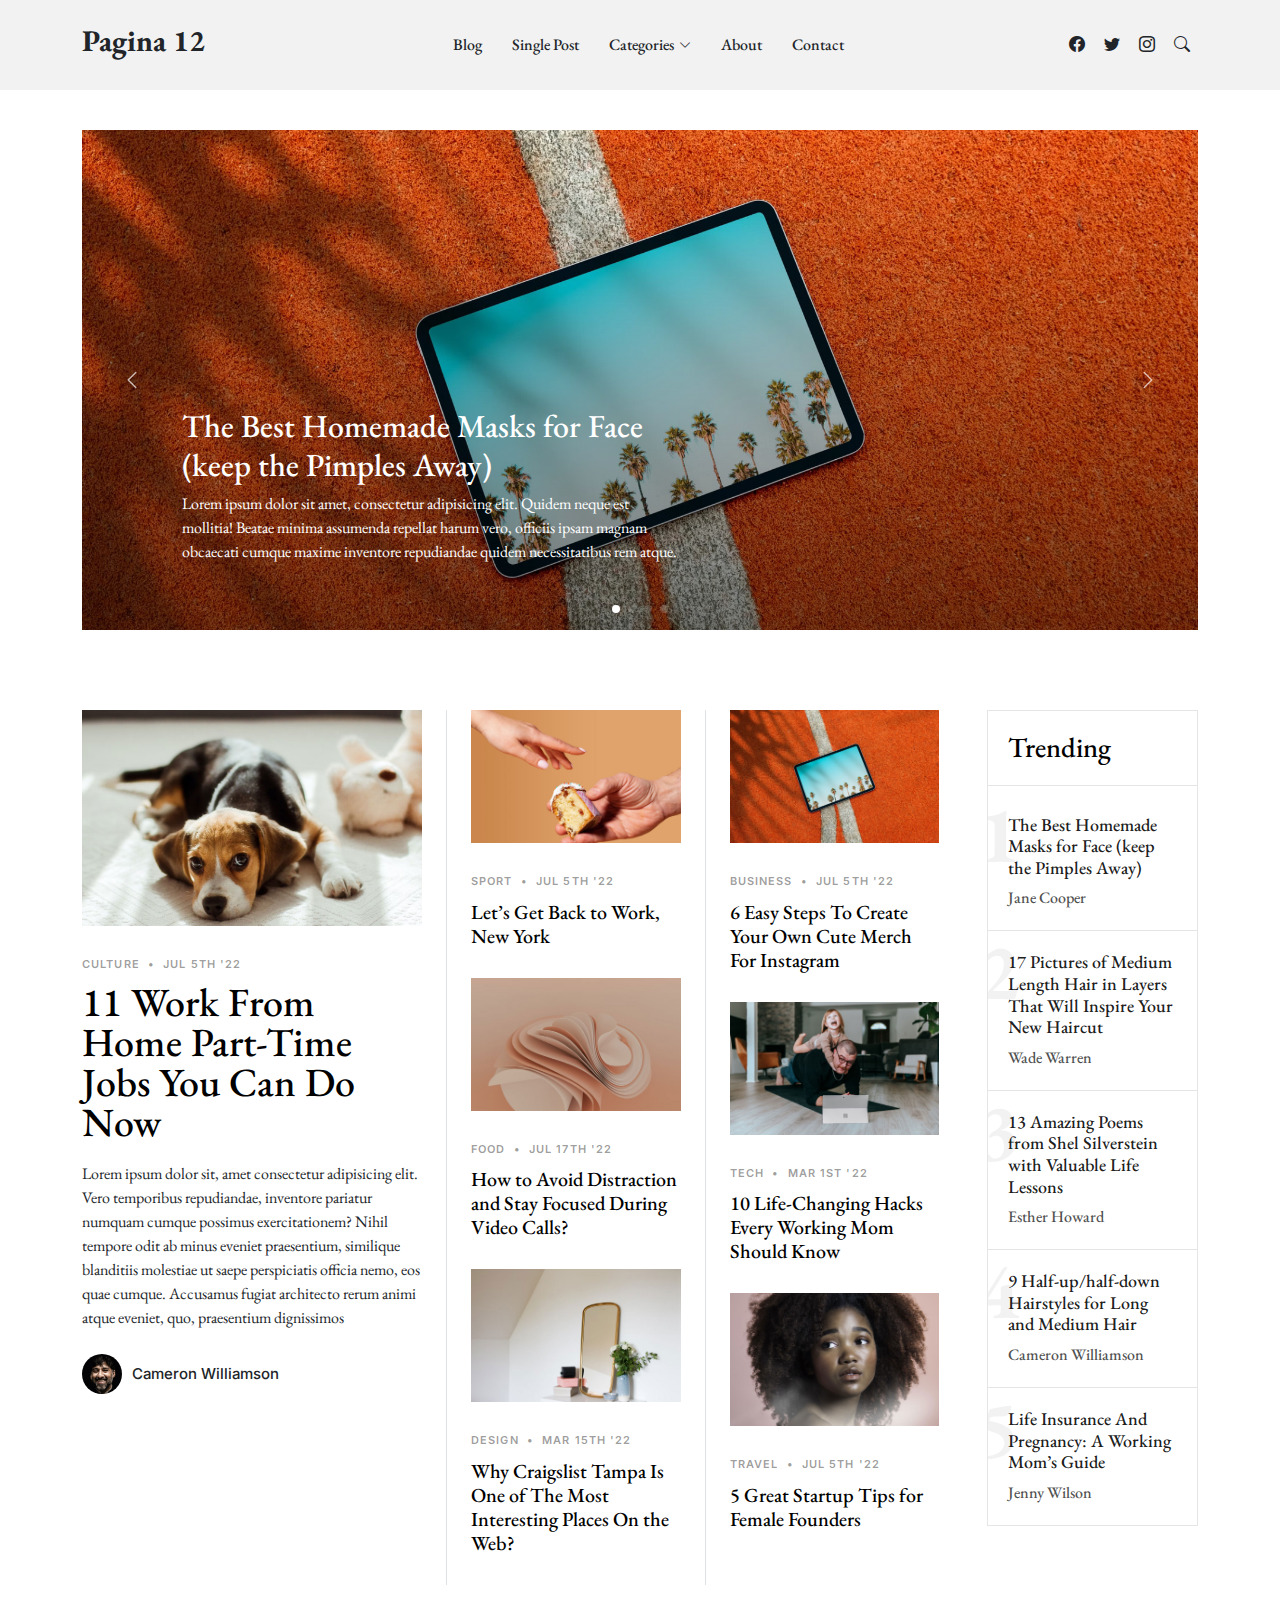
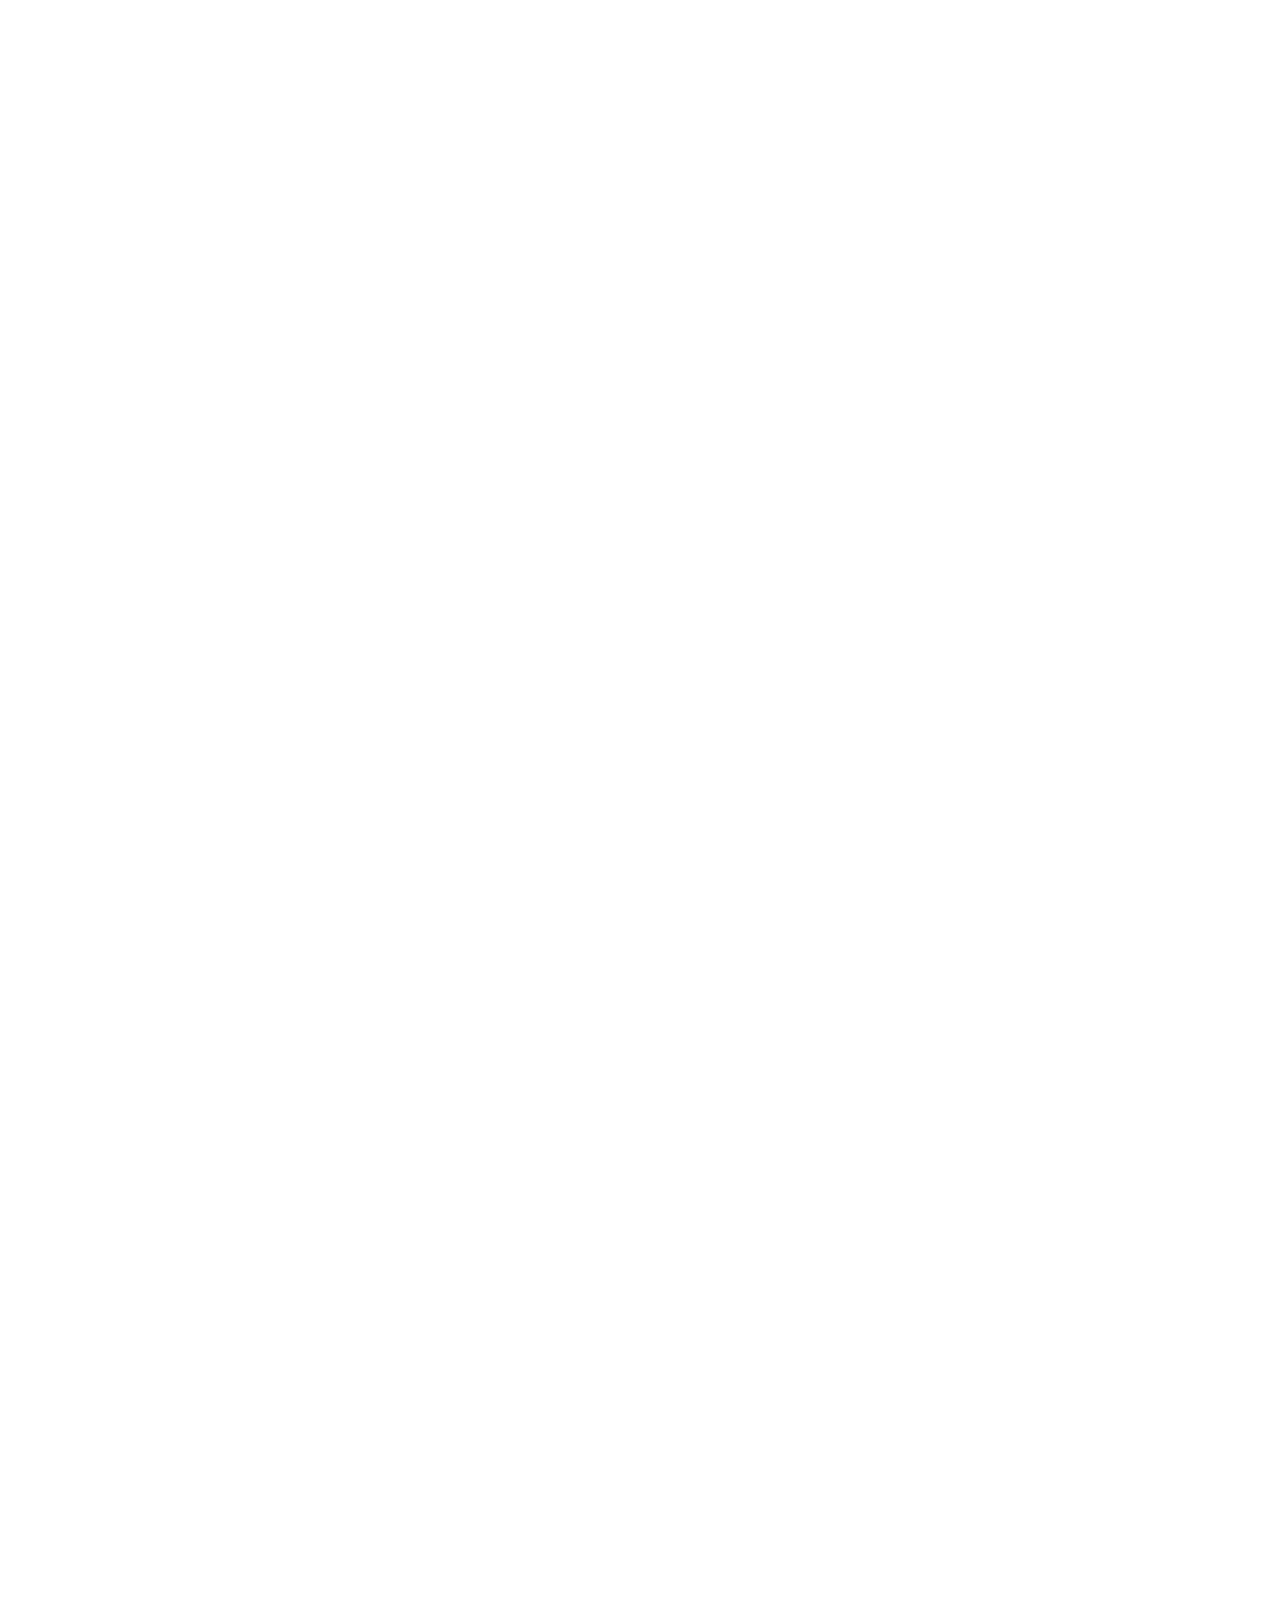
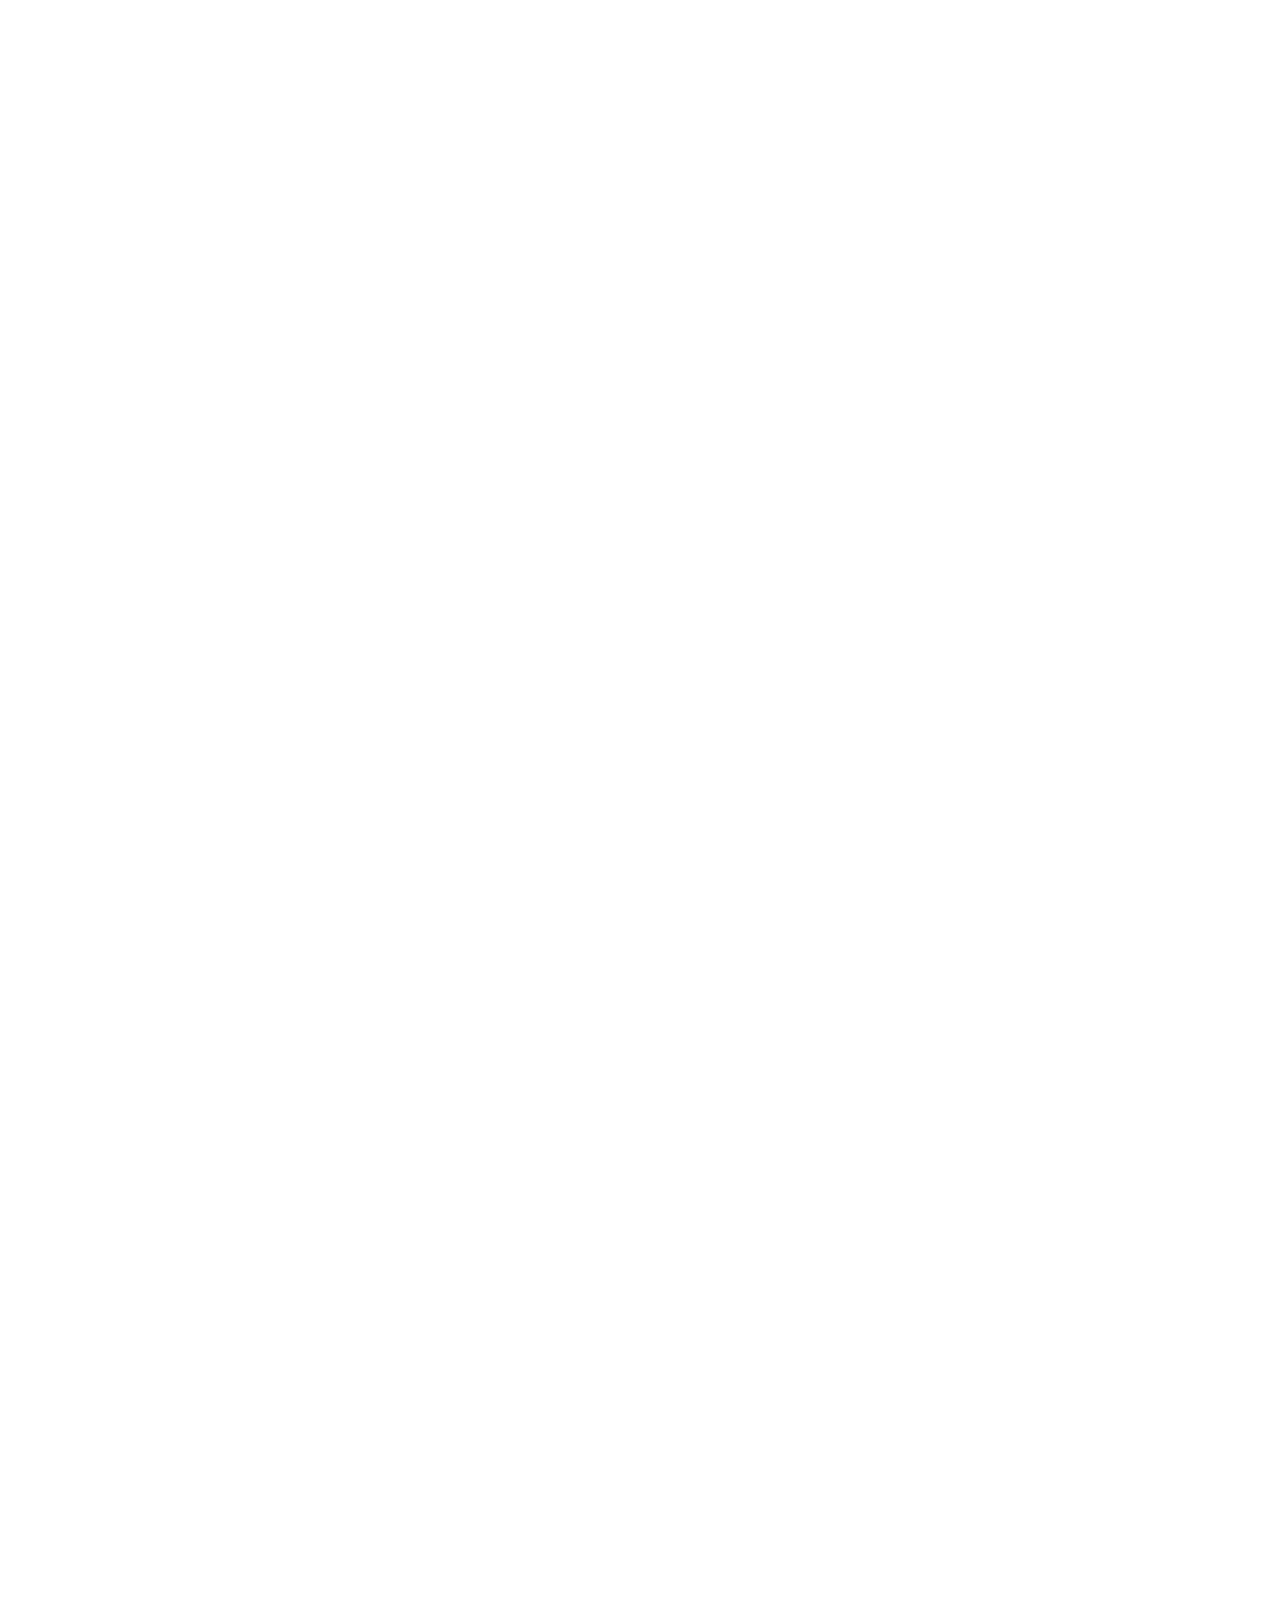
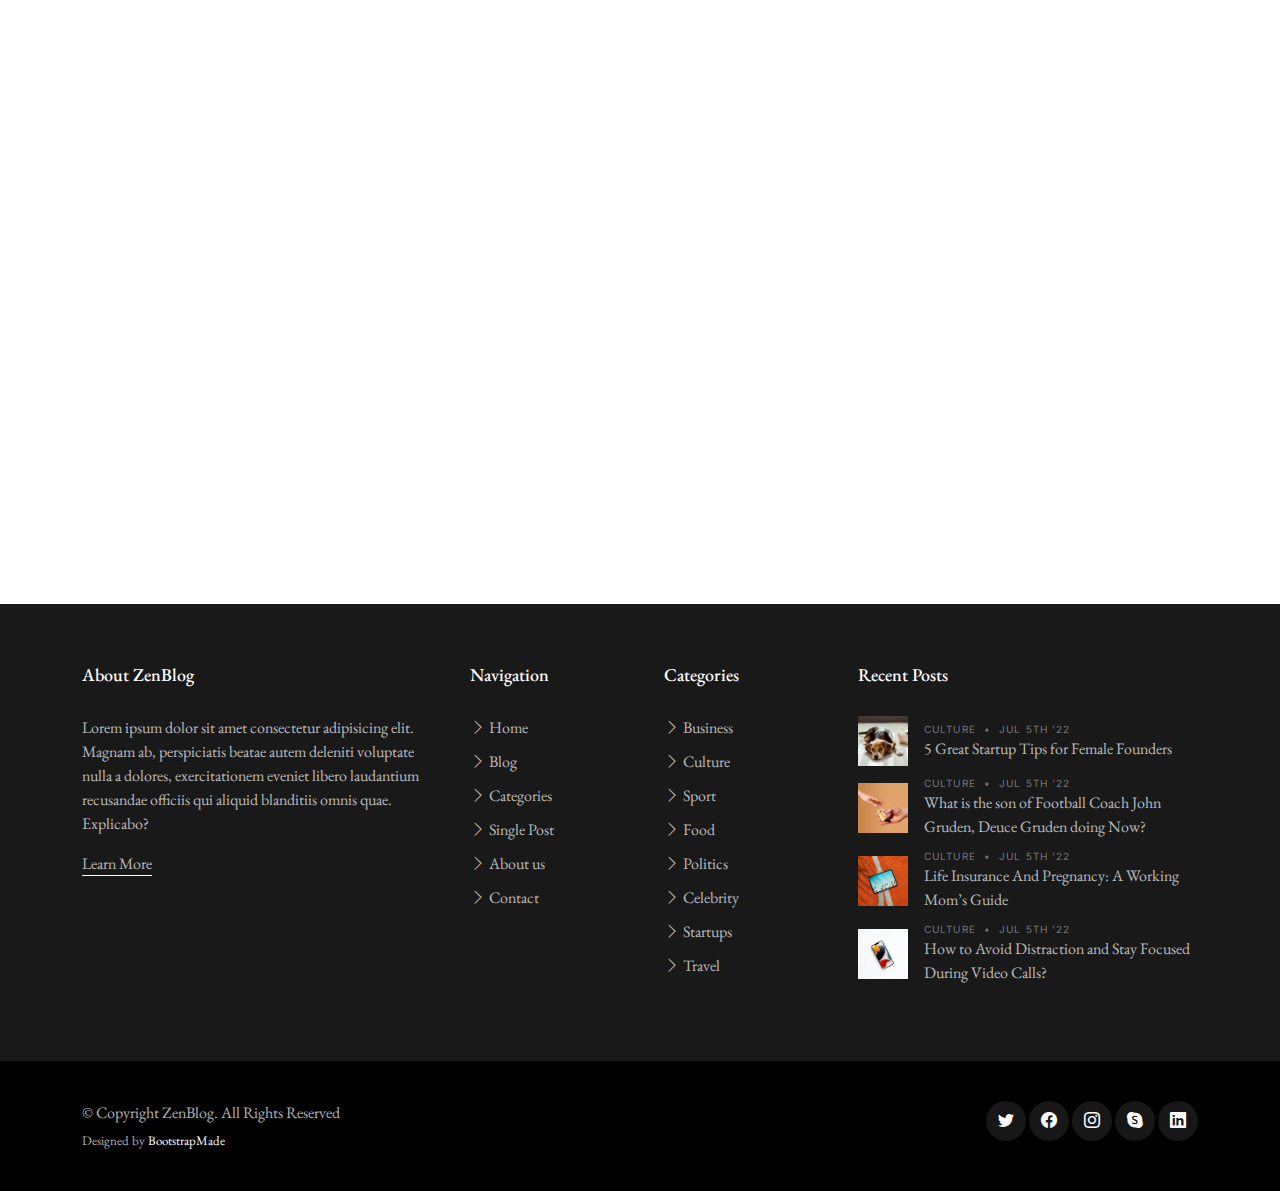
<file: index.html>
<!DOCTYPE html>
<html lang="en">

<head>
  <meta charset="utf-8">
  <meta content="width=device-width, initial-scale=1.0" name="viewport">

  <title>ZenBlog Bootstrap Template - Index</title>
  <meta content="" name="description">
  <meta content="" name="keywords">

  <!-- Favicons -->
  <link href="assets/img/favicon.png" rel="icon">
  <link href="assets/img/apple-touch-icon.png" rel="apple-touch-icon">

  <!-- Google Fonts -->
  <link rel="preconnect" href="https://fonts.googleapis.com">
  <link rel="preconnect" href="https://fonts.gstatic.com" crossorigin>
  <link href="https://fonts.googleapis.com/css2?family=EB+Garamond:wght@400;500&family=Inter:wght@400;500&family=Playfair+Display:ital,wght@0,400;0,700;1,400;1,700&display=swap" rel="stylesheet">

  <!-- Vendor CSS Files -->
  <link href="assets/vendor/bootstrap/css/bootstrap.min.css" rel="stylesheet">
  <link href="assets/vendor/bootstrap-icons/bootstrap-icons.css" rel="stylesheet">
  <link href="assets/vendor/swiper/swiper-bundle.min.css" rel="stylesheet">
  <link href="assets/vendor/glightbox/css/glightbox.min.css" rel="stylesheet">
  <link href="assets/vendor/aos/aos.css" rel="stylesheet">

  <!-- Template Main CSS Files -->
  <link href="assets/css/variables.css" rel="stylesheet">
  <link href="assets/css/main.css" rel="stylesheet">

  <!-- =======================================================
  * Template Name: ZenBlog
  * Updated: May 30 2023 with Bootstrap v5.3.0
  * Template URL: https://bootstrapmade.com/zenblog-bootstrap-blog-template/
  * Author: BootstrapMade.com
  * License: https:///bootstrapmade.com/license/
  ======================================================== -->
</head>

<body>

  <!-- ======= Header ======= -->
  <header id="header" class="header d-flex align-items-center fixed-top">
    <div class="container-fluid container-xl d-flex align-items-center justify-content-between">

      <a href="index.html" class="logo d-flex align-items-center">
        <!-- Uncomment the line below if you also wish to use an image logo -->
        <!-- <img src="assets/img/logo.png" alt=""> -->
        <h1>Pagina 12</h1>
      </a>

      <nav id="navbar" class="navbar">
        <ul>
          <li><a href="index.html">Blog</a></li>
          <li><a href="single-post.html">Single Post</a></li>
          <li class="dropdown"><a href="category.html"><span>Categories</span> <i class="bi bi-chevron-down dropdown-indicator"></i></a>
            <ul>
              <li><a href="search-result.html">Search Result</a></li>
              <li><a href="#">Drop Down 1</a></li>
              <li class="dropdown"><a href="#"><span>Deep Drop Down</span> <i class="bi bi-chevron-down dropdown-indicator"></i></a>
                <ul>
                  <li><a href="#">Deep Drop Down 1</a></li>
                  <li><a href="#">Deep Drop Down 2</a></li>
                  <li><a href="#">Deep Drop Down 3</a></li>
                  <li><a href="#">Deep Drop Down 4</a></li>
                  <li><a href="#">Deep Drop Down 5</a></li>
                </ul>
              </li>
              <li><a href="#">Drop Down 2</a></li>
              <li><a href="#">Drop Down 3</a></li>
              <li><a href="#">Drop Down 4</a></li>
            </ul>
          </li>

          <li><a href="about.html">About</a></li>
          <li><a href="contact.html">Contact</a></li>
        </ul>
      </nav><!-- .navbar -->

      <div class="position-relative">
        <a href="#" class="mx-2"><span class="bi-facebook"></span></a>
        <a href="#" class="mx-2"><span class="bi-twitter"></span></a>
        <a href="#" class="mx-2"><span class="bi-instagram"></span></a>

        <a href="#" class="mx-2 js-search-open"><span class="bi-search"></span></a>
        <i class="bi bi-list mobile-nav-toggle"></i>

        <!-- ======= Search Form ======= -->
        <div class="search-form-wrap js-search-form-wrap">
          <form action="search-result.html" class="search-form">
            <span class="icon bi-search"></span>
            <input type="text" placeholder="Search" class="form-control">
            <button class="btn js-search-close"><span class="bi-x"></span></button>
          </form>
        </div><!-- End Search Form -->

      </div>

    </div>

  </header><!-- End Header -->

  <main id="main">

    <!-- ======= Hero Slider Section ======= -->
    <section id="hero-slider" class="hero-slider">
      <div class="container-md" data-aos="fade-in">
        <div class="row">
          <div class="col-12">
            <div class="swiper sliderFeaturedPosts">
              <div class="swiper-wrapper">
                <div class="swiper-slide">
                  <a href="single-post.html" class="img-bg d-flex align-items-end" style="background-image: url('assets/img/post-slide-1.jpg');">
                    <div class="img-bg-inner">
                      <h2>The Best Homemade Masks for Face (keep the Pimples Away)</h2>
                      <p>Lorem ipsum dolor sit amet, consectetur adipisicing elit. Quidem neque est mollitia! Beatae minima assumenda repellat harum vero, officiis ipsam magnam obcaecati cumque maxime inventore repudiandae quidem necessitatibus rem atque.</p>
                    </div>
                  </a>
                </div>

                <div class="swiper-slide">
                  <a href="single-post.html" class="img-bg d-flex align-items-end" style="background-image: url('assets/img/post-slide-2.jpg');">
                    <div class="img-bg-inner">
                      <h2>17 Pictures of Medium Length Hair in Layers That Will Inspire Your New Haircut</h2>
                      <p>Lorem ipsum dolor sit amet, consectetur adipisicing elit. Quidem neque est mollitia! Beatae minima assumenda repellat harum vero, officiis ipsam magnam obcaecati cumque maxime inventore repudiandae quidem necessitatibus rem atque.</p>
                    </div>
                  </a>
                </div>

                <div class="swiper-slide">
                  <a href="single-post.html" class="img-bg d-flex align-items-end" style="background-image: url('assets/img/post-slide-3.jpg');">
                    <div class="img-bg-inner">
                      <h2>13 Amazing Poems from Shel Silverstein with Valuable Life Lessons</h2>
                      <p>Lorem ipsum dolor sit amet, consectetur adipisicing elit. Quidem neque est mollitia! Beatae minima assumenda repellat harum vero, officiis ipsam magnam obcaecati cumque maxime inventore repudiandae quidem necessitatibus rem atque.</p>
                    </div>
                  </a>
                </div>

                <div class="swiper-slide">
                  <a href="single-post.html" class="img-bg d-flex align-items-end" style="background-image: url('assets/img/post-slide-4.jpg');">
                    <div class="img-bg-inner">
                      <h2>9 Half-up/half-down Hairstyles for Long and Medium Hair</h2>
                      <p>Lorem ipsum dolor sit amet, consectetur adipisicing elit. Quidem neque est mollitia! Beatae minima assumenda repellat harum vero, officiis ipsam magnam obcaecati cumque maxime inventore repudiandae quidem necessitatibus rem atque.</p>
                    </div>
                  </a>
                </div>
              </div>
              <div class="custom-swiper-button-next">
                <span class="bi-chevron-right"></span>
              </div>
              <div class="custom-swiper-button-prev">
                <span class="bi-chevron-left"></span>
              </div>

              <div class="swiper-pagination"></div>
            </div>
          </div>
        </div>
      </div>
    </section><!-- End Hero Slider Section -->

    <!-- ======= Post Grid Section ======= -->
    <section id="posts" class="posts">
      <div class="container" data-aos="fade-up">
        <div class="row g-5">
          <div class="col-lg-4">
            <div class="post-entry-1 lg">
              <a href="single-post.html"><img src="assets/img/post-landscape-1.jpg" alt="" class="img-fluid"></a>
              <div class="post-meta"><span class="date">Culture</span> <span class="mx-1">&bullet;</span> <span>Jul 5th '22</span></div>
              <h2><a href="single-post.html">11 Work From Home Part-Time Jobs You Can Do Now</a></h2>
              <p class="mb-4 d-block">Lorem ipsum dolor sit, amet consectetur adipisicing elit. Vero temporibus repudiandae, inventore pariatur numquam cumque possimus exercitationem? Nihil tempore odit ab minus eveniet praesentium, similique blanditiis molestiae ut saepe perspiciatis officia nemo, eos quae cumque. Accusamus fugiat architecto rerum animi atque eveniet, quo, praesentium dignissimos</p>

              <div class="d-flex align-items-center author">
                <div class="photo"><img src="assets/img/person-1.jpg" alt="" class="img-fluid"></div>
                <div class="name">
                  <h3 class="m-0 p-0">Cameron Williamson</h3>
                </div>
              </div>
            </div>

          </div>

          <div class="col-lg-8">
            <div class="row g-5">
              <div class="col-lg-4 border-start custom-border">
                <div class="post-entry-1">
                  <a href="single-post.html"><img src="assets/img/post-landscape-2.jpg" alt="" class="img-fluid"></a>
                  <div class="post-meta"><span class="date">Sport</span> <span class="mx-1">&bullet;</span> <span>Jul 5th '22</span></div>
                  <h2><a href="single-post.html">Let’s Get Back to Work, New York</a></h2>
                </div>
                <div class="post-entry-1">
                  <a href="single-post.html"><img src="assets/img/post-landscape-5.jpg" alt="" class="img-fluid"></a>
                  <div class="post-meta"><span class="date">Food</span> <span class="mx-1">&bullet;</span> <span>Jul 17th '22</span></div>
                  <h2><a href="single-post.html">How to Avoid Distraction and Stay Focused During Video Calls?</a></h2>
                </div>
                <div class="post-entry-1">
                  <a href="single-post.html"><img src="assets/img/post-landscape-7.jpg" alt="" class="img-fluid"></a>
                  <div class="post-meta"><span class="date">Design</span> <span class="mx-1">&bullet;</span> <span>Mar 15th '22</span></div>
                  <h2><a href="single-post.html">Why Craigslist Tampa Is One of The Most Interesting Places On the Web?</a></h2>
                </div>
              </div>
              <div class="col-lg-4 border-start custom-border">
                <div class="post-entry-1">
                  <a href="single-post.html"><img src="assets/img/post-landscape-3.jpg" alt="" class="img-fluid"></a>
                  <div class="post-meta"><span class="date">Business</span> <span class="mx-1">&bullet;</span> <span>Jul 5th '22</span></div>
                  <h2><a href="single-post.html">6 Easy Steps To Create Your Own Cute Merch For Instagram</a></h2>
                </div>
                <div class="post-entry-1">
                  <a href="single-post.html"><img src="assets/img/post-landscape-6.jpg" alt="" class="img-fluid"></a>
                  <div class="post-meta"><span class="date">Tech</span> <span class="mx-1">&bullet;</span> <span>Mar 1st '22</span></div>
                  <h2><a href="single-post.html">10 Life-Changing Hacks Every Working Mom Should Know</a></h2>
                </div>
                <div class="post-entry-1">
                  <a href="single-post.html"><img src="assets/img/post-landscape-8.jpg" alt="" class="img-fluid"></a>
                  <div class="post-meta"><span class="date">Travel</span> <span class="mx-1">&bullet;</span> <span>Jul 5th '22</span></div>
                  <h2><a href="single-post.html">5 Great Startup Tips for Female Founders</a></h2>
                </div>
              </div>

              <!-- Trending Section -->
              <div class="col-lg-4">

                <div class="trending">
                  <h3>Trending</h3>
                  <ul class="trending-post">
                    <li>
                      <a href="single-post.html">
                        <span class="number">1</span>
                        <h3>The Best Homemade Masks for Face (keep the Pimples Away)</h3>
                        <span class="author">Jane Cooper</span>
                      </a>
                    </li>
                    <li>
                      <a href="single-post.html">
                        <span class="number">2</span>
                        <h3>17 Pictures of Medium Length Hair in Layers That Will Inspire Your New Haircut</h3>
                        <span class="author">Wade Warren</span>
                      </a>
                    </li>
                    <li>
                      <a href="single-post.html">
                        <span class="number">3</span>
                        <h3>13 Amazing Poems from Shel Silverstein with Valuable Life Lessons</h3>
                        <span class="author">Esther Howard</span>
                      </a>
                    </li>
                    <li>
                      <a href="single-post.html">
                        <span class="number">4</span>
                        <h3>9 Half-up/half-down Hairstyles for Long and Medium Hair</h3>
                        <span class="author">Cameron Williamson</span>
                      </a>
                    </li>
                    <li>
                      <a href="single-post.html">
                        <span class="number">5</span>
                        <h3>Life Insurance And Pregnancy: A Working Mom’s Guide</h3>
                        <span class="author">Jenny Wilson</span>
                      </a>
                    </li>
                  </ul>
                </div>

              </div> <!-- End Trending Section -->
            </div>
          </div>

        </div> <!-- End .row -->
      </div>
    </section> <!-- End Post Grid Section -->

    <!-- ======= Culture Category Section ======= -->
    <section class="category-section">
      <div class="container" data-aos="fade-up">

        <div class="section-header d-flex justify-content-between align-items-center mb-5">
          <h2>Culture</h2>
          <div><a href="category.html" class="more">See All Culture</a></div>
        </div>

        <div class="row">
          <div class="col-md-9">

            <div class="d-lg-flex post-entry-2">
              <a href="single-post.html" class="me-4 thumbnail mb-4 mb-lg-0 d-inline-block">
                <img src="assets/img/post-landscape-6.jpg" alt="" class="img-fluid">
              </a>
              <div>
                <div class="post-meta"><span class="date">Culture</span> <span class="mx-1">&bullet;</span> <span>Jul 5th '22</span></div>
                <h3><a href="single-post.html">What is the son of Football Coach John Gruden, Deuce Gruden doing Now?</a></h3>
                <p>Lorem ipsum dolor sit amet consectetur adipisicing elit. Distinctio placeat exercitationem magni voluptates dolore. Tenetur fugiat voluptates quas, nobis error deserunt aliquam temporibus sapiente, laudantium dolorum itaque libero eos deleniti?</p>
                <div class="d-flex align-items-center author">
                  <div class="photo"><img src="assets/img/person-2.jpg" alt="" class="img-fluid"></div>
                  <div class="name">
                    <h3 class="m-0 p-0">Wade Warren</h3>
                  </div>
                </div>
              </div>
            </div>

            <div class="row">
              <div class="col-lg-4">
                <div class="post-entry-1 border-bottom">
                  <a href="single-post.html"><img src="assets/img/post-landscape-1.jpg" alt="" class="img-fluid"></a>
                  <div class="post-meta"><span class="date">Culture</span> <span class="mx-1">&bullet;</span> <span>Jul 5th '22</span></div>
                  <h2 class="mb-2"><a href="single-post.html">11 Work From Home Part-Time Jobs You Can Do Now</a></h2>
                  <span class="author mb-3 d-block">Jenny Wilson</span>
                  <p class="mb-4 d-block">Lorem ipsum dolor sit, amet consectetur adipisicing elit. Vero temporibus repudiandae, inventore pariatur numquam cumque possimus</p>
                </div>

                <div class="post-entry-1">
                  <div class="post-meta"><span class="date">Culture</span> <span class="mx-1">&bullet;</span> <span>Jul 5th '22</span></div>
                  <h2 class="mb-2"><a href="single-post.html">5 Great Startup Tips for Female Founders</a></h2>
                  <span class="author mb-3 d-block">Jenny Wilson</span>
                </div>
              </div>
              <div class="col-lg-8">
                <div class="post-entry-1">
                  <a href="single-post.html"><img src="assets/img/post-landscape-2.jpg" alt="" class="img-fluid"></a>
                  <div class="post-meta"><span class="date">Culture</span> <span class="mx-1">&bullet;</span> <span>Jul 5th '22</span></div>
                  <h2 class="mb-2"><a href="single-post.html">How to Avoid Distraction and Stay Focused During Video Calls?</a></h2>
                  <span class="author mb-3 d-block">Jenny Wilson</span>
                  <p class="mb-4 d-block">Lorem ipsum dolor sit, amet consectetur adipisicing elit. Vero temporibus repudiandae, inventore pariatur numquam cumque possimus</p>
                </div>
              </div>
            </div>
          </div>

          <div class="col-md-3">
            <div class="post-entry-1 border-bottom">
              <div class="post-meta"><span class="date">Culture</span> <span class="mx-1">&bullet;</span> <span>Jul 5th '22</span></div>
              <h2 class="mb-2"><a href="single-post.html">How to Avoid Distraction and Stay Focused During Video Calls?</a></h2>
              <span class="author mb-3 d-block">Jenny Wilson</span>
            </div>

            <div class="post-entry-1 border-bottom">
              <div class="post-meta"><span class="date">Culture</span> <span class="mx-1">&bullet;</span> <span>Jul 5th '22</span></div>
              <h2 class="mb-2"><a href="single-post.html">17 Pictures of Medium Length Hair in Layers That Will Inspire Your New Haircut</a></h2>
              <span class="author mb-3 d-block">Jenny Wilson</span>
            </div>

            <div class="post-entry-1 border-bottom">
              <div class="post-meta"><span class="date">Culture</span> <span class="mx-1">&bullet;</span> <span>Jul 5th '22</span></div>
              <h2 class="mb-2"><a href="single-post.html">9 Half-up/half-down Hairstyles for Long and Medium Hair</a></h2>
              <span class="author mb-3 d-block">Jenny Wilson</span>
            </div>

            <div class="post-entry-1 border-bottom">
              <div class="post-meta"><span class="date">Culture</span> <span class="mx-1">&bullet;</span> <span>Jul 5th '22</span></div>
              <h2 class="mb-2"><a href="single-post.html">Life Insurance And Pregnancy: A Working Mom’s Guide</a></h2>
              <span class="author mb-3 d-block">Jenny Wilson</span>
            </div>

            <div class="post-entry-1 border-bottom">
              <div class="post-meta"><span class="date">Culture</span> <span class="mx-1">&bullet;</span> <span>Jul 5th '22</span></div>
              <h2 class="mb-2"><a href="single-post.html">The Best Homemade Masks for Face (keep the Pimples Away)</a></h2>
              <span class="author mb-3 d-block">Jenny Wilson</span>
            </div>

            <div class="post-entry-1 border-bottom">
              <div class="post-meta"><span class="date">Culture</span> <span class="mx-1">&bullet;</span> <span>Jul 5th '22</span></div>
              <h2 class="mb-2"><a href="single-post.html">10 Life-Changing Hacks Every Working Mom Should Know</a></h2>
              <span class="author mb-3 d-block">Jenny Wilson</span>
            </div>
          </div>
        </div>
      </div>
    </section><!-- End Culture Category Section -->

    <!-- ======= Business Category Section ======= -->
    <section class="category-section">
      <div class="container" data-aos="fade-up">

        <div class="section-header d-flex justify-content-between align-items-center mb-5">
          <h2>Business</h2>
          <div><a href="category.html" class="more">See All Business</a></div>
        </div>

        <div class="row">
          <div class="col-md-9 order-md-2">

            <div class="d-lg-flex post-entry-2">
              <a href="single-post.html" class="me-4 thumbnail d-inline-block mb-4 mb-lg-0">
                <img src="assets/img/post-landscape-3.jpg" alt="" class="img-fluid">
              </a>
              <div>
                <div class="post-meta"><span class="date">Business</span> <span class="mx-1">&bullet;</span> <span>Jul 5th '22</span></div>
                <h3><a href="single-post.html">What is the son of Football Coach John Gruden, Deuce Gruden doing Now?</a></h3>
                <p>Lorem ipsum dolor sit amet consectetur adipisicing elit. Distinctio placeat exercitationem magni voluptates dolore. Tenetur fugiat voluptates quas, nobis error deserunt aliquam temporibus sapiente, laudantium dolorum itaque libero eos deleniti?</p>
                <div class="d-flex align-items-center author">
                  <div class="photo"><img src="assets/img/person-4.jpg" alt="" class="img-fluid"></div>
                  <div class="name">
                    <h3 class="m-0 p-0">Wade Warren</h3>
                  </div>
                </div>
              </div>
            </div>

            <div class="row">
              <div class="col-lg-4">
                <div class="post-entry-1 border-bottom">
                  <a href="single-post.html"><img src="assets/img/post-landscape-5.jpg" alt="" class="img-fluid"></a>
                  <div class="post-meta"><span class="date">Business</span> <span class="mx-1">&bullet;</span> <span>Jul 5th '22</span></div>
                  <h2 class="mb-2"><a href="single-post.html">11 Work From Home Part-Time Jobs You Can Do Now</a></h2>
                  <span class="author mb-3 d-block">Jenny Wilson</span>
                  <p class="mb-4 d-block">Lorem ipsum dolor sit, amet consectetur adipisicing elit. Vero temporibus repudiandae, inventore pariatur numquam cumque possimus</p>
                </div>

                <div class="post-entry-1">
                  <div class="post-meta"><span class="date">Business</span> <span class="mx-1">&bullet;</span> <span>Jul 5th '22</span></div>
                  <h2 class="mb-2"><a href="single-post.html">5 Great Startup Tips for Female Founders</a></h2>
                  <span class="author mb-3 d-block">Jenny Wilson</span>
                </div>
              </div>
              <div class="col-lg-8">
                <div class="post-entry-1">
                  <a href="single-post.html"><img src="assets/img/post-landscape-7.jpg" alt="" class="img-fluid"></a>
                  <div class="post-meta"><span class="date">Business</span> <span class="mx-1">&bullet;</span> <span>Jul 5th '22</span></div>
                  <h2 class="mb-2"><a href="single-post.html">How to Avoid Distraction and Stay Focused During Video Calls?</a></h2>
                  <span class="author mb-3 d-block">Jenny Wilson</span>
                  <p class="mb-4 d-block">Lorem ipsum dolor sit, amet consectetur adipisicing elit. Vero temporibus repudiandae, inventore pariatur numquam cumque possimus</p>
                </div>
              </div>
            </div>
          </div>
          <div class="col-md-3">
            <div class="post-entry-1 border-bottom">
              <div class="post-meta"><span class="date">Business</span> <span class="mx-1">&bullet;</span> <span>Jul 5th '22</span></div>
              <h2 class="mb-2"><a href="single-post.html">How to Avoid Distraction and Stay Focused During Video Calls?</a></h2>
              <span class="author mb-3 d-block">Jenny Wilson</span>
            </div>

            <div class="post-entry-1 border-bottom">
              <div class="post-meta"><span class="date">Business</span> <span class="mx-1">&bullet;</span> <span>Jul 5th '22</span></div>
              <h2 class="mb-2"><a href="single-post.html">17 Pictures of Medium Length Hair in Layers That Will Inspire Your New Haircut</a></h2>
              <span class="author mb-3 d-block">Jenny Wilson</span>
            </div>

            <div class="post-entry-1 border-bottom">
              <div class="post-meta"><span class="date">Business</span> <span class="mx-1">&bullet;</span> <span>Jul 5th '22</span></div>
              <h2 class="mb-2"><a href="single-post.html">9 Half-up/half-down Hairstyles for Long and Medium Hair</a></h2>
              <span class="author mb-3 d-block">Jenny Wilson</span>
            </div>

            <div class="post-entry-1 border-bottom">
              <div class="post-meta"><span class="date">Business</span> <span class="mx-1">&bullet;</span> <span>Jul 5th '22</span></div>
              <h2 class="mb-2"><a href="single-post.html">Life Insurance And Pregnancy: A Working Mom’s Guide</a></h2>
              <span class="author mb-3 d-block">Jenny Wilson</span>
            </div>

            <div class="post-entry-1 border-bottom">
              <div class="post-meta"><span class="date">Business</span> <span class="mx-1">&bullet;</span> <span>Jul 5th '22</span></div>
              <h2 class="mb-2"><a href="single-post.html">The Best Homemade Masks for Face (keep the Pimples Away)</a></h2>
              <span class="author mb-3 d-block">Jenny Wilson</span>
            </div>

            <div class="post-entry-1 border-bottom">
              <div class="post-meta"><span class="date">Business</span> <span class="mx-1">&bullet;</span> <span>Jul 5th '22</span></div>
              <h2 class="mb-2"><a href="single-post.html">10 Life-Changing Hacks Every Working Mom Should Know</a></h2>
              <span class="author mb-3 d-block">Jenny Wilson</span>
            </div>
          </div>
        </div>
      </div>
    </section><!-- End Business Category Section -->

    <!-- ======= Lifestyle Category Section ======= -->
    <section class="category-section">
      <div class="container" data-aos="fade-up">

        <div class="section-header d-flex justify-content-between align-items-center mb-5">
          <h2>Lifestyle</h2>
          <div><a href="category.html" class="more">See All Lifestyle</a></div>
        </div>

        <div class="row g-5">
          <div class="col-lg-4">
            <div class="post-entry-1 lg">
              <a href="single-post.html"><img src="assets/img/post-landscape-8.jpg" alt="" class="img-fluid"></a>
              <div class="post-meta"><span class="date">Lifestyle</span> <span class="mx-1">&bullet;</span> <span>Jul 5th '22</span></div>
              <h2><a href="single-post.html">11 Work From Home Part-Time Jobs You Can Do Now</a></h2>
              <p class="mb-4 d-block">Lorem ipsum dolor sit, amet consectetur adipisicing elit. Vero temporibus repudiandae, inventore pariatur numquam cumque possimus exercitationem? Nihil tempore odit ab minus eveniet praesentium, similique blanditiis molestiae ut saepe perspiciatis officia nemo, eos quae cumque. Accusamus fugiat architecto rerum animi atque eveniet, quo, praesentium dignissimos</p>

              <div class="d-flex align-items-center author">
                <div class="photo"><img src="assets/img/person-7.jpg" alt="" class="img-fluid"></div>
                <div class="name">
                  <h3 class="m-0 p-0">Esther Howard</h3>
                </div>
              </div>
            </div>

            <div class="post-entry-1 border-bottom">
              <div class="post-meta"><span class="date">Lifestyle</span> <span class="mx-1">&bullet;</span> <span>Jul 5th '22</span></div>
              <h2 class="mb-2"><a href="single-post.html">The Best Homemade Masks for Face (keep the Pimples Away)</a></h2>
              <span class="author mb-3 d-block">Jenny Wilson</span>
            </div>

            <div class="post-entry-1">
              <div class="post-meta"><span class="date">Lifestyle</span> <span class="mx-1">&bullet;</span> <span>Jul 5th '22</span></div>
              <h2 class="mb-2"><a href="single-post.html">10 Life-Changing Hacks Every Working Mom Should Know</a></h2>
              <span class="author mb-3 d-block">Jenny Wilson</span>
            </div>

          </div>

          <div class="col-lg-8">
            <div class="row g-5">
              <div class="col-lg-4 border-start custom-border">
                <div class="post-entry-1">
                  <a href="single-post.html"><img src="assets/img/post-landscape-6.jpg" alt="" class="img-fluid"></a>
                  <div class="post-meta"><span class="date">Lifestyle</span> <span class="mx-1">&bullet;</span> <span>Jul 5th '22</span></div>
                  <h2><a href="single-post.html">Let’s Get Back to Work, New York</a></h2>
                </div>
                <div class="post-entry-1">
                  <a href="single-post.html"><img src="assets/img/post-landscape-5.jpg" alt="" class="img-fluid"></a>
                  <div class="post-meta"><span class="date">Lifestyle</span> <span class="mx-1">&bullet;</span> <span>Jul 17th '22</span></div>
                  <h2><a href="single-post.html">How to Avoid Distraction and Stay Focused During Video Calls?</a></h2>
                </div>
                <div class="post-entry-1">
                  <a href="single-post.html"><img src="assets/img/post-landscape-4.jpg" alt="" class="img-fluid"></a>
                  <div class="post-meta"><span class="date">Lifestyle</span> <span class="mx-1">&bullet;</span> <span>Mar 15th '22</span></div>
                  <h2><a href="single-post.html">Why Craigslist Tampa Is One of The Most Interesting Places On the Web?</a></h2>
                </div>
              </div>
              <div class="col-lg-4 border-start custom-border">
                <div class="post-entry-1">
                  <a href="single-post.html"><img src="assets/img/post-landscape-3.jpg" alt="" class="img-fluid"></a>
                  <div class="post-meta"><span class="date">Lifestyle</span> <span class="mx-1">&bullet;</span> <span>Jul 5th '22</span></div>
                  <h2><a href="single-post.html">6 Easy Steps To Create Your Own Cute Merch For Instagram</a></h2>
                </div>
                <div class="post-entry-1">
                  <a href="single-post.html"><img src="assets/img/post-landscape-2.jpg" alt="" class="img-fluid"></a>
                  <div class="post-meta"><span class="date">Lifestyle</span> <span class="mx-1">&bullet;</span> <span>Mar 1st '22</span></div>
                  <h2><a href="single-post.html">10 Life-Changing Hacks Every Working Mom Should Know</a></h2>
                </div>
                <div class="post-entry-1">
                  <a href="single-post.html"><img src="assets/img/post-landscape-1.jpg" alt="" class="img-fluid"></a>
                  <div class="post-meta"><span class="date">Lifestyle</span> <span class="mx-1">&bullet;</span> <span>Jul 5th '22</span></div>
                  <h2><a href="single-post.html">5 Great Startup Tips for Female Founders</a></h2>
                </div>
              </div>
              <div class="col-lg-4">

                <div class="post-entry-1 border-bottom">
                  <div class="post-meta"><span class="date">Lifestyle</span> <span class="mx-1">&bullet;</span> <span>Jul 5th '22</span></div>
                  <h2 class="mb-2"><a href="single-post.html">How to Avoid Distraction and Stay Focused During Video Calls?</a></h2>
                  <span class="author mb-3 d-block">Jenny Wilson</span>
                </div>

                <div class="post-entry-1 border-bottom">
                  <div class="post-meta"><span class="date">Lifestyle</span> <span class="mx-1">&bullet;</span> <span>Jul 5th '22</span></div>
                  <h2 class="mb-2"><a href="single-post.html">17 Pictures of Medium Length Hair in Layers That Will Inspire Your New Haircut</a></h2>
                  <span class="author mb-3 d-block">Jenny Wilson</span>
                </div>

                <div class="post-entry-1 border-bottom">
                  <div class="post-meta"><span class="date">Lifestyle</span> <span class="mx-1">&bullet;</span> <span>Jul 5th '22</span></div>
                  <h2 class="mb-2"><a href="single-post.html">9 Half-up/half-down Hairstyles for Long and Medium Hair</a></h2>
                  <span class="author mb-3 d-block">Jenny Wilson</span>
                </div>

                <div class="post-entry-1 border-bottom">
                  <div class="post-meta"><span class="date">Lifestyle</span> <span class="mx-1">&bullet;</span> <span>Jul 5th '22</span></div>
                  <h2 class="mb-2"><a href="single-post.html">Life Insurance And Pregnancy: A Working Mom’s Guide</a></h2>
                  <span class="author mb-3 d-block">Jenny Wilson</span>
                </div>

                <div class="post-entry-1 border-bottom">
                  <div class="post-meta"><span class="date">Lifestyle</span> <span class="mx-1">&bullet;</span> <span>Jul 5th '22</span></div>
                  <h2 class="mb-2"><a href="single-post.html">The Best Homemade Masks for Face (keep the Pimples Away)</a></h2>
                  <span class="author mb-3 d-block">Jenny Wilson</span>
                </div>

                <div class="post-entry-1 border-bottom">
                  <div class="post-meta"><span class="date">Lifestyle</span> <span class="mx-1">&bullet;</span> <span>Jul 5th '22</span></div>
                  <h2 class="mb-2"><a href="single-post.html">10 Life-Changing Hacks Every Working Mom Should Know</a></h2>
                  <span class="author mb-3 d-block">Jenny Wilson</span>
                </div>

              </div>
            </div>
          </div>

        </div> <!-- End .row -->
      </div>
    </section><!-- End Lifestyle Category Section -->

  </main><!-- End #main -->

  <!-- ======= Footer ======= -->
  <footer id="footer" class="footer">

    <div class="footer-content">
      <div class="container">

        <div class="row g-5">
          <div class="col-lg-4">
            <h3 class="footer-heading">About ZenBlog</h3>
            <p>Lorem ipsum dolor sit amet consectetur adipisicing elit. Magnam ab, perspiciatis beatae autem deleniti voluptate nulla a dolores, exercitationem eveniet libero laudantium recusandae officiis qui aliquid blanditiis omnis quae. Explicabo?</p>
            <p><a href="about.html" class="footer-link-more">Learn More</a></p>
          </div>
          <div class="col-6 col-lg-2">
            <h3 class="footer-heading">Navigation</h3>
            <ul class="footer-links list-unstyled">
              <li><a href="index.html"><i class="bi bi-chevron-right"></i> Home</a></li>
              <li><a href="index.html"><i class="bi bi-chevron-right"></i> Blog</a></li>
              <li><a href="category.html"><i class="bi bi-chevron-right"></i> Categories</a></li>
              <li><a href="single-post.html"><i class="bi bi-chevron-right"></i> Single Post</a></li>
              <li><a href="about.html"><i class="bi bi-chevron-right"></i> About us</a></li>
              <li><a href="contact.html"><i class="bi bi-chevron-right"></i> Contact</a></li>
            </ul>
          </div>
          <div class="col-6 col-lg-2">
            <h3 class="footer-heading">Categories</h3>
            <ul class="footer-links list-unstyled">
              <li><a href="category.html"><i class="bi bi-chevron-right"></i> Business</a></li>
              <li><a href="category.html"><i class="bi bi-chevron-right"></i> Culture</a></li>
              <li><a href="category.html"><i class="bi bi-chevron-right"></i> Sport</a></li>
              <li><a href="category.html"><i class="bi bi-chevron-right"></i> Food</a></li>
              <li><a href="category.html"><i class="bi bi-chevron-right"></i> Politics</a></li>
              <li><a href="category.html"><i class="bi bi-chevron-right"></i> Celebrity</a></li>
              <li><a href="category.html"><i class="bi bi-chevron-right"></i> Startups</a></li>
              <li><a href="category.html"><i class="bi bi-chevron-right"></i> Travel</a></li>

            </ul>
          </div>

          <div class="col-lg-4">
            <h3 class="footer-heading">Recent Posts</h3>

            <ul class="footer-links footer-blog-entry list-unstyled">
              <li>
                <a href="single-post.html" class="d-flex align-items-center">
                  <img src="assets/img/post-sq-1.jpg" alt="" class="img-fluid me-3">
                  <div>
                    <div class="post-meta d-block"><span class="date">Culture</span> <span class="mx-1">&bullet;</span> <span>Jul 5th '22</span></div>
                    <span>5 Great Startup Tips for Female Founders</span>
                  </div>
                </a>
              </li>

              <li>
                <a href="single-post.html" class="d-flex align-items-center">
                  <img src="assets/img/post-sq-2.jpg" alt="" class="img-fluid me-3">
                  <div>
                    <div class="post-meta d-block"><span class="date">Culture</span> <span class="mx-1">&bullet;</span> <span>Jul 5th '22</span></div>
                    <span>What is the son of Football Coach John Gruden, Deuce Gruden doing Now?</span>
                  </div>
                </a>
              </li>

              <li>
                <a href="single-post.html" class="d-flex align-items-center">
                  <img src="assets/img/post-sq-3.jpg" alt="" class="img-fluid me-3">
                  <div>
                    <div class="post-meta d-block"><span class="date">Culture</span> <span class="mx-1">&bullet;</span> <span>Jul 5th '22</span></div>
                    <span>Life Insurance And Pregnancy: A Working Mom’s Guide</span>
                  </div>
                </a>
              </li>

              <li>
                <a href="single-post.html" class="d-flex align-items-center">
                  <img src="assets/img/post-sq-4.jpg" alt="" class="img-fluid me-3">
                  <div>
                    <div class="post-meta d-block"><span class="date">Culture</span> <span class="mx-1">&bullet;</span> <span>Jul 5th '22</span></div>
                    <span>How to Avoid Distraction and Stay Focused During Video Calls?</span>
                  </div>
                </a>
              </li>

            </ul>

          </div>
        </div>
      </div>
    </div>

    <div class="footer-legal">
      <div class="container">

        <div class="row justify-content-between">
          <div class="col-md-6 text-center text-md-start mb-3 mb-md-0">
            <div class="copyright">
              © Copyright <strong><span>ZenBlog</span></strong>. All Rights Reserved
            </div>

            <div class="credits">
              <!-- All the links in the footer should remain intact. -->
              <!-- You can delete the links only if you purchased the pro version. -->
              <!-- Licensing information: https://bootstrapmade.com/license/ -->
              <!-- Purchase the pro version with working PHP/AJAX contact form: https://bootstrapmade.com/herobiz-bootstrap-business-template/ -->
              Designed by <a href="https://bootstrapmade.com/">BootstrapMade</a>
            </div>

          </div>

          <div class="col-md-6">
            <div class="social-links mb-3 mb-lg-0 text-center text-md-end">
              <a href="#" class="twitter"><i class="bi bi-twitter"></i></a>
              <a href="#" class="facebook"><i class="bi bi-facebook"></i></a>
              <a href="#" class="instagram"><i class="bi bi-instagram"></i></a>
              <a href="#" class="google-plus"><i class="bi bi-skype"></i></a>
              <a href="#" class="linkedin"><i class="bi bi-linkedin"></i></a>
            </div>

          </div>

        </div>

      </div>
    </div>

  </footer>

  <a href="#" class="scroll-top d-flex align-items-center justify-content-center"><i class="bi bi-arrow-up-short"></i></a>

  <!-- Vendor JS Files -->
  <script src="assets/vendor/bootstrap/js/bootstrap.bundle.min.js"></script>
  <script src="assets/vendor/swiper/swiper-bundle.min.js"></script>
  <script src="assets/vendor/glightbox/js/glightbox.min.js"></script>
  <script src="assets/vendor/aos/aos.js"></script>
  <script src="assets/vendor/php-email-form/validate.js"></script>

  <!-- Template Main JS File -->
  <script src="assets/js/main.js"></script>

</body>

</html>
</file>
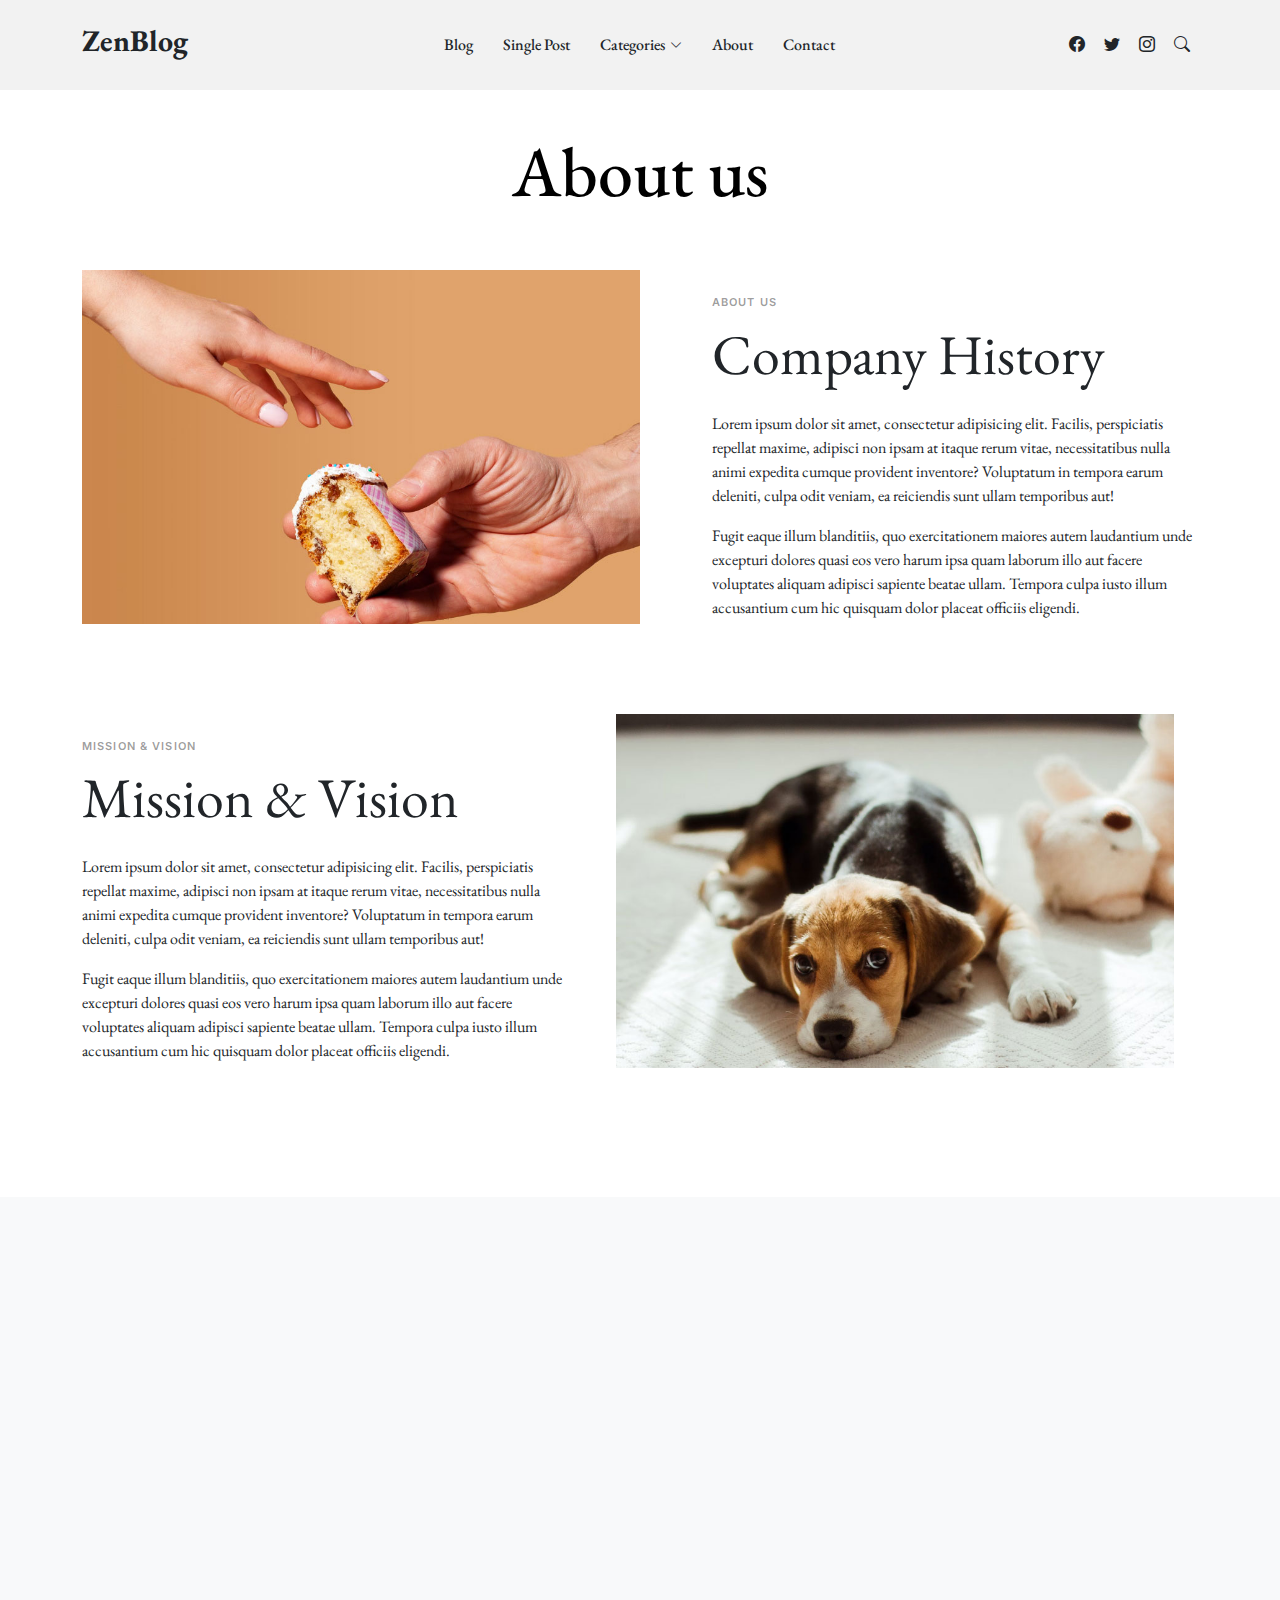
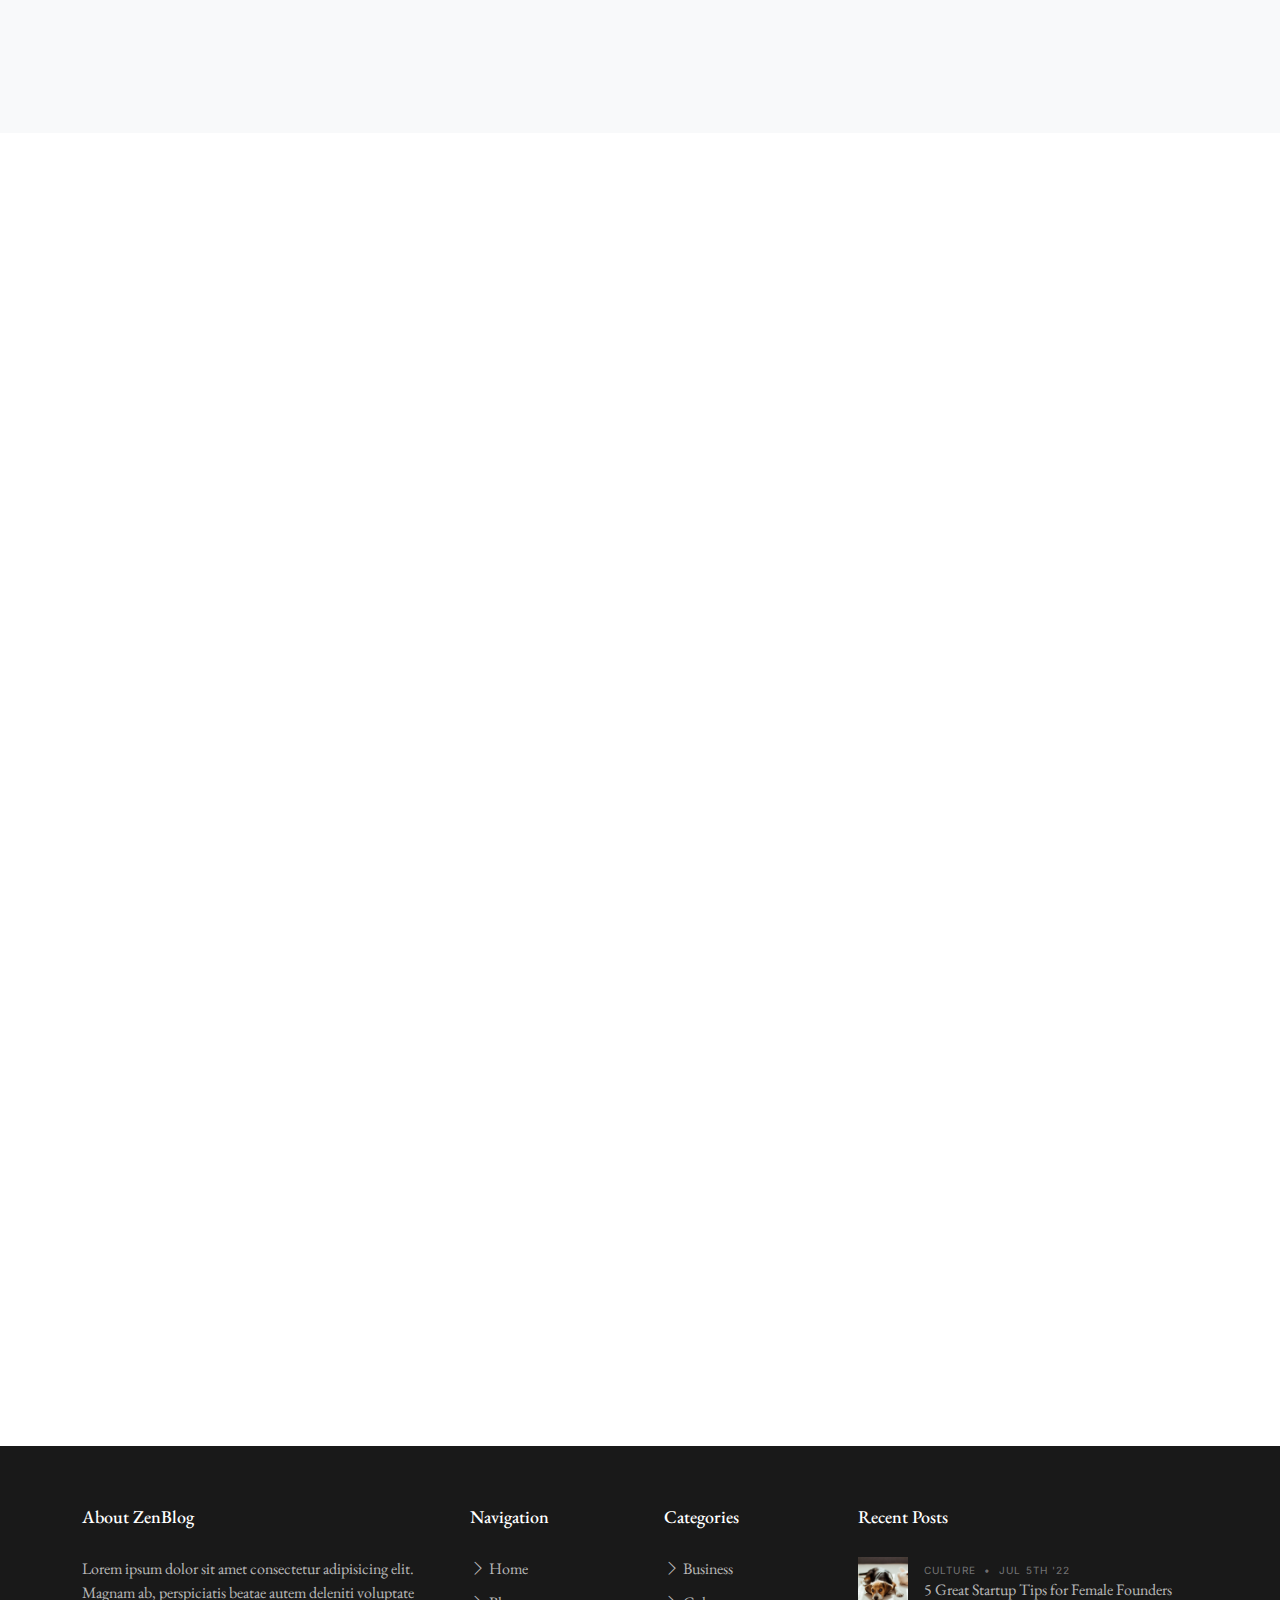
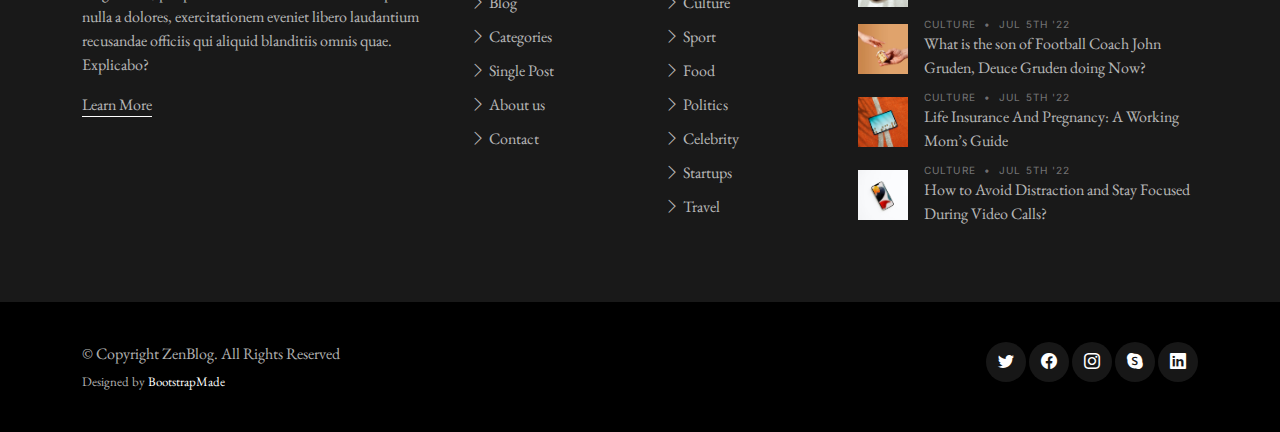
<file: about.html>
<!DOCTYPE html>
<html lang="en">

<head>
  <meta charset="utf-8">
  <meta content="width=device-width, initial-scale=1.0" name="viewport">

  <title>ZenBlog Bootstrap Template - About</title>
  <meta content="" name="description">
  <meta content="" name="keywords">

  <!-- Favicons -->
  <link href="assets/img/favicon.png" rel="icon">
  <link href="assets/img/apple-touch-icon.png" rel="apple-touch-icon">

  <!-- Google Fonts -->
  <link rel="preconnect" href="https://fonts.googleapis.com">
  <link rel="preconnect" href="https://fonts.gstatic.com" crossorigin>
  <link href="https://fonts.googleapis.com/css2?family=EB+Garamond:wght@400;500&family=Inter:wght@400;500&family=Playfair+Display:ital,wght@0,400;0,700;1,400;1,700&display=swap" rel="stylesheet">

  <!-- Vendor CSS Files -->
  <link href="assets/vendor/bootstrap/css/bootstrap.min.css" rel="stylesheet">
  <link href="assets/vendor/bootstrap-icons/bootstrap-icons.css" rel="stylesheet">
  <link href="assets/vendor/swiper/swiper-bundle.min.css" rel="stylesheet">
  <link href="assets/vendor/glightbox/css/glightbox.min.css" rel="stylesheet">
  <link href="assets/vendor/aos/aos.css" rel="stylesheet">

  <!-- Template Main CSS Files -->
  <link href="assets/css/variables.css" rel="stylesheet">
  <link href="assets/css/main.css" rel="stylesheet">

  <!-- =======================================================
  * Template Name: ZenBlog
  * Updated: May 30 2023 with Bootstrap v5.3.0
  * Template URL: https://bootstrapmade.com/zenblog-bootstrap-blog-template/
  * Author: BootstrapMade.com
  * License: https:///bootstrapmade.com/license/
  ======================================================== -->
</head>

<body>

  <!-- ======= Header ======= -->
  <header id="header" class="header d-flex align-items-center fixed-top">
    <div class="container-fluid container-xl d-flex align-items-center justify-content-between">

      <a href="index.html" class="logo d-flex align-items-center">
        <!-- Uncomment the line below if you also wish to use an image logo -->
        <!-- <img src="assets/img/logo.png" alt=""> -->
        <h1>ZenBlog</h1>
      </a>

      <nav id="navbar" class="navbar">
        <ul>
          <li><a href="index.html">Blog</a></li>
          <li><a href="single-post.html">Single Post</a></li>
          <li class="dropdown"><a href="category.html"><span>Categories</span> <i class="bi bi-chevron-down dropdown-indicator"></i></a>
            <ul>
              <li><a href="search-result.html">Search Result</a></li>
              <li><a href="#">Drop Down 1</a></li>
              <li class="dropdown"><a href="#"><span>Deep Drop Down</span> <i class="bi bi-chevron-down dropdown-indicator"></i></a>
                <ul>
                  <li><a href="#">Deep Drop Down 1</a></li>
                  <li><a href="#">Deep Drop Down 2</a></li>
                  <li><a href="#">Deep Drop Down 3</a></li>
                  <li><a href="#">Deep Drop Down 4</a></li>
                  <li><a href="#">Deep Drop Down 5</a></li>
                </ul>
              </li>
              <li><a href="#">Drop Down 2</a></li>
              <li><a href="#">Drop Down 3</a></li>
              <li><a href="#">Drop Down 4</a></li>
            </ul>
          </li>

          <li><a href="about.html">About</a></li>
          <li><a href="contact.html">Contact</a></li>
        </ul>
      </nav><!-- .navbar -->

      <div class="position-relative">
        <a href="#" class="mx-2"><span class="bi-facebook"></span></a>
        <a href="#" class="mx-2"><span class="bi-twitter"></span></a>
        <a href="#" class="mx-2"><span class="bi-instagram"></span></a>

        <a href="#" class="mx-2 js-search-open"><span class="bi-search"></span></a>
        <i class="bi bi-list mobile-nav-toggle"></i>

        <!-- ======= Search Form ======= -->
        <div class="search-form-wrap js-search-form-wrap">
          <form action="search-result.html" class="search-form">
            <span class="icon bi-search"></span>
            <input type="text" placeholder="Search" class="form-control">
            <button class="btn js-search-close"><span class="bi-x"></span></button>
          </form>
        </div><!-- End Search Form -->

      </div>

    </div>

  </header><!-- End Header -->

  <main id="main">
    <section>
      <div class="container" data-aos="fade-up">
        <div class="row">
          <div class="col-lg-12 text-center mb-5">
            <h1 class="page-title">About us</h1>
          </div>
        </div>

        <div class="row mb-5">

          <div class="d-md-flex post-entry-2 half">
            <a href="#" class="me-4 thumbnail">
              <img src="assets/img/post-landscape-2.jpg" alt="" class="img-fluid">
            </a>
            <div class="ps-md-5 mt-4 mt-md-0">
              <div class="post-meta mt-4">About us</div>
              <h2 class="mb-4 display-4">Company History</h2>

              <p>Lorem ipsum dolor sit amet, consectetur adipisicing elit. Facilis, perspiciatis repellat maxime, adipisci non ipsam at itaque rerum vitae, necessitatibus nulla animi expedita cumque provident inventore? Voluptatum in tempora earum deleniti, culpa odit veniam, ea reiciendis sunt ullam temporibus aut!</p>
              <p>Fugit eaque illum blanditiis, quo exercitationem maiores autem laudantium unde excepturi dolores quasi eos vero harum ipsa quam laborum illo aut facere voluptates aliquam adipisci sapiente beatae ullam. Tempora culpa iusto illum accusantium cum hic quisquam dolor placeat officiis eligendi.</p>
            </div>
          </div>

          <div class="d-md-flex post-entry-2 half mt-5">
            <a href="#" class="me-4 thumbnail order-2">
              <img src="assets/img/post-landscape-1.jpg" alt="" class="img-fluid">
            </a>
            <div class="pe-md-5 mt-4 mt-md-0">
              <div class="post-meta mt-4">Mission &amp; Vision</div>
              <h2 class="mb-4 display-4">Mission &amp; Vision</h2>

              <p>Lorem ipsum dolor sit amet, consectetur adipisicing elit. Facilis, perspiciatis repellat maxime, adipisci non ipsam at itaque rerum vitae, necessitatibus nulla animi expedita cumque provident inventore? Voluptatum in tempora earum deleniti, culpa odit veniam, ea reiciendis sunt ullam temporibus aut!</p>
              <p>Fugit eaque illum blanditiis, quo exercitationem maiores autem laudantium unde excepturi dolores quasi eos vero harum ipsa quam laborum illo aut facere voluptates aliquam adipisci sapiente beatae ullam. Tempora culpa iusto illum accusantium cum hic quisquam dolor placeat officiis eligendi.</p>
            </div>
          </div>

        </div>

      </div>
    </section>

    <section class="mb-5 bg-light py-5">
      <div class="container" data-aos="fade-up">
        <div class="row justify-content-between align-items-lg-center">
          <div class="col-lg-5 mb-4 mb-lg-0">
            <h2 class="display-4 mb-4">Latest News</h2>
            <p>Lorem ipsum dolor sit amet consectetur adipisicing elit. Sed, rem eaque vel est asperiores iste pariatur placeat molestias, rerum provident ea maiores debitis eum earum esse quas architecto! Minima, voluptatum! Minus tempora distinctio quo sint est blanditiis voluptate eos. Commodi dolore nesciunt culpa adipisci nemo expedita suscipit autem dolorum rerum?</p>
            <p>At magni dolore ullam odio sapiente ipsam, numquam eius minus animi inventore alias quam fugit corrupti error iste laboriosam dolorum culpa doloremque eligendi repellat iusto vel impedit odit cum. Sequi atque molestias nesciunt rem eum pariatur quibusdam deleniti saepe eius maiores porro quam, praesentium ipsa deserunt laboriosam adipisci. Optio, animi!</p>
            <p><a href="#" class="more">View All Blog Posts</a></p>
          </div>
          <div class="col-lg-6">
            <div class="row">
              <div class="col-6">
                <img src="assets/img/post-portrait-3.jpg" alt="" class="img-fluid mb-4">
              </div>
              <div class="col-6 mt-4">
                <img src="assets/img/post-portrait-4.jpg" alt="" class="img-fluid mb-4">
              </div>
            </div>
          </div>
        </div>
      </div>
    </section>

    <section>
      <div class="container" data-aos="fade-up">
        <div class="row">
          <div class="col-12 text-center mb-5">
            <div class="row justify-content-center">
              <div class="col-lg-6">
                <h2 class="display-4">Our Team</h2>
                <p>Lorem ipsum dolor sit amet consectetur adipisicing elit. Nihil sint sed, fugit distinctio ad eius itaque deserunt doloribus harum excepturi laudantium sit officiis et eaque blanditiis. Dolore natus excepturi recusandae.</p>
              </div>
            </div>
          </div>
          <div class="col-lg-4 text-center mb-5">
            <img src="assets/img/person-1.jpg" alt="" class="img-fluid rounded-circle w-50 mb-4">
            <h4>Cameron Williamson</h4>
            <span class="d-block mb-3 text-uppercase">Founder &amp; CEO</span>
            <p>Lorem ipsum dolor sit amet, consectetur adipisicing elit. Facilis, perspiciatis repellat maxime, adipisci non ipsam at itaque rerum vitae, necessitatibus nulla animi expedita cumque provident inventore? Voluptatum in tempora earum deleniti, culpa odit veniam, ea reiciendis sunt ullam temporibus aut!</p>
          </div>
          <div class="col-lg-4 text-center mb-5">
            <img src="assets/img/person-2.jpg" alt="" class="img-fluid rounded-circle w-50 mb-4">
            <h4>Wade Warren</h4>
            <span class="d-block mb-3 text-uppercase">Founder, VP</span>
            <p>Lorem ipsum dolor sit amet, consectetur adipisicing elit. Facilis, perspiciatis repellat maxime, adipisci non ipsam at itaque rerum vitae, necessitatibus nulla animi expedita cumque provident inventore? Voluptatum in tempora earum deleniti, culpa odit veniam, ea reiciendis sunt ullam temporibus aut!</p>
          </div>
          <div class="col-lg-4 text-center mb-5">
            <img src="assets/img/person-3.jpg" alt="" class="img-fluid rounded-circle w-50 mb-4">
            <h4>Jane Cooper</h4>
            <span class="d-block mb-3 text-uppercase">Editor Staff</span>
            <p>Lorem ipsum dolor sit amet, consectetur adipisicing elit. Facilis, perspiciatis repellat maxime, adipisci non ipsam at itaque rerum vitae, necessitatibus nulla animi expedita cumque provident inventore? Voluptatum in tempora earum deleniti, culpa odit veniam, ea reiciendis sunt ullam temporibus aut!</p>
          </div>
          <div class="col-lg-4 text-center mb-5">
            <img src="assets/img/person-4.jpg" alt="" class="img-fluid rounded-circle w-50 mb-4">
            <h4>Cameron Williamson</h4>
            <span class="d-block mb-3 text-uppercase">Editor Staff</span>
            <p>Lorem ipsum dolor sit amet, consectetur adipisicing elit. Facilis, perspiciatis repellat maxime, adipisci non ipsam at itaque rerum vitae, necessitatibus nulla animi expedita cumque provident inventore? Voluptatum in tempora earum deleniti, culpa odit veniam, ea reiciendis sunt ullam temporibus aut!</p>
          </div>
          <div class="col-lg-4 text-center mb-5">
            <img src="assets/img/person-5.jpg" alt="" class="img-fluid rounded-circle w-50 mb-4">
            <h4>Cameron Williamson</h4>
            <span class="d-block mb-3 text-uppercase">Editor Staff</span>
            <p>Lorem ipsum dolor sit amet, consectetur adipisicing elit. Facilis, perspiciatis repellat maxime, adipisci non ipsam at itaque rerum vitae, necessitatibus nulla animi expedita cumque provident inventore? Voluptatum in tempora earum deleniti, culpa odit veniam, ea reiciendis sunt ullam temporibus aut!</p>
          </div>
          <div class="col-lg-4 text-center mb-5">
            <img src="assets/img/person-6.jpg" alt="" class="img-fluid rounded-circle w-50 mb-4">
            <h4>Cameron Williamson</h4>
            <span class="d-block mb-3 text-uppercase">Editor Staff</span>
            <p>Lorem ipsum dolor sit amet, consectetur adipisicing elit. Facilis, perspiciatis repellat maxime, adipisci non ipsam at itaque rerum vitae, necessitatibus nulla animi expedita cumque provident inventore? Voluptatum in tempora earum deleniti, culpa odit veniam, ea reiciendis sunt ullam temporibus aut!</p>
          </div>
        </div>
      </div>
    </section>

  </main><!-- End #main -->

  <!-- ======= Footer ======= -->
  <footer id="footer" class="footer">

    <div class="footer-content">
      <div class="container">

        <div class="row g-5">
          <div class="col-lg-4">
            <h3 class="footer-heading">About ZenBlog</h3>
            <p>Lorem ipsum dolor sit amet consectetur adipisicing elit. Magnam ab, perspiciatis beatae autem deleniti voluptate nulla a dolores, exercitationem eveniet libero laudantium recusandae officiis qui aliquid blanditiis omnis quae. Explicabo?</p>
            <p><a href="about.html" class="footer-link-more">Learn More</a></p>
          </div>
          <div class="col-6 col-lg-2">
            <h3 class="footer-heading">Navigation</h3>
            <ul class="footer-links list-unstyled">
              <li><a href="index.html"><i class="bi bi-chevron-right"></i> Home</a></li>
              <li><a href="index.html"><i class="bi bi-chevron-right"></i> Blog</a></li>
              <li><a href="category.html"><i class="bi bi-chevron-right"></i> Categories</a></li>
              <li><a href="single-post.html"><i class="bi bi-chevron-right"></i> Single Post</a></li>
              <li><a href="about.html"><i class="bi bi-chevron-right"></i> About us</a></li>
              <li><a href="contact.html"><i class="bi bi-chevron-right"></i> Contact</a></li>
            </ul>
          </div>
          <div class="col-6 col-lg-2">
            <h3 class="footer-heading">Categories</h3>
            <ul class="footer-links list-unstyled">
              <li><a href="category.html"><i class="bi bi-chevron-right"></i> Business</a></li>
              <li><a href="category.html"><i class="bi bi-chevron-right"></i> Culture</a></li>
              <li><a href="category.html"><i class="bi bi-chevron-right"></i> Sport</a></li>
              <li><a href="category.html"><i class="bi bi-chevron-right"></i> Food</a></li>
              <li><a href="category.html"><i class="bi bi-chevron-right"></i> Politics</a></li>
              <li><a href="category.html"><i class="bi bi-chevron-right"></i> Celebrity</a></li>
              <li><a href="category.html"><i class="bi bi-chevron-right"></i> Startups</a></li>
              <li><a href="category.html"><i class="bi bi-chevron-right"></i> Travel</a></li>

            </ul>
          </div>

          <div class="col-lg-4">
            <h3 class="footer-heading">Recent Posts</h3>

            <ul class="footer-links footer-blog-entry list-unstyled">
              <li>
                <a href="single-post.html" class="d-flex align-items-center">
                  <img src="assets/img/post-sq-1.jpg" alt="" class="img-fluid me-3">
                  <div>
                    <div class="post-meta d-block"><span class="date">Culture</span> <span class="mx-1">&bullet;</span> <span>Jul 5th '22</span></div>
                    <span>5 Great Startup Tips for Female Founders</span>
                  </div>
                </a>
              </li>

              <li>
                <a href="single-post.html" class="d-flex align-items-center">
                  <img src="assets/img/post-sq-2.jpg" alt="" class="img-fluid me-3">
                  <div>
                    <div class="post-meta d-block"><span class="date">Culture</span> <span class="mx-1">&bullet;</span> <span>Jul 5th '22</span></div>
                    <span>What is the son of Football Coach John Gruden, Deuce Gruden doing Now?</span>
                  </div>
                </a>
              </li>

              <li>
                <a href="single-post.html" class="d-flex align-items-center">
                  <img src="assets/img/post-sq-3.jpg" alt="" class="img-fluid me-3">
                  <div>
                    <div class="post-meta d-block"><span class="date">Culture</span> <span class="mx-1">&bullet;</span> <span>Jul 5th '22</span></div>
                    <span>Life Insurance And Pregnancy: A Working Mom’s Guide</span>
                  </div>
                </a>
              </li>

              <li>
                <a href="single-post.html" class="d-flex align-items-center">
                  <img src="assets/img/post-sq-4.jpg" alt="" class="img-fluid me-3">
                  <div>
                    <div class="post-meta d-block"><span class="date">Culture</span> <span class="mx-1">&bullet;</span> <span>Jul 5th '22</span></div>
                    <span>How to Avoid Distraction and Stay Focused During Video Calls?</span>
                  </div>
                </a>
              </li>

            </ul>

          </div>
        </div>
      </div>
    </div>

    <div class="footer-legal">
      <div class="container">

        <div class="row justify-content-between">
          <div class="col-md-6 text-center text-md-start mb-3 mb-md-0">
            <div class="copyright">
              © Copyright <strong><span>ZenBlog</span></strong>. All Rights Reserved
            </div>

            <div class="credits">
              <!-- All the links in the footer should remain intact. -->
              <!-- You can delete the links only if you purchased the pro version. -->
              <!-- Licensing information: https://bootstrapmade.com/license/ -->
              <!-- Purchase the pro version with working PHP/AJAX contact form: https://bootstrapmade.com/herobiz-bootstrap-business-template/ -->
              Designed by <a href="https://bootstrapmade.com/">BootstrapMade</a>
            </div>

          </div>

          <div class="col-md-6">
            <div class="social-links mb-3 mb-lg-0 text-center text-md-end">
              <a href="#" class="twitter"><i class="bi bi-twitter"></i></a>
              <a href="#" class="facebook"><i class="bi bi-facebook"></i></a>
              <a href="#" class="instagram"><i class="bi bi-instagram"></i></a>
              <a href="#" class="google-plus"><i class="bi bi-skype"></i></a>
              <a href="#" class="linkedin"><i class="bi bi-linkedin"></i></a>
            </div>

          </div>

        </div>

      </div>
    </div>

  </footer>

  <a href="#" class="scroll-top d-flex align-items-center justify-content-center"><i class="bi bi-arrow-up-short"></i></a>

  <!-- Vendor JS Files -->
  <script src="assets/vendor/bootstrap/js/bootstrap.bundle.min.js"></script>
  <script src="assets/vendor/swiper/swiper-bundle.min.js"></script>
  <script src="assets/vendor/glightbox/js/glightbox.min.js"></script>
  <script src="assets/vendor/aos/aos.js"></script>
  <script src="assets/vendor/php-email-form/validate.js"></script>

  <!-- Template Main JS File -->
  <script src="assets/js/main.js"></script>

</body>

</html>
</file>
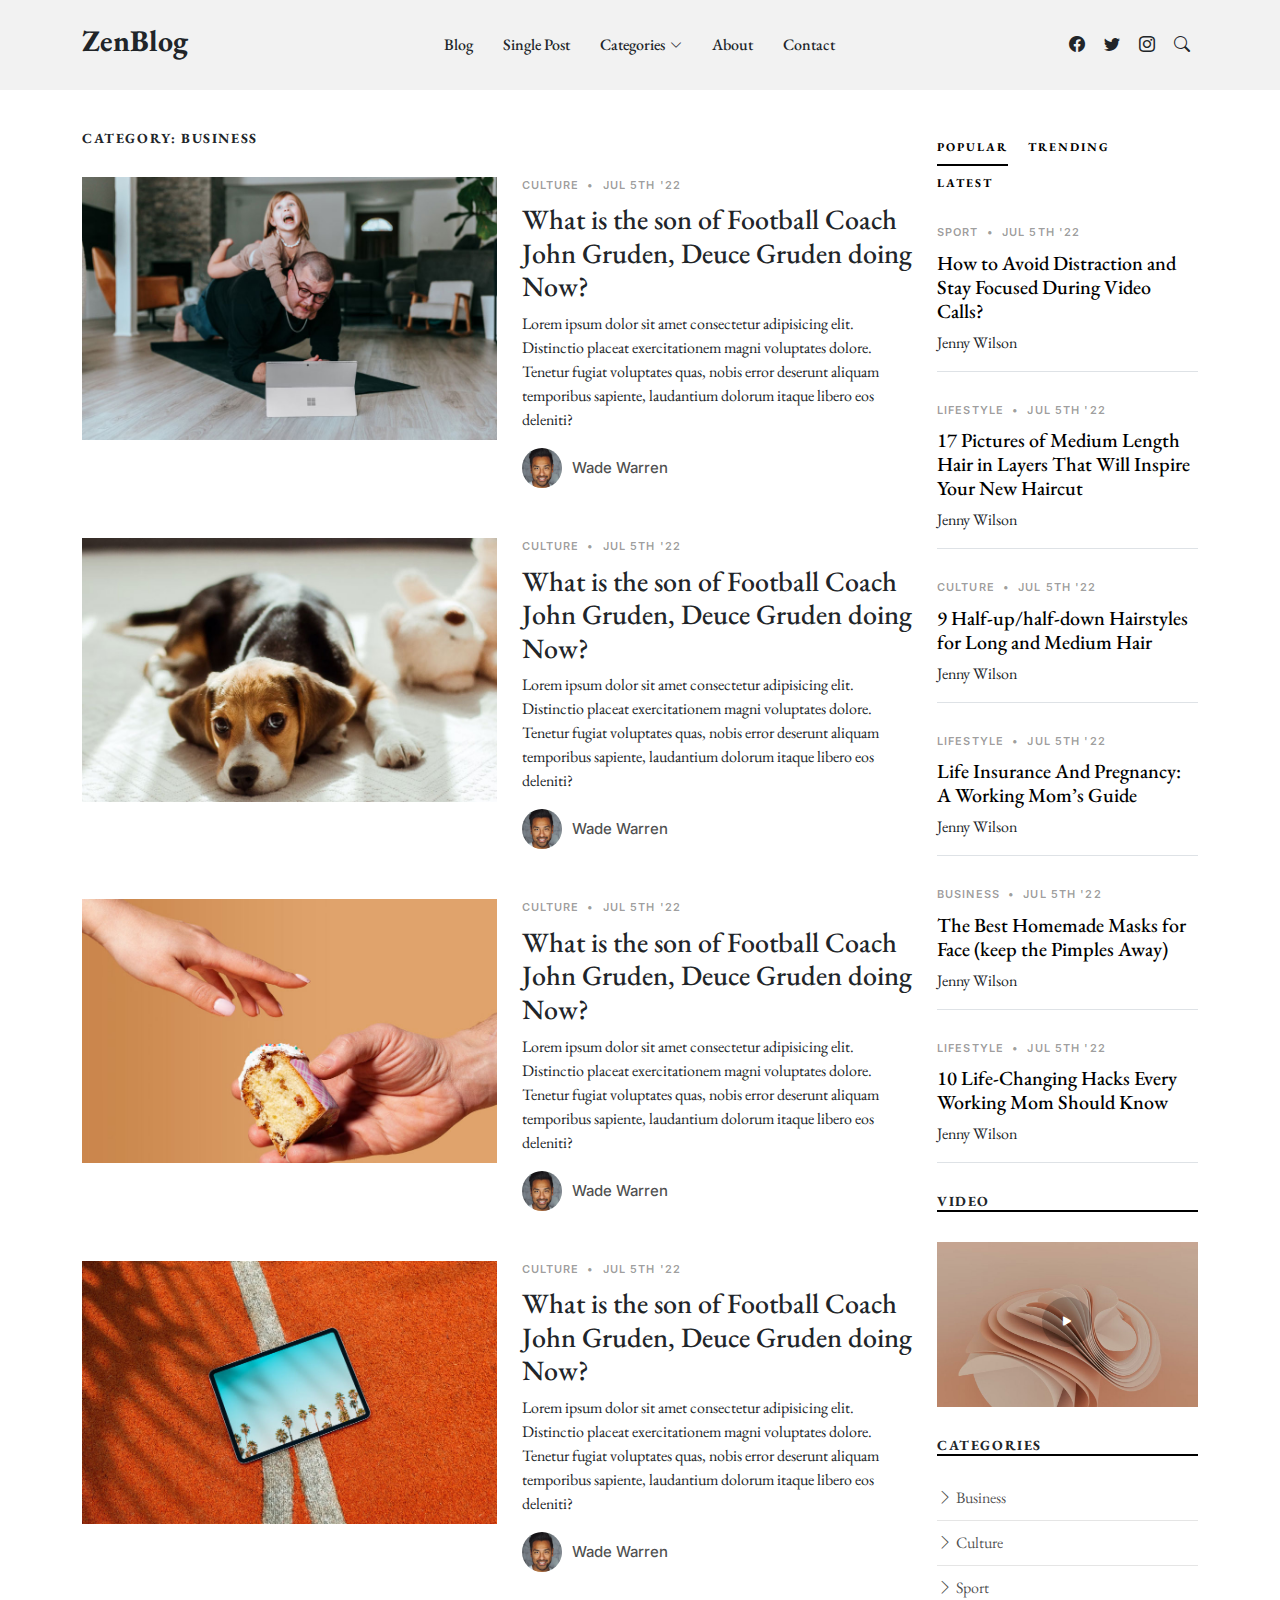
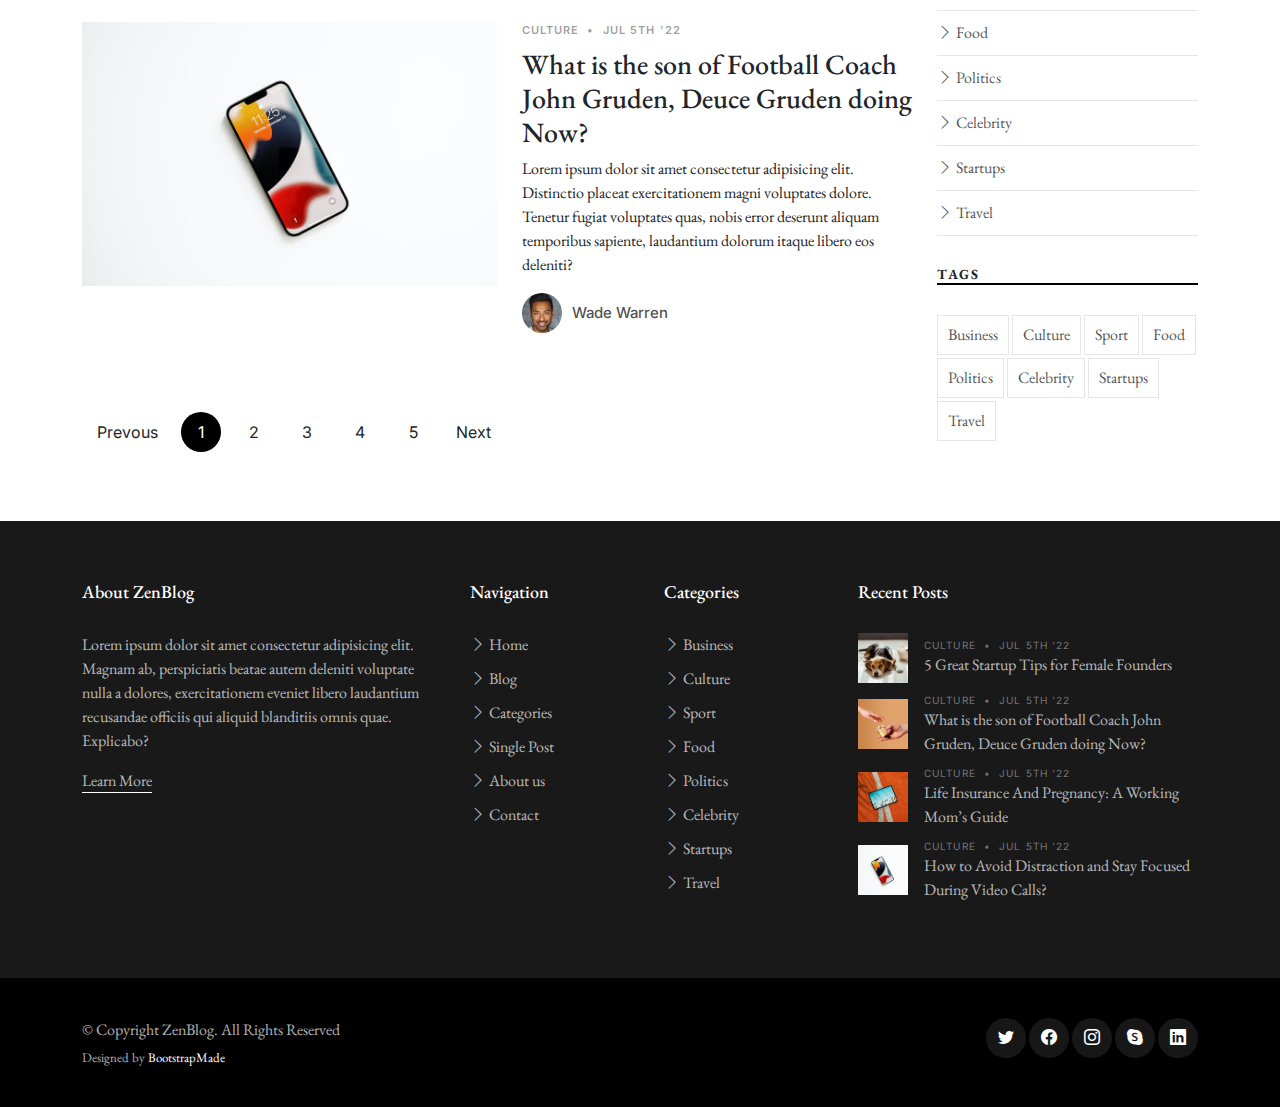
<file: category.html>
<!DOCTYPE html>
<html lang="en">

<head>
  <meta charset="utf-8">
  <meta content="width=device-width, initial-scale=1.0" name="viewport">

  <title>ZenBlog Bootstrap Template - Category</title>
  <meta content="" name="description">
  <meta content="" name="keywords">

  <!-- Favicons -->
  <link href="assets/img/favicon.png" rel="icon">
  <link href="assets/img/apple-touch-icon.png" rel="apple-touch-icon">

  <!-- Google Fonts -->
  <link rel="preconnect" href="https://fonts.googleapis.com">
  <link rel="preconnect" href="https://fonts.gstatic.com" crossorigin>
  <link href="https://fonts.googleapis.com/css2?family=EB+Garamond:wght@400;500&family=Inter:wght@400;500&family=Playfair+Display:ital,wght@0,400;0,700;1,400;1,700&display=swap" rel="stylesheet">

  <!-- Vendor CSS Files -->
  <link href="assets/vendor/bootstrap/css/bootstrap.min.css" rel="stylesheet">
  <link href="assets/vendor/bootstrap-icons/bootstrap-icons.css" rel="stylesheet">
  <link href="assets/vendor/swiper/swiper-bundle.min.css" rel="stylesheet">
  <link href="assets/vendor/glightbox/css/glightbox.min.css" rel="stylesheet">
  <link href="assets/vendor/aos/aos.css" rel="stylesheet">

  <!-- Template Main CSS Files -->
  <link href="assets/css/variables.css" rel="stylesheet">
  <link href="assets/css/main.css" rel="stylesheet">

  <!-- =======================================================
  * Template Name: ZenBlog
  * Updated: May 30 2023 with Bootstrap v5.3.0
  * Template URL: https://bootstrapmade.com/zenblog-bootstrap-blog-template/
  * Author: BootstrapMade.com
  * License: https:///bootstrapmade.com/license/
  ======================================================== -->
</head>

<body>

  <!-- ======= Header ======= -->
  <header id="header" class="header d-flex align-items-center fixed-top">
    <div class="container-fluid container-xl d-flex align-items-center justify-content-between">

      <a href="index.html" class="logo d-flex align-items-center">
        <!-- Uncomment the line below if you also wish to use an image logo -->
        <!-- <img src="assets/img/logo.png" alt=""> -->
        <h1>ZenBlog</h1>
      </a>

      <nav id="navbar" class="navbar">
        <ul>
          <li><a href="index.html">Blog</a></li>
          <li><a href="single-post.html">Single Post</a></li>
          <li class="dropdown"><a href="category.html"><span>Categories</span> <i class="bi bi-chevron-down dropdown-indicator"></i></a>
            <ul>
              <li><a href="search-result.html">Search Result</a></li>
              <li><a href="#">Drop Down 1</a></li>
              <li class="dropdown"><a href="#"><span>Deep Drop Down</span> <i class="bi bi-chevron-down dropdown-indicator"></i></a>
                <ul>
                  <li><a href="#">Deep Drop Down 1</a></li>
                  <li><a href="#">Deep Drop Down 2</a></li>
                  <li><a href="#">Deep Drop Down 3</a></li>
                  <li><a href="#">Deep Drop Down 4</a></li>
                  <li><a href="#">Deep Drop Down 5</a></li>
                </ul>
              </li>
              <li><a href="#">Drop Down 2</a></li>
              <li><a href="#">Drop Down 3</a></li>
              <li><a href="#">Drop Down 4</a></li>
            </ul>
          </li>

          <li><a href="about.html">About</a></li>
          <li><a href="contact.html">Contact</a></li>
        </ul>
      </nav><!-- .navbar -->

      <div class="position-relative">
        <a href="#" class="mx-2"><span class="bi-facebook"></span></a>
        <a href="#" class="mx-2"><span class="bi-twitter"></span></a>
        <a href="#" class="mx-2"><span class="bi-instagram"></span></a>

        <a href="#" class="mx-2 js-search-open"><span class="bi-search"></span></a>
        <i class="bi bi-list mobile-nav-toggle"></i>

        <!-- ======= Search Form ======= -->
        <div class="search-form-wrap js-search-form-wrap">
          <form action="search-result.html" class="search-form">
            <span class="icon bi-search"></span>
            <input type="text" placeholder="Search" class="form-control">
            <button class="btn js-search-close"><span class="bi-x"></span></button>
          </form>
        </div><!-- End Search Form -->

      </div>

    </div>

  </header><!-- End Header -->

  <main id="main">
    <section>
      <div class="container">
        <div class="row">

          <div class="col-md-9" data-aos="fade-up">
            <h3 class="category-title">Category: Business</h3>

            <div class="d-md-flex post-entry-2 half">
              <a href="single-post.html" class="me-4 thumbnail">
                <img src="assets/img/post-landscape-6.jpg" alt="" class="img-fluid">
              </a>
              <div>
                <div class="post-meta"><span class="date">Culture</span> <span class="mx-1">&bullet;</span> <span>Jul 5th '22</span></div>
                <h3><a href="single-post.html">What is the son of Football Coach John Gruden, Deuce Gruden doing Now?</a></h3>
                <p>Lorem ipsum dolor sit amet consectetur adipisicing elit. Distinctio placeat exercitationem magni voluptates dolore. Tenetur fugiat voluptates quas, nobis error deserunt aliquam temporibus sapiente, laudantium dolorum itaque libero eos deleniti?</p>
                <div class="d-flex align-items-center author">
                  <div class="photo"><img src="assets/img/person-2.jpg" alt="" class="img-fluid"></div>
                  <div class="name">
                    <h3 class="m-0 p-0">Wade Warren</h3>
                  </div>
                </div>
              </div>
            </div>

            <div class="d-md-flex post-entry-2 half">
              <a href="single-post.html" class="me-4 thumbnail">
                <img src="assets/img/post-landscape-1.jpg" alt="" class="img-fluid">
              </a>
              <div>
                <div class="post-meta"><span class="date">Culture</span> <span class="mx-1">&bullet;</span> <span>Jul 5th '22</span></div>
                <h3><a href="single-post.html">What is the son of Football Coach John Gruden, Deuce Gruden doing Now?</a></h3>
                <p>Lorem ipsum dolor sit amet consectetur adipisicing elit. Distinctio placeat exercitationem magni voluptates dolore. Tenetur fugiat voluptates quas, nobis error deserunt aliquam temporibus sapiente, laudantium dolorum itaque libero eos deleniti?</p>
                <div class="d-flex align-items-center author">
                  <div class="photo"><img src="assets/img/person-2.jpg" alt="" class="img-fluid"></div>
                  <div class="name">
                    <h3 class="m-0 p-0">Wade Warren</h3>
                  </div>
                </div>
              </div>
            </div>

            <div class="d-md-flex post-entry-2 half">
              <a href="single-post.html" class="me-4 thumbnail">
                <img src="assets/img/post-landscape-2.jpg" alt="" class="img-fluid">
              </a>
              <div>
                <div class="post-meta"><span class="date">Culture</span> <span class="mx-1">&bullet;</span> <span>Jul 5th '22</span></div>
                <h3><a href="single-post.html">What is the son of Football Coach John Gruden, Deuce Gruden doing Now?</a></h3>
                <p>Lorem ipsum dolor sit amet consectetur adipisicing elit. Distinctio placeat exercitationem magni voluptates dolore. Tenetur fugiat voluptates quas, nobis error deserunt aliquam temporibus sapiente, laudantium dolorum itaque libero eos deleniti?</p>
                <div class="d-flex align-items-center author">
                  <div class="photo"><img src="assets/img/person-2.jpg" alt="" class="img-fluid"></div>
                  <div class="name">
                    <h3 class="m-0 p-0">Wade Warren</h3>
                  </div>
                </div>
              </div>
            </div>

            <div class="d-md-flex post-entry-2 half">
              <a href="single-post.html" class="me-4 thumbnail">
                <img src="assets/img/post-landscape-3.jpg" alt="" class="img-fluid">
              </a>
              <div>
                <div class="post-meta"><span class="date">Culture</span> <span class="mx-1">&bullet;</span> <span>Jul 5th '22</span></div>
                <h3><a href="single-post.html">What is the son of Football Coach John Gruden, Deuce Gruden doing Now?</a></h3>
                <p>Lorem ipsum dolor sit amet consectetur adipisicing elit. Distinctio placeat exercitationem magni voluptates dolore. Tenetur fugiat voluptates quas, nobis error deserunt aliquam temporibus sapiente, laudantium dolorum itaque libero eos deleniti?</p>
                <div class="d-flex align-items-center author">
                  <div class="photo"><img src="assets/img/person-2.jpg" alt="" class="img-fluid"></div>
                  <div class="name">
                    <h3 class="m-0 p-0">Wade Warren</h3>
                  </div>
                </div>
              </div>
            </div>

            <div class="d-md-flex post-entry-2 half">
              <a href="single-post.html" class="me-4 thumbnail">
                <img src="assets/img/post-landscape-4.jpg" alt="" class="img-fluid">
              </a>
              <div>
                <div class="post-meta"><span class="date">Culture</span> <span class="mx-1">&bullet;</span> <span>Jul 5th '22</span></div>
                <h3><a href="single-post.html">What is the son of Football Coach John Gruden, Deuce Gruden doing Now?</a></h3>
                <p>Lorem ipsum dolor sit amet consectetur adipisicing elit. Distinctio placeat exercitationem magni voluptates dolore. Tenetur fugiat voluptates quas, nobis error deserunt aliquam temporibus sapiente, laudantium dolorum itaque libero eos deleniti?</p>
                <div class="d-flex align-items-center author">
                  <div class="photo"><img src="assets/img/person-2.jpg" alt="" class="img-fluid"></div>
                  <div class="name">
                    <h3 class="m-0 p-0">Wade Warren</h3>
                  </div>
                </div>
              </div>
            </div>

            <div class="text-start py-4">
              <div class="custom-pagination">
                <a href="#" class="prev">Prevous</a>
                <a href="#" class="active">1</a>
                <a href="#">2</a>
                <a href="#">3</a>
                <a href="#">4</a>
                <a href="#">5</a>
                <a href="#" class="next">Next</a>
              </div>
            </div>
          </div>

          <div class="col-md-3">
            <!-- ======= Sidebar ======= -->
            <div class="aside-block">

              <ul class="nav nav-pills custom-tab-nav mb-4" id="pills-tab" role="tablist">
                <li class="nav-item" role="presentation">
                  <button class="nav-link active" id="pills-popular-tab" data-bs-toggle="pill" data-bs-target="#pills-popular" type="button" role="tab" aria-controls="pills-popular" aria-selected="true">Popular</button>
                </li>
                <li class="nav-item" role="presentation">
                  <button class="nav-link" id="pills-trending-tab" data-bs-toggle="pill" data-bs-target="#pills-trending" type="button" role="tab" aria-controls="pills-trending" aria-selected="false">Trending</button>
                </li>
                <li class="nav-item" role="presentation">
                  <button class="nav-link" id="pills-latest-tab" data-bs-toggle="pill" data-bs-target="#pills-latest" type="button" role="tab" aria-controls="pills-latest" aria-selected="false">Latest</button>
                </li>
              </ul>

              <div class="tab-content" id="pills-tabContent">

                <!-- Popular -->
                <div class="tab-pane fade show active" id="pills-popular" role="tabpanel" aria-labelledby="pills-popular-tab">
                  <div class="post-entry-1 border-bottom">
                    <div class="post-meta"><span class="date">Sport</span> <span class="mx-1">&bullet;</span> <span>Jul 5th '22</span></div>
                    <h2 class="mb-2"><a href="#">How to Avoid Distraction and Stay Focused During Video Calls?</a></h2>
                    <span class="author mb-3 d-block">Jenny Wilson</span>
                  </div>

                  <div class="post-entry-1 border-bottom">
                    <div class="post-meta"><span class="date">Lifestyle</span> <span class="mx-1">&bullet;</span> <span>Jul 5th '22</span></div>
                    <h2 class="mb-2"><a href="#">17 Pictures of Medium Length Hair in Layers That Will Inspire Your New Haircut</a></h2>
                    <span class="author mb-3 d-block">Jenny Wilson</span>
                  </div>

                  <div class="post-entry-1 border-bottom">
                    <div class="post-meta"><span class="date">Culture</span> <span class="mx-1">&bullet;</span> <span>Jul 5th '22</span></div>
                    <h2 class="mb-2"><a href="#">9 Half-up/half-down Hairstyles for Long and Medium Hair</a></h2>
                    <span class="author mb-3 d-block">Jenny Wilson</span>
                  </div>

                  <div class="post-entry-1 border-bottom">
                    <div class="post-meta"><span class="date">Lifestyle</span> <span class="mx-1">&bullet;</span> <span>Jul 5th '22</span></div>
                    <h2 class="mb-2"><a href="#">Life Insurance And Pregnancy: A Working Mom’s Guide</a></h2>
                    <span class="author mb-3 d-block">Jenny Wilson</span>
                  </div>

                  <div class="post-entry-1 border-bottom">
                    <div class="post-meta"><span class="date">Business</span> <span class="mx-1">&bullet;</span> <span>Jul 5th '22</span></div>
                    <h2 class="mb-2"><a href="#">The Best Homemade Masks for Face (keep the Pimples Away)</a></h2>
                    <span class="author mb-3 d-block">Jenny Wilson</span>
                  </div>

                  <div class="post-entry-1 border-bottom">
                    <div class="post-meta"><span class="date">Lifestyle</span> <span class="mx-1">&bullet;</span> <span>Jul 5th '22</span></div>
                    <h2 class="mb-2"><a href="#">10 Life-Changing Hacks Every Working Mom Should Know</a></h2>
                    <span class="author mb-3 d-block">Jenny Wilson</span>
                  </div>
                </div> <!-- End Popular -->

                <!-- Trending -->
                <div class="tab-pane fade" id="pills-trending" role="tabpanel" aria-labelledby="pills-trending-tab">
                  <div class="post-entry-1 border-bottom">
                    <div class="post-meta"><span class="date">Lifestyle</span> <span class="mx-1">&bullet;</span> <span>Jul 5th '22</span></div>
                    <h2 class="mb-2"><a href="#">17 Pictures of Medium Length Hair in Layers That Will Inspire Your New Haircut</a></h2>
                    <span class="author mb-3 d-block">Jenny Wilson</span>
                  </div>

                  <div class="post-entry-1 border-bottom">
                    <div class="post-meta"><span class="date">Culture</span> <span class="mx-1">&bullet;</span> <span>Jul 5th '22</span></div>
                    <h2 class="mb-2"><a href="#">9 Half-up/half-down Hairstyles for Long and Medium Hair</a></h2>
                    <span class="author mb-3 d-block">Jenny Wilson</span>
                  </div>

                  <div class="post-entry-1 border-bottom">
                    <div class="post-meta"><span class="date">Lifestyle</span> <span class="mx-1">&bullet;</span> <span>Jul 5th '22</span></div>
                    <h2 class="mb-2"><a href="#">Life Insurance And Pregnancy: A Working Mom’s Guide</a></h2>
                    <span class="author mb-3 d-block">Jenny Wilson</span>
                  </div>

                  <div class="post-entry-1 border-bottom">
                    <div class="post-meta"><span class="date">Sport</span> <span class="mx-1">&bullet;</span> <span>Jul 5th '22</span></div>
                    <h2 class="mb-2"><a href="#">How to Avoid Distraction and Stay Focused During Video Calls?</a></h2>
                    <span class="author mb-3 d-block">Jenny Wilson</span>
                  </div>
                  <div class="post-entry-1 border-bottom">
                    <div class="post-meta"><span class="date">Business</span> <span class="mx-1">&bullet;</span> <span>Jul 5th '22</span></div>
                    <h2 class="mb-2"><a href="#">The Best Homemade Masks for Face (keep the Pimples Away)</a></h2>
                    <span class="author mb-3 d-block">Jenny Wilson</span>
                  </div>

                  <div class="post-entry-1 border-bottom">
                    <div class="post-meta"><span class="date">Lifestyle</span> <span class="mx-1">&bullet;</span> <span>Jul 5th '22</span></div>
                    <h2 class="mb-2"><a href="#">10 Life-Changing Hacks Every Working Mom Should Know</a></h2>
                    <span class="author mb-3 d-block">Jenny Wilson</span>
                  </div>
                </div> <!-- End Trending -->

                <!-- Latest -->
                <div class="tab-pane fade" id="pills-latest" role="tabpanel" aria-labelledby="pills-latest-tab">
                  <div class="post-entry-1 border-bottom">
                    <div class="post-meta"><span class="date">Lifestyle</span> <span class="mx-1">&bullet;</span> <span>Jul 5th '22</span></div>
                    <h2 class="mb-2"><a href="#">Life Insurance And Pregnancy: A Working Mom’s Guide</a></h2>
                    <span class="author mb-3 d-block">Jenny Wilson</span>
                  </div>

                  <div class="post-entry-1 border-bottom">
                    <div class="post-meta"><span class="date">Business</span> <span class="mx-1">&bullet;</span> <span>Jul 5th '22</span></div>
                    <h2 class="mb-2"><a href="#">The Best Homemade Masks for Face (keep the Pimples Away)</a></h2>
                    <span class="author mb-3 d-block">Jenny Wilson</span>
                  </div>

                  <div class="post-entry-1 border-bottom">
                    <div class="post-meta"><span class="date">Lifestyle</span> <span class="mx-1">&bullet;</span> <span>Jul 5th '22</span></div>
                    <h2 class="mb-2"><a href="#">10 Life-Changing Hacks Every Working Mom Should Know</a></h2>
                    <span class="author mb-3 d-block">Jenny Wilson</span>
                  </div>

                  <div class="post-entry-1 border-bottom">
                    <div class="post-meta"><span class="date">Sport</span> <span class="mx-1">&bullet;</span> <span>Jul 5th '22</span></div>
                    <h2 class="mb-2"><a href="#">How to Avoid Distraction and Stay Focused During Video Calls?</a></h2>
                    <span class="author mb-3 d-block">Jenny Wilson</span>
                  </div>

                  <div class="post-entry-1 border-bottom">
                    <div class="post-meta"><span class="date">Lifestyle</span> <span class="mx-1">&bullet;</span> <span>Jul 5th '22</span></div>
                    <h2 class="mb-2"><a href="#">17 Pictures of Medium Length Hair in Layers That Will Inspire Your New Haircut</a></h2>
                    <span class="author mb-3 d-block">Jenny Wilson</span>
                  </div>

                  <div class="post-entry-1 border-bottom">
                    <div class="post-meta"><span class="date">Culture</span> <span class="mx-1">&bullet;</span> <span>Jul 5th '22</span></div>
                    <h2 class="mb-2"><a href="#">9 Half-up/half-down Hairstyles for Long and Medium Hair</a></h2>
                    <span class="author mb-3 d-block">Jenny Wilson</span>
                  </div>

                </div> <!-- End Latest -->

              </div>
            </div>

            <div class="aside-block">
              <h3 class="aside-title">Video</h3>
              <div class="video-post">
                <a href="https://www.youtube.com/watch?v=AiFfDjmd0jU" class="glightbox link-video">
                  <span class="bi-play-fill"></span>
                  <img src="assets/img/post-landscape-5.jpg" alt="" class="img-fluid">
                </a>
              </div>
            </div><!-- End Video -->

            <div class="aside-block">
              <h3 class="aside-title">Categories</h3>
              <ul class="aside-links list-unstyled">
                <li><a href="category.html"><i class="bi bi-chevron-right"></i> Business</a></li>
                <li><a href="category.html"><i class="bi bi-chevron-right"></i> Culture</a></li>
                <li><a href="category.html"><i class="bi bi-chevron-right"></i> Sport</a></li>
                <li><a href="category.html"><i class="bi bi-chevron-right"></i> Food</a></li>
                <li><a href="category.html"><i class="bi bi-chevron-right"></i> Politics</a></li>
                <li><a href="category.html"><i class="bi bi-chevron-right"></i> Celebrity</a></li>
                <li><a href="category.html"><i class="bi bi-chevron-right"></i> Startups</a></li>
                <li><a href="category.html"><i class="bi bi-chevron-right"></i> Travel</a></li>
              </ul>
            </div><!-- End Categories -->

            <div class="aside-block">
              <h3 class="aside-title">Tags</h3>
              <ul class="aside-tags list-unstyled">
                <li><a href="category.html">Business</a></li>
                <li><a href="category.html">Culture</a></li>
                <li><a href="category.html">Sport</a></li>
                <li><a href="category.html">Food</a></li>
                <li><a href="category.html">Politics</a></li>
                <li><a href="category.html">Celebrity</a></li>
                <li><a href="category.html">Startups</a></li>
                <li><a href="category.html">Travel</a></li>
              </ul>
            </div><!-- End Tags -->

          </div>

        </div>
      </div>
    </section>
  </main><!-- End #main -->

  <!-- ======= Footer ======= -->
  <footer id="footer" class="footer">

    <div class="footer-content">
      <div class="container">

        <div class="row g-5">
          <div class="col-lg-4">
            <h3 class="footer-heading">About ZenBlog</h3>
            <p>Lorem ipsum dolor sit amet consectetur adipisicing elit. Magnam ab, perspiciatis beatae autem deleniti voluptate nulla a dolores, exercitationem eveniet libero laudantium recusandae officiis qui aliquid blanditiis omnis quae. Explicabo?</p>
            <p><a href="about.html" class="footer-link-more">Learn More</a></p>
          </div>
          <div class="col-6 col-lg-2">
            <h3 class="footer-heading">Navigation</h3>
            <ul class="footer-links list-unstyled">
              <li><a href="index.html"><i class="bi bi-chevron-right"></i> Home</a></li>
              <li><a href="index.html"><i class="bi bi-chevron-right"></i> Blog</a></li>
              <li><a href="category.html"><i class="bi bi-chevron-right"></i> Categories</a></li>
              <li><a href="single-post.html"><i class="bi bi-chevron-right"></i> Single Post</a></li>
              <li><a href="about.html"><i class="bi bi-chevron-right"></i> About us</a></li>
              <li><a href="contact.html"><i class="bi bi-chevron-right"></i> Contact</a></li>
            </ul>
          </div>
          <div class="col-6 col-lg-2">
            <h3 class="footer-heading">Categories</h3>
            <ul class="footer-links list-unstyled">
              <li><a href="category.html"><i class="bi bi-chevron-right"></i> Business</a></li>
              <li><a href="category.html"><i class="bi bi-chevron-right"></i> Culture</a></li>
              <li><a href="category.html"><i class="bi bi-chevron-right"></i> Sport</a></li>
              <li><a href="category.html"><i class="bi bi-chevron-right"></i> Food</a></li>
              <li><a href="category.html"><i class="bi bi-chevron-right"></i> Politics</a></li>
              <li><a href="category.html"><i class="bi bi-chevron-right"></i> Celebrity</a></li>
              <li><a href="category.html"><i class="bi bi-chevron-right"></i> Startups</a></li>
              <li><a href="category.html"><i class="bi bi-chevron-right"></i> Travel</a></li>

            </ul>
          </div>

          <div class="col-lg-4">
            <h3 class="footer-heading">Recent Posts</h3>

            <ul class="footer-links footer-blog-entry list-unstyled">
              <li>
                <a href="single-post.html" class="d-flex align-items-center">
                  <img src="assets/img/post-sq-1.jpg" alt="" class="img-fluid me-3">
                  <div>
                    <div class="post-meta d-block"><span class="date">Culture</span> <span class="mx-1">&bullet;</span> <span>Jul 5th '22</span></div>
                    <span>5 Great Startup Tips for Female Founders</span>
                  </div>
                </a>
              </li>

              <li>
                <a href="single-post.html" class="d-flex align-items-center">
                  <img src="assets/img/post-sq-2.jpg" alt="" class="img-fluid me-3">
                  <div>
                    <div class="post-meta d-block"><span class="date">Culture</span> <span class="mx-1">&bullet;</span> <span>Jul 5th '22</span></div>
                    <span>What is the son of Football Coach John Gruden, Deuce Gruden doing Now?</span>
                  </div>
                </a>
              </li>

              <li>
                <a href="single-post.html" class="d-flex align-items-center">
                  <img src="assets/img/post-sq-3.jpg" alt="" class="img-fluid me-3">
                  <div>
                    <div class="post-meta d-block"><span class="date">Culture</span> <span class="mx-1">&bullet;</span> <span>Jul 5th '22</span></div>
                    <span>Life Insurance And Pregnancy: A Working Mom’s Guide</span>
                  </div>
                </a>
              </li>

              <li>
                <a href="single-post.html" class="d-flex align-items-center">
                  <img src="assets/img/post-sq-4.jpg" alt="" class="img-fluid me-3">
                  <div>
                    <div class="post-meta d-block"><span class="date">Culture</span> <span class="mx-1">&bullet;</span> <span>Jul 5th '22</span></div>
                    <span>How to Avoid Distraction and Stay Focused During Video Calls?</span>
                  </div>
                </a>
              </li>

            </ul>

          </div>
        </div>
      </div>
    </div>

    <div class="footer-legal">
      <div class="container">

        <div class="row justify-content-between">
          <div class="col-md-6 text-center text-md-start mb-3 mb-md-0">
            <div class="copyright">
              © Copyright <strong><span>ZenBlog</span></strong>. All Rights Reserved
            </div>

            <div class="credits">
              <!-- All the links in the footer should remain intact. -->
              <!-- You can delete the links only if you purchased the pro version. -->
              <!-- Licensing information: https://bootstrapmade.com/license/ -->
              <!-- Purchase the pro version with working PHP/AJAX contact form: https://bootstrapmade.com/herobiz-bootstrap-business-template/ -->
              Designed by <a href="https://bootstrapmade.com/">BootstrapMade</a>
            </div>

          </div>

          <div class="col-md-6">
            <div class="social-links mb-3 mb-lg-0 text-center text-md-end">
              <a href="#" class="twitter"><i class="bi bi-twitter"></i></a>
              <a href="#" class="facebook"><i class="bi bi-facebook"></i></a>
              <a href="#" class="instagram"><i class="bi bi-instagram"></i></a>
              <a href="#" class="google-plus"><i class="bi bi-skype"></i></a>
              <a href="#" class="linkedin"><i class="bi bi-linkedin"></i></a>
            </div>

          </div>

        </div>

      </div>
    </div>

  </footer>

  <a href="#" class="scroll-top d-flex align-items-center justify-content-center"><i class="bi bi-arrow-up-short"></i></a>

  <!-- Vendor JS Files -->
  <script src="assets/vendor/bootstrap/js/bootstrap.bundle.min.js"></script>
  <script src="assets/vendor/swiper/swiper-bundle.min.js"></script>
  <script src="assets/vendor/glightbox/js/glightbox.min.js"></script>
  <script src="assets/vendor/aos/aos.js"></script>
  <script src="assets/vendor/php-email-form/validate.js"></script>

  <!-- Template Main JS File -->
  <script src="assets/js/main.js"></script>

</body>

</html>
</file>
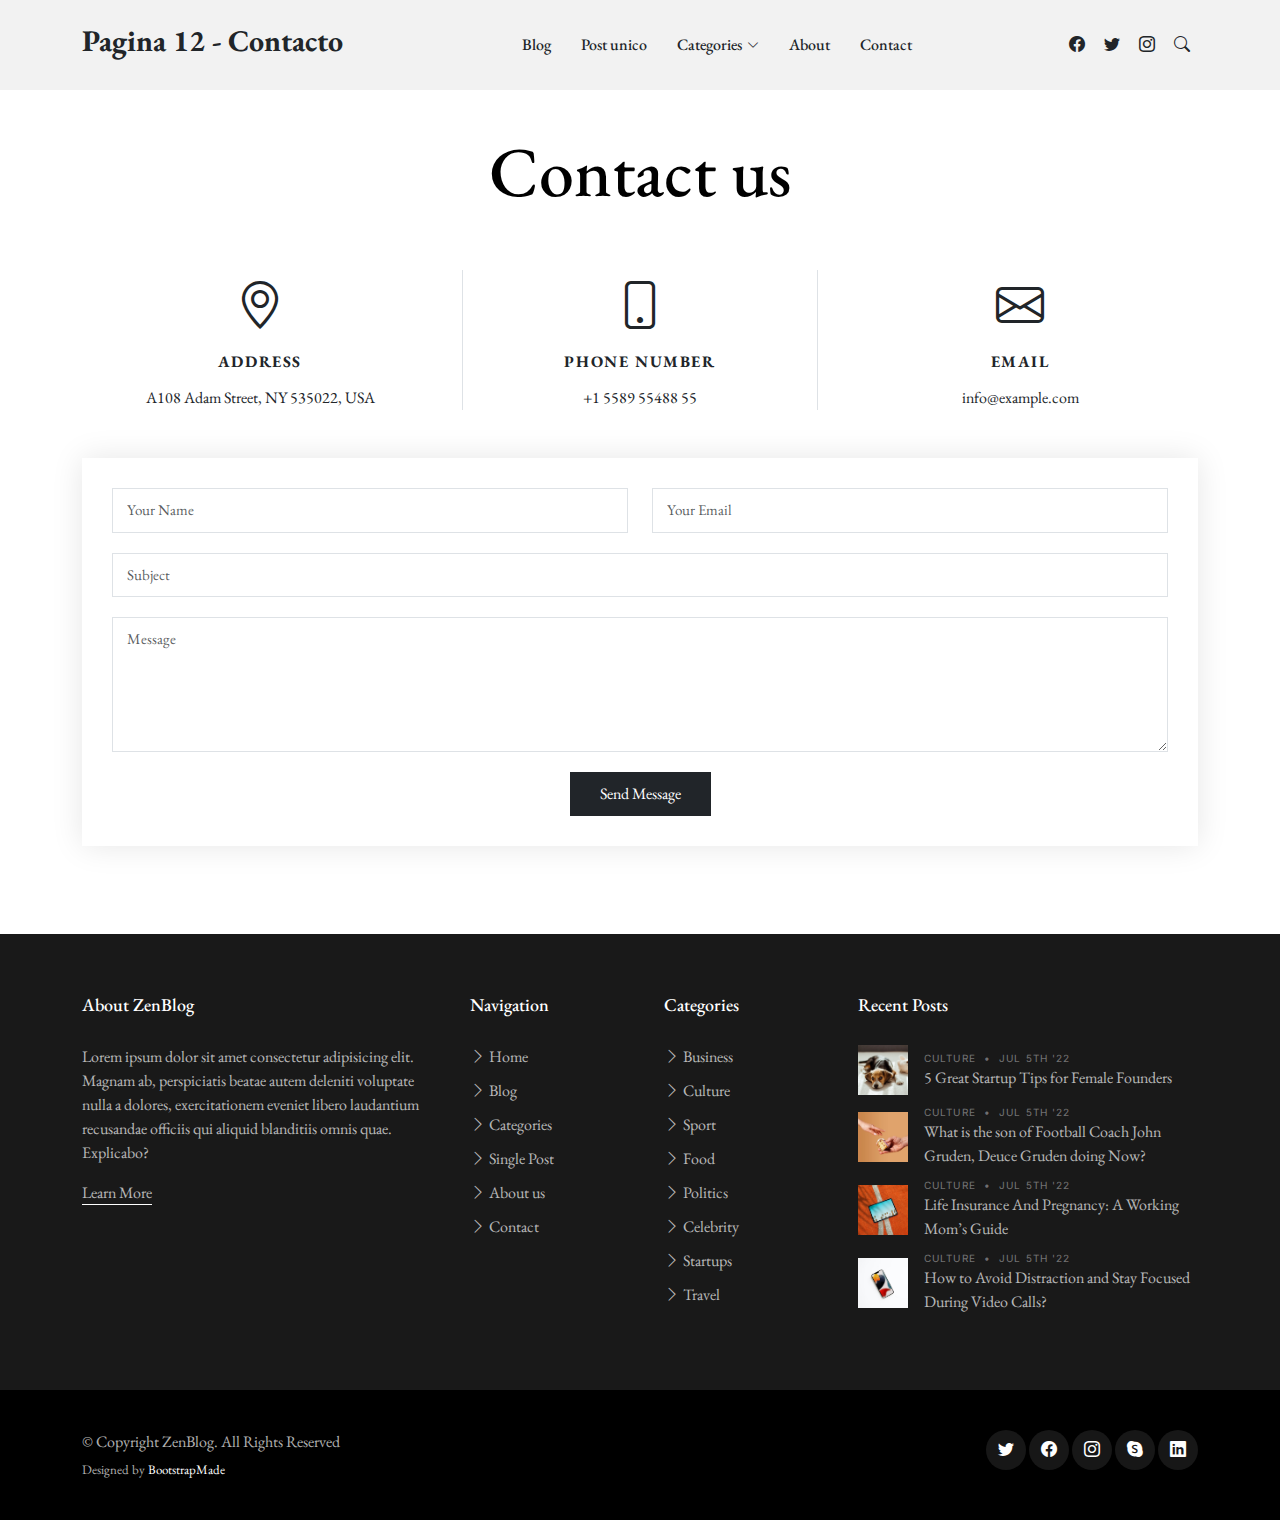
<file: contact.html>
<!DOCTYPE html>
<html lang="en">

<head>
  <meta charset="utf-8">
  <meta content="width=device-width, initial-scale=1.0" name="viewport">

  <title>pagina 12</title>
  <meta content="" name="description">
  <meta content="" name="keywords">

  <!-- Favicons -->
  <link href="assets/img/favicon.png" rel="icon">
  <link href="assets/img/apple-touch-icon.png" rel="apple-touch-icon">

  <!-- Google Fonts -->
  <link rel="preconnect" href="https://fonts.googleapis.com">
  <link rel="preconnect" href="https://fonts.gstatic.com" crossorigin>
  <link href="https://fonts.googleapis.com/css2?family=EB+Garamond:wght@400;500&family=Inter:wght@400;500&family=Playfair+Display:ital,wght@0,400;0,700;1,400;1,700&display=swap" rel="stylesheet">

  <!-- Vendor CSS Files -->
  <link href="assets/vendor/bootstrap/css/bootstrap.min.css" rel="stylesheet">
  <link href="assets/vendor/bootstrap-icons/bootstrap-icons.css" rel="stylesheet">
  <link href="assets/vendor/swiper/swiper-bundle.min.css" rel="stylesheet">
  <link href="assets/vendor/glightbox/css/glightbox.min.css" rel="stylesheet">
  <link href="assets/vendor/aos/aos.css" rel="stylesheet">

  <!-- Template Main CSS Files -->
  <link href="assets/css/variables.css" rel="stylesheet">
  <link href="assets/css/main.css" rel="stylesheet">

  
</head>

<body>

  <!-- ======= Header ======= -->
  <header id="header" class="header d-flex align-items-center fixed-top">
    <div class="container-fluid container-xl d-flex align-items-center justify-content-between">

      <a href="index.html" class="logo d-flex align-items-center">
        <!-- Uncomment the line below if you also wish to use an image logo -->
        <!-- <img src="assets/img/logo.png" alt=""> -->
        <h1>Pagina 12 - Contacto</h1>
      </a>

      <nav id="navbar" class="navbar">
        <ul>
          <li><a href="index.html">Blog</a></li>
          <li><a href="single-post.html">Post unico </a></li>
          <li class="dropdown"><a href="category.html"><span>Categories</span> <i class="bi bi-chevron-down dropdown-indicator"></i></a>
            <ul>
              <li><a href="search-result.html">Search Result</a></li>
              <li><a href="#">Drop Down 1</a></li>
              <li class="dropdown"><a href="#"><span>Deep Drop Down</span> <i class="bi bi-chevron-down dropdown-indicator"></i></a>
                <ul>
                  <li><a href="#">Deep Drop Down 1</a></li>
                  <li><a href="#">Deep Drop Down 2</a></li>
                  <li><a href="#">Deep Drop Down 3</a></li>
                </ul>
              </li>
              <li><a href="#">acerca de</a></li>
              <li><a href="#">Drop Down 3</a></li>
             </ul>
          </li>

          <li><a href="about.html">About</a></li>
          <li><a href="contact.html">Contact</a></li>
        </ul>
      </nav><!-- .navbar -->

      <div class="position-relative">
        <a href="#" class="mx-2"><span class="bi-facebook"></span></a>
        <a href="#" class="mx-2"><span class="bi-twitter"></span></a>
        <a href="#" class="mx-2"><span class="bi-instagram"></span></a>

        <a href="#" class="mx-2 js-search-open"><span class="bi-search"></span></a>
        <i class="bi bi-list mobile-nav-toggle"></i>

        <!-- ======= Search Form ======= -->
        <div class="search-form-wrap js-search-form-wrap">
          <form action="search-result.html" class="search-form">
            <span class="icon bi-search"></span>
            <input type="text" placeholder="Search" class="form-control">
            <button class="btn js-search-close"><span class="bi-x"></span></button>
          </form>
        </div><!-- End Search Form -->

      </div>

    </div>

  </header><!-- End Header -->

  <main id="main">
    <section id="contact" class="contact mb-5">
      <div class="container" data-aos="fade-up">

        <div class="row">
          <div class="col-lg-12 text-center mb-5">
            <h1 class="page-title">Contact us</h1>
          </div>
        </div>

        <div class="row gy-4">

          <div class="col-md-4">
            <div class="info-item">
              <i class="bi bi-geo-alt"></i>
              <h3>Address</h3>
              <address>A108 Adam Street, NY 535022, USA</address>
            </div>
          </div><!-- End Info Item -->

          <div class="col-md-4">
            <div class="info-item info-item-borders">
              <i class="bi bi-phone"></i>
              <h3>Phone Number</h3>
              <p><a href="tel:+155895548855">+1 5589 55488 55</a></p>
            </div>
          </div><!-- End Info Item -->

          <div class="col-md-4">
            <div class="info-item">
              <i class="bi bi-envelope"></i>
              <h3>Email</h3>
              <p><a href="mailto:info@example.com">info@example.com</a></p>
            </div>
          </div><!-- End Info Item -->

        </div>

        <div class="form mt-5">
          <form action="forms/contact.php" method="post" role="form" class="php-email-form">
            <div class="row">
              <div class="form-group col-md-6">
                <input type="text" name="name" class="form-control" id="name" placeholder="Your Name" required>
              </div>
              <div class="form-group col-md-6">
                <input type="email" class="form-control" name="email" id="email" placeholder="Your Email" required>
              </div>
            </div>
            <div class="form-group">
              <input type="text" class="form-control" name="subject" id="subject" placeholder="Subject" required>
            </div>
            <div class="form-group">
              <textarea class="form-control" name="message" rows="5" placeholder="Message" required></textarea>
            </div>
            <div class="my-3">
              <div class="loading">Loading</div>
              <div class="error-message"></div>
              <div class="sent-message">Your message has been sent. Thank you!</div>
            </div>
            <div class="text-center"><button type="submit">Send Message</button></div>
          </form>
        </div><!-- End Contact Form -->

      </div>
    </section>

  </main><!-- End #main -->

  <!-- ======= Footer ======= -->
  <footer id="footer" class="footer">

    <div class="footer-content">
      <div class="container">

        <div class="row g-5">
          <div class="col-lg-4">
            <h3 class="footer-heading">About ZenBlog</h3>
            <p>Lorem ipsum dolor sit amet consectetur adipisicing elit. Magnam ab, perspiciatis beatae autem deleniti voluptate nulla a dolores, exercitationem eveniet libero laudantium recusandae officiis qui aliquid blanditiis omnis quae. Explicabo?</p>
            <p><a href="about.html" class="footer-link-more">Learn More</a></p>
          </div>
          <div class="col-6 col-lg-2">
            <h3 class="footer-heading">Navigation</h3>
            <ul class="footer-links list-unstyled">
              <li><a href="index.html"><i class="bi bi-chevron-right"></i> Home</a></li>
              <li><a href="index.html"><i class="bi bi-chevron-right"></i> Blog</a></li>
              <li><a href="category.html"><i class="bi bi-chevron-right"></i> Categories</a></li>
              <li><a href="single-post.html"><i class="bi bi-chevron-right"></i> Single Post</a></li>
              <li><a href="about.html"><i class="bi bi-chevron-right"></i> About us</a></li>
              <li><a href="contact.html"><i class="bi bi-chevron-right"></i> Contact</a></li>
            </ul>
          </div>
          <div class="col-6 col-lg-2">
            <h3 class="footer-heading">Categories</h3>
            <ul class="footer-links list-unstyled">
              <li><a href="category.html"><i class="bi bi-chevron-right"></i> Business</a></li>
              <li><a href="category.html"><i class="bi bi-chevron-right"></i> Culture</a></li>
              <li><a href="category.html"><i class="bi bi-chevron-right"></i> Sport</a></li>
              <li><a href="category.html"><i class="bi bi-chevron-right"></i> Food</a></li>
              <li><a href="category.html"><i class="bi bi-chevron-right"></i> Politics</a></li>
              <li><a href="category.html"><i class="bi bi-chevron-right"></i> Celebrity</a></li>
              <li><a href="category.html"><i class="bi bi-chevron-right"></i> Startups</a></li>
              <li><a href="category.html"><i class="bi bi-chevron-right"></i> Travel</a></li>

            </ul>
          </div>

          <div class="col-lg-4">
            <h3 class="footer-heading">Recent Posts</h3>

            <ul class="footer-links footer-blog-entry list-unstyled">
              <li>
                <a href="single-post.html" class="d-flex align-items-center">
                  <img src="assets/img/post-sq-1.jpg" alt="" class="img-fluid me-3">
                  <div>
                    <div class="post-meta d-block"><span class="date">Culture</span> <span class="mx-1">&bullet;</span> <span>Jul 5th '22</span></div>
                    <span>5 Great Startup Tips for Female Founders</span>
                  </div>
                </a>
              </li>

              <li>
                <a href="single-post.html" class="d-flex align-items-center">
                  <img src="assets/img/post-sq-2.jpg" alt="" class="img-fluid me-3">
                  <div>
                    <div class="post-meta d-block"><span class="date">Culture</span> <span class="mx-1">&bullet;</span> <span>Jul 5th '22</span></div>
                    <span>What is the son of Football Coach John Gruden, Deuce Gruden doing Now?</span>
                  </div>
                </a>
              </li>

              <li>
                <a href="single-post.html" class="d-flex align-items-center">
                  <img src="assets/img/post-sq-3.jpg" alt="" class="img-fluid me-3">
                  <div>
                    <div class="post-meta d-block"><span class="date">Culture</span> <span class="mx-1">&bullet;</span> <span>Jul 5th '22</span></div>
                    <span>Life Insurance And Pregnancy: A Working Mom’s Guide</span>
                  </div>
                </a>
              </li>

              <li>
                <a href="single-post.html" class="d-flex align-items-center">
                  <img src="assets/img/post-sq-4.jpg" alt="" class="img-fluid me-3">
                  <div>
                    <div class="post-meta d-block"><span class="date">Culture</span> <span class="mx-1">&bullet;</span> <span>Jul 5th '22</span></div>
                    <span>How to Avoid Distraction and Stay Focused During Video Calls?</span>
                  </div>
                </a>
              </li>

            </ul>

          </div>
        </div>
      </div>
    </div>

    <div class="footer-legal">
      <div class="container">

        <div class="row justify-content-between">
          <div class="col-md-6 text-center text-md-start mb-3 mb-md-0">
            <div class="copyright">
              © Copyright <strong><span>ZenBlog</span></strong>. All Rights Reserved
            </div>

            <div class="credits">
              <!-- All the links in the footer should remain intact. -->
              <!-- You can delete the links only if you purchased the pro version. -->
              <!-- Licensing information: https://bootstrapmade.com/license/ -->
              <!-- Purchase the pro version with working PHP/AJAX contact form: https://bootstrapmade.com/herobiz-bootstrap-business-template/ -->
              Designed by <a href="https://bootstrapmade.com/">BootstrapMade</a>
            </div>

          </div>

          <div class="col-md-6">
            <div class="social-links mb-3 mb-lg-0 text-center text-md-end">
              <a href="#" class="twitter"><i class="bi bi-twitter"></i></a>
              <a href="#" class="facebook"><i class="bi bi-facebook"></i></a>
              <a href="#" class="instagram"><i class="bi bi-instagram"></i></a>
              <a href="#" class="google-plus"><i class="bi bi-skype"></i></a>
              <a href="#" class="linkedin"><i class="bi bi-linkedin"></i></a>
            </div>

          </div>

        </div>

      </div>
    </div>

  </footer>

  <a href="#" class="scroll-top d-flex align-items-center justify-content-center"><i class="bi bi-arrow-up-short"></i></a>

  <!-- Vendor JS Files -->
  <script src="assets/vendor/bootstrap/js/bootstrap.bundle.min.js"></script>
  <script src="assets/vendor/swiper/swiper-bundle.min.js"></script>
  <script src="assets/vendor/glightbox/js/glightbox.min.js"></script>
  <script src="assets/vendor/aos/aos.js"></script>
  <script src="assets/vendor/php-email-form/validate.js"></script>

  <!-- Template Main JS File -->
  <script src="assets/js/main.js"></script>

</body>

</html>
</file>
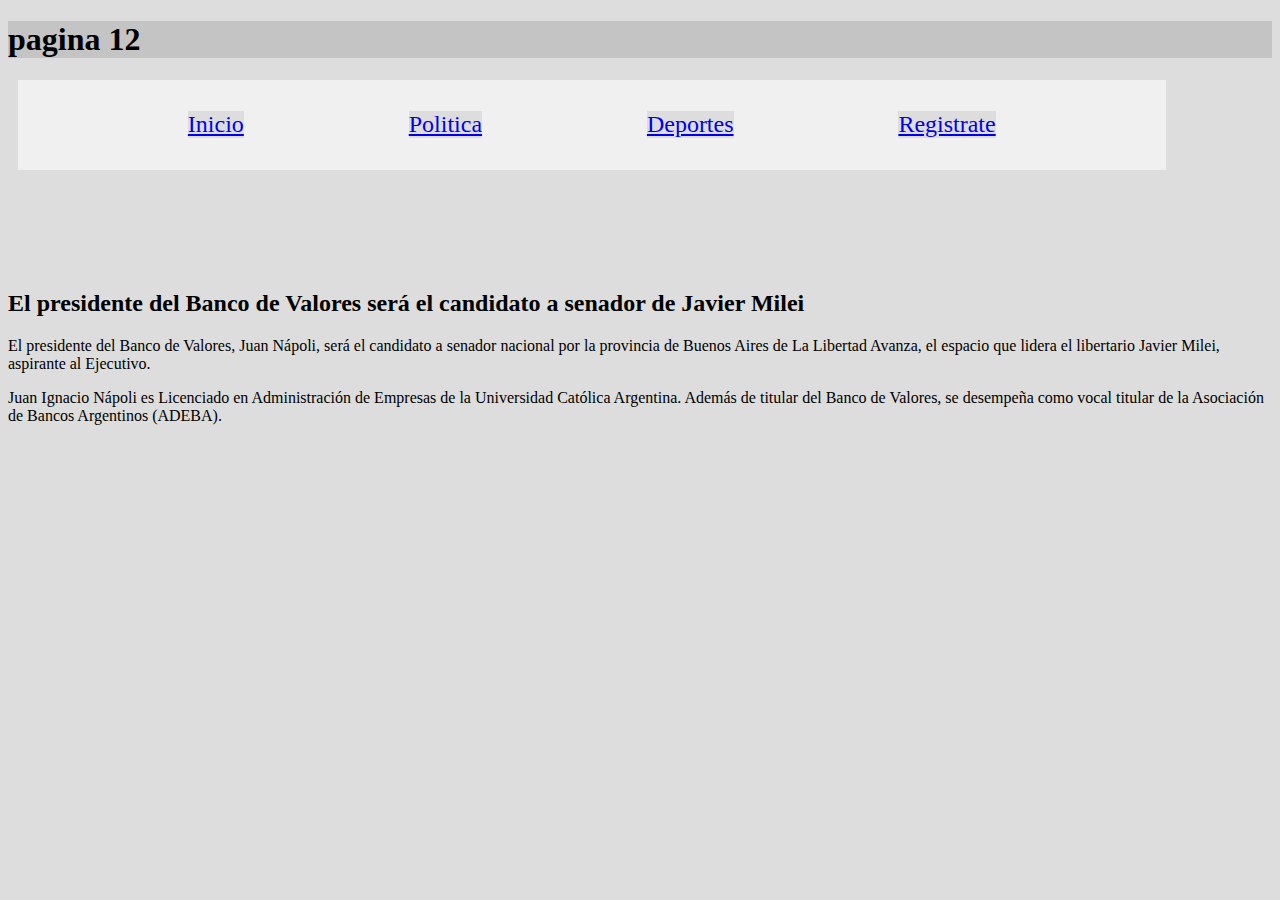
<file: politica.html>
<!DOCTYPE html>
<html lang="en">
<head>
    <meta charset="UTF-8">
    <meta name="viewport" content="width=device-width, initial-scale=1.0">
    <meta charset="utf-8">
    <title>Pagina12-politica</title>
    <link rel="stylesheet" href="style.css">
</head>
<body>

    <header>
        <h1 id="titulo" >pagina 12</h1>
    
        <div class="container">
        <div class="item-1" > <a href="index.html">Inicio</a> </div>
        <div class="item-2" > <a href="politica.html">Politica</a> </div>
        <div class="item-3" > <a href="deporte.html">Deportes</a> </div>
        <div class="item-4" > <a href="registro.html">Registrate</a> </div>
        </div>

    </header>
    <br><br><br><br><br>

    <section>
        <article>
            <h2>El presidente del Banco de Valores será el candidato a senador de Javier Milei</h2>
            <p>El presidente del Banco de Valores, Juan Nápoli, será el candidato a senador nacional por la provincia de Buenos Aires de La Libertad Avanza, el espacio que lidera el libertario Javier Milei, aspirante al Ejecutivo.</p>
            <p>Juan Ignacio Nápoli es Licenciado en Administración de Empresas de la Universidad Católica Argentina.               Además de titular del Banco de Valores, se desempeña como vocal titular de la Asociación de Bancos Argentinos (ADEBA).</p>
        </article>


    </section>
</file>
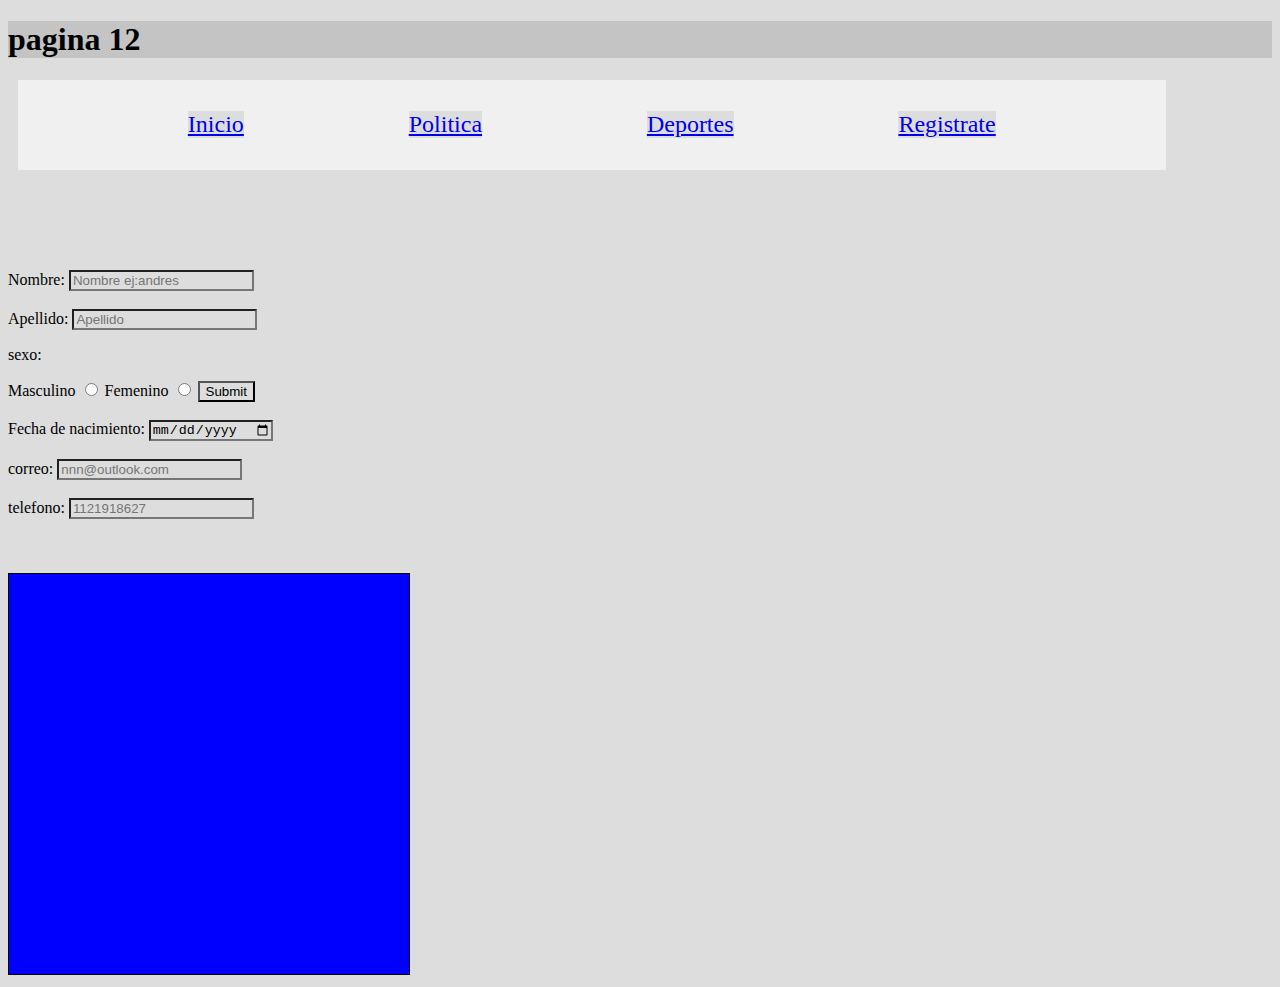
<file: registro.html>
<!DOCTYPE html>
<html lang="en">
<head>
    <meta charset="UTF-8">
    <meta name="viewport" content="width=device-width, initial-scale=1.0">
    <title>pagina12-registro</title>
    <link rel="stylesheet" href="style.css">
</head>

<body>

    <header>
        <h1 id="titulo" >pagina 12</h1>
    
        <div class="container">
        <div class="item-1" > <a href="index.html">Inicio</a> </div>
        <div class="item-2" > <a href="politica.html">Politica</a> </div>
        <div class="item-3" > <a href="deporte.html">Deportes</a> </div>
        <div class="item-4" > <a href="registro.html">Registrate</a> </div>
        </div>

    </header>
    <br><br><br><br><br>

    <div>

        <form  action="" method="post" >
        <label for="Nombre">Nombre:</label>
        <input type="text" name="Nombre" placeholder="Nombre ej:andres">
        </form>

        <br>

        <form  action="" method="post" >
            <label for="Apellido">Apellido:</label>
            <input type="text" name="Nombre" placeholder="Apellido">
        </form>
        <p>sexo:</p>    
        <form  action="" method="post" >
            <label for="Sexo">Masculino</label>
            <input type="radio" id="Masculino" name="Sexo"  value="Masculino" >
            <label for="Sexo">Femenino</label>
            <input type="radio" id="Femenino" name="Sexo"  value="Femenino" >
            <input type="submit">
        </form>
        <br>

        <form action="" method="post" >
            <label for="nacimiento"  >Fecha de nacimiento:</label>
            <input type="date" id="nacimiento" name="nacimiento" >
        </form>
        <br>

        <form action="" method="post" >
            <label for="correo"  >correo:</label>
            <input type="email" id="correo" name="correo" placeholder="nnn@outlook.com" >
        </form>
        <br>

        <form action="" method="post" >
            <label for="telefono"  >telefono:</label>
            <input type="tel" id="telefono" placeholder="1121918627" name="telefono" >
        </form>
       

    </div>
    <br><br><br>

    <canvas id="dibujo" width="400px" height="400" ></canvas>





</body>
</html>
</file>
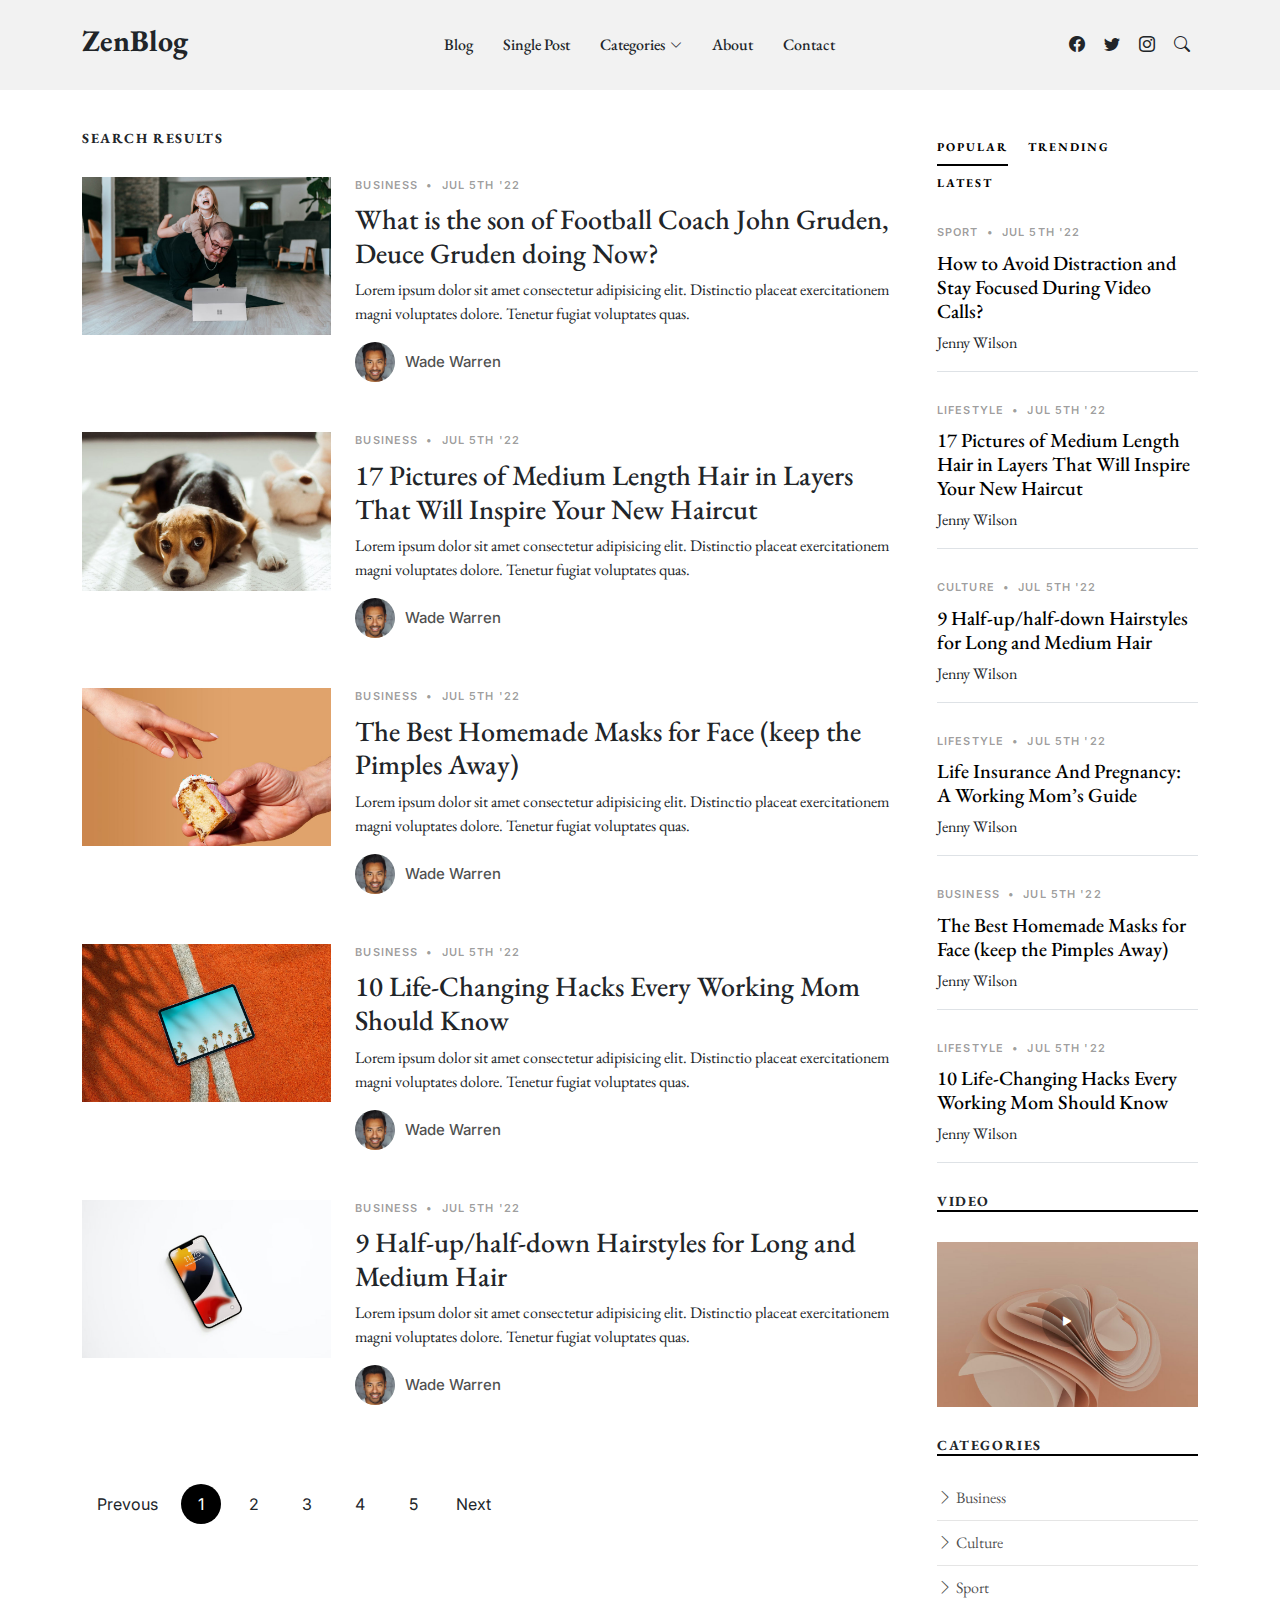
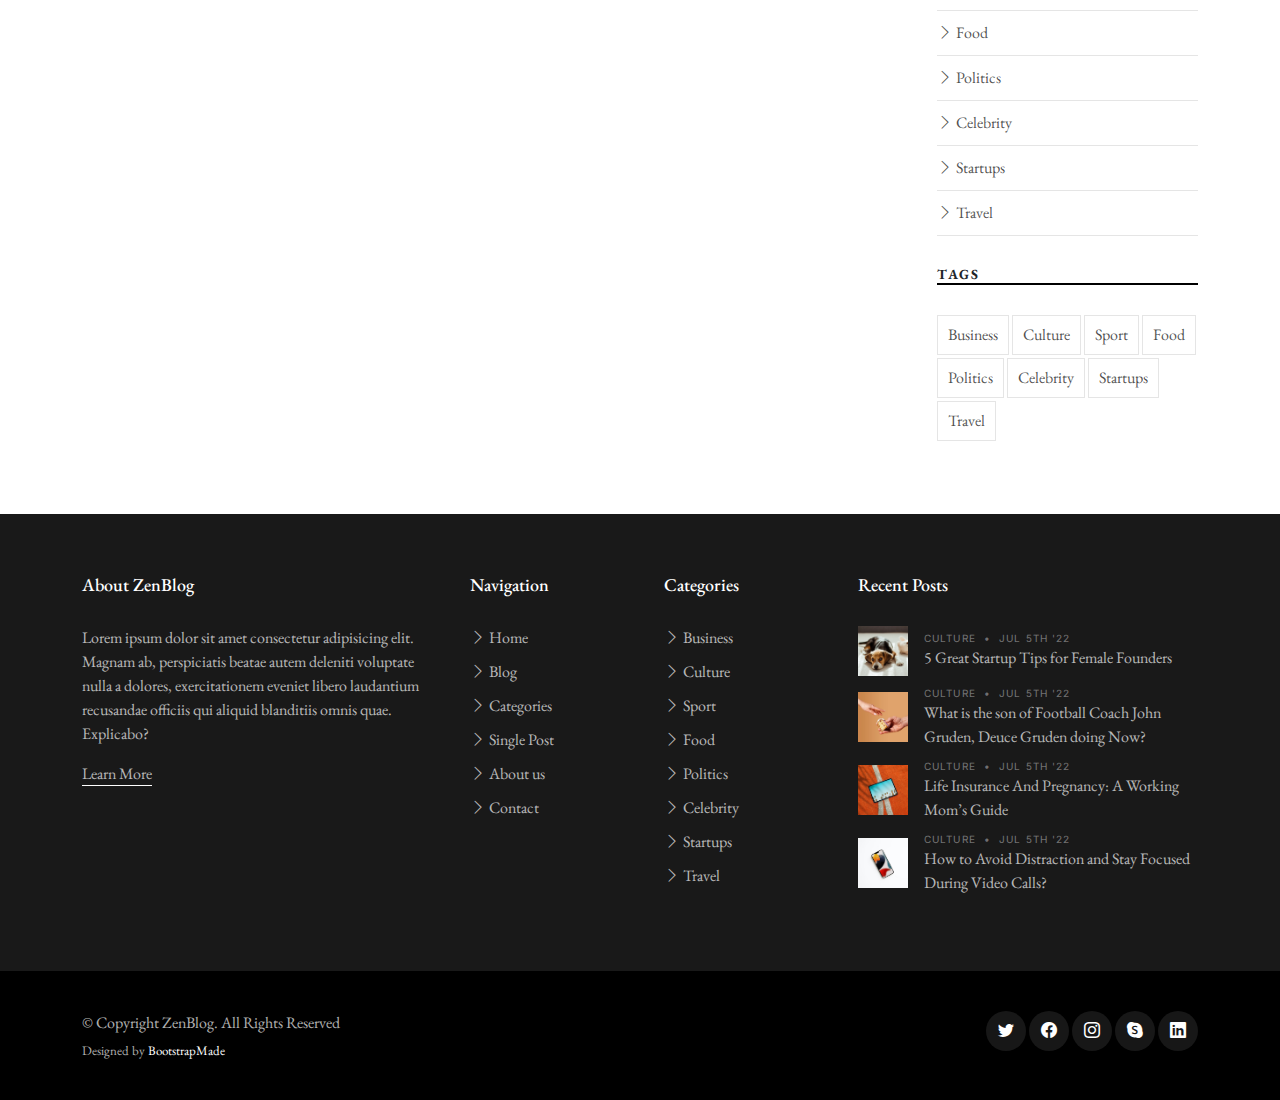
<file: search-result.html>
<!DOCTYPE html>
<html lang="en">

<head>
  <meta charset="utf-8">
  <meta content="width=device-width, initial-scale=1.0" name="viewport">

  <title>ZenBlog Bootstrap Template - Search Results</title>
  <meta content="" name="description">
  <meta content="" name="keywords">

  <!-- Favicons -->
  <link href="assets/img/favicon.png" rel="icon">
  <link href="assets/img/apple-touch-icon.png" rel="apple-touch-icon">

  <!-- Google Fonts -->
  <link rel="preconnect" href="https://fonts.googleapis.com">
  <link rel="preconnect" href="https://fonts.gstatic.com" crossorigin>
  <link href="https://fonts.googleapis.com/css2?family=EB+Garamond:wght@400;500&family=Inter:wght@400;500&family=Playfair+Display:ital,wght@0,400;0,700;1,400;1,700&display=swap" rel="stylesheet">

  <!-- Vendor CSS Files -->
  <link href="assets/vendor/bootstrap/css/bootstrap.min.css" rel="stylesheet">
  <link href="assets/vendor/bootstrap-icons/bootstrap-icons.css" rel="stylesheet">
  <link href="assets/vendor/swiper/swiper-bundle.min.css" rel="stylesheet">
  <link href="assets/vendor/glightbox/css/glightbox.min.css" rel="stylesheet">
  <link href="assets/vendor/aos/aos.css" rel="stylesheet">

  <!-- Template Main CSS Files -->
  <link href="assets/css/variables.css" rel="stylesheet">
  <link href="assets/css/main.css" rel="stylesheet">

  <!-- =======================================================
  * Template Name: ZenBlog
  * Updated: May 30 2023 with Bootstrap v5.3.0
  * Template URL: https://bootstrapmade.com/zenblog-bootstrap-blog-template/
  * Author: BootstrapMade.com
  * License: https:///bootstrapmade.com/license/
  ======================================================== -->
</head>

<body>

  <!-- ======= Header ======= -->
  <header id="header" class="header d-flex align-items-center fixed-top">
    <div class="container-fluid container-xl d-flex align-items-center justify-content-between">

      <a href="index.html" class="logo d-flex align-items-center">
        <!-- Uncomment the line below if you also wish to use an image logo -->
        <!-- <img src="assets/img/logo.png" alt=""> -->
        <h1>ZenBlog</h1>
      </a>

      <nav id="navbar" class="navbar">
        <ul>
          <li><a href="index.html">Blog</a></li>
          <li><a href="single-post.html">Single Post</a></li>
          <li class="dropdown"><a href="category.html"><span>Categories</span> <i class="bi bi-chevron-down dropdown-indicator"></i></a>
            <ul>
              <li><a href="search-result.html">Search Result</a></li>
              <li><a href="#">Drop Down 1</a></li>
              <li class="dropdown"><a href="#"><span>Deep Drop Down</span> <i class="bi bi-chevron-down dropdown-indicator"></i></a>
                <ul>
                  <li><a href="#">Deep Drop Down 1</a></li>
                  <li><a href="#">Deep Drop Down 2</a></li>
                  <li><a href="#">Deep Drop Down 3</a></li>
                  <li><a href="#">Deep Drop Down 4</a></li>
                  <li><a href="#">Deep Drop Down 5</a></li>
                </ul>
              </li>
              <li><a href="#">Drop Down 2</a></li>
              <li><a href="#">Drop Down 3</a></li>
              <li><a href="#">Drop Down 4</a></li>
            </ul>
          </li>

          <li><a href="about.html">About</a></li>
          <li><a href="contact.html">Contact</a></li>
        </ul>
      </nav><!-- .navbar -->

      <div class="position-relative">
        <a href="#" class="mx-2"><span class="bi-facebook"></span></a>
        <a href="#" class="mx-2"><span class="bi-twitter"></span></a>
        <a href="#" class="mx-2"><span class="bi-instagram"></span></a>

        <a href="#" class="mx-2 js-search-open"><span class="bi-search"></span></a>
        <i class="bi bi-list mobile-nav-toggle"></i>

        <!-- ======= Search Form ======= -->
        <div class="search-form-wrap js-search-form-wrap">
          <form action="search-result.html" class="search-form">
            <span class="icon bi-search"></span>
            <input type="text" placeholder="Search" class="form-control">
            <button class="btn js-search-close"><span class="bi-x"></span></button>
          </form>
        </div><!-- End Search Form -->

      </div>

    </div>

  </header><!-- End Header -->

  <main id="main">

    <!-- ======= Search Results ======= -->
    <section id="search-result" class="search-result">
      <div class="container">
        <div class="row">
          <div class="col-md-9">
            <h3 class="category-title">Search Results</h3>

            <div class="d-md-flex post-entry-2 small-img">
              <a href="single-post.html" class="me-4 thumbnail">
                <img src="assets/img/post-landscape-6.jpg" alt="" class="img-fluid">
              </a>
              <div>
                <div class="post-meta"><span class="date">Business</span> <span class="mx-1">&bullet;</span> <span>Jul 5th '22</span></div>
                <h3><a href="single-post.html">What is the son of Football Coach John Gruden, Deuce Gruden doing Now?</a></h3>
                <p>Lorem ipsum dolor sit amet consectetur adipisicing elit. Distinctio placeat exercitationem magni voluptates dolore. Tenetur fugiat voluptates quas.</p>
                <div class="d-flex align-items-center author">
                  <div class="photo"><img src="assets/img/person-2.jpg" alt="" class="img-fluid"></div>
                  <div class="name">
                    <h3 class="m-0 p-0">Wade Warren</h3>
                  </div>
                </div>
              </div>
            </div>

            <div class="d-md-flex post-entry-2 small-img">
              <a href="single-post.html" class="me-4 thumbnail">
                <img src="assets/img/post-landscape-1.jpg" alt="" class="img-fluid">
              </a>
              <div>
                <div class="post-meta"><span class="date">Business</span> <span class="mx-1">&bullet;</span> <span>Jul 5th '22</span></div>
                <h3><a href="single-post.html">17 Pictures of Medium Length Hair in Layers That Will Inspire Your New Haircut</a></h3>
                <p>Lorem ipsum dolor sit amet consectetur adipisicing elit. Distinctio placeat exercitationem magni voluptates dolore. Tenetur fugiat voluptates quas.</p>
                <div class="d-flex align-items-center author">
                  <div class="photo"><img src="assets/img/person-2.jpg" alt="" class="img-fluid"></div>
                  <div class="name">
                    <h3 class="m-0 p-0">Wade Warren</h3>
                  </div>
                </div>
              </div>
            </div>

            <div class="d-md-flex post-entry-2 small-img">
              <a href="single-post.html" class="me-4 thumbnail">
                <img src="assets/img/post-landscape-2.jpg" alt="" class="img-fluid">
              </a>
              <div>
                <div class="post-meta"><span class="date">Business</span> <span class="mx-1">&bullet;</span> <span>Jul 5th '22</span></div>
                <h3><a href="single-post.html">The Best Homemade Masks for Face (keep the Pimples Away)</a></h3>
                <p>Lorem ipsum dolor sit amet consectetur adipisicing elit. Distinctio placeat exercitationem magni voluptates dolore. Tenetur fugiat voluptates quas.</p>
                <div class="d-flex align-items-center author">
                  <div class="photo"><img src="assets/img/person-2.jpg" alt="" class="img-fluid"></div>
                  <div class="name">
                    <h3 class="m-0 p-0">Wade Warren</h3>
                  </div>
                </div>
              </div>
            </div>

            <div class="d-md-flex post-entry-2 small-img">
              <a href="single-post.html" class="me-4 thumbnail">
                <img src="assets/img/post-landscape-3.jpg" alt="" class="img-fluid">
              </a>
              <div>
                <div class="post-meta"><span class="date">Business</span> <span class="mx-1">&bullet;</span> <span>Jul 5th '22</span></div>
                <h3><a href="single-post.html">10 Life-Changing Hacks Every Working Mom Should Know</a></h3>
                <p>Lorem ipsum dolor sit amet consectetur adipisicing elit. Distinctio placeat exercitationem magni voluptates dolore. Tenetur fugiat voluptates quas.</p>
                <div class="d-flex align-items-center author">
                  <div class="photo"><img src="assets/img/person-2.jpg" alt="" class="img-fluid"></div>
                  <div class="name">
                    <h3 class="m-0 p-0">Wade Warren</h3>
                  </div>
                </div>
              </div>
            </div>

            <div class="d-md-flex post-entry-2 small-img">
              <a href="single-post.html" class="me-4 thumbnail">
                <img src="assets/img/post-landscape-4.jpg" alt="" class="img-fluid">
              </a>
              <div>
                <div class="post-meta"><span class="date">Business</span> <span class="mx-1">&bullet;</span> <span>Jul 5th '22</span></div>
                <h3><a href="single-post.html">9 Half-up/half-down Hairstyles for Long and Medium Hair</a></h3>
                <p>Lorem ipsum dolor sit amet consectetur adipisicing elit. Distinctio placeat exercitationem magni voluptates dolore. Tenetur fugiat voluptates quas.</p>
                <div class="d-flex align-items-center author">
                  <div class="photo"><img src="assets/img/person-2.jpg" alt="" class="img-fluid"></div>
                  <div class="name">
                    <h3 class="m-0 p-0">Wade Warren</h3>
                  </div>
                </div>
              </div>
            </div>

            <!-- Paging -->
            <div class="text-start py-4">
              <div class="custom-pagination">
                <a href="#" class="prev">Prevous</a>
                <a href="#" class="active">1</a>
                <a href="#">2</a>
                <a href="#">3</a>
                <a href="#">4</a>
                <a href="#">5</a>
                <a href="#" class="next">Next</a>
              </div>
            </div><!-- End Paging -->

          </div>

          <div class="col-md-3">
            <!-- ======= Sidebar ======= -->
            <div class="aside-block">

              <ul class="nav nav-pills custom-tab-nav mb-4" id="pills-tab" role="tablist">
                <li class="nav-item" role="presentation">
                  <button class="nav-link active" id="pills-popular-tab" data-bs-toggle="pill" data-bs-target="#pills-popular" type="button" role="tab" aria-controls="pills-popular" aria-selected="true">Popular</button>
                </li>
                <li class="nav-item" role="presentation">
                  <button class="nav-link" id="pills-trending-tab" data-bs-toggle="pill" data-bs-target="#pills-trending" type="button" role="tab" aria-controls="pills-trending" aria-selected="false">Trending</button>
                </li>
                <li class="nav-item" role="presentation">
                  <button class="nav-link" id="pills-latest-tab" data-bs-toggle="pill" data-bs-target="#pills-latest" type="button" role="tab" aria-controls="pills-latest" aria-selected="false">Latest</button>
                </li>
              </ul>

              <div class="tab-content" id="pills-tabContent">

                <!-- Popular -->
                <div class="tab-pane fade show active" id="pills-popular" role="tabpanel" aria-labelledby="pills-popular-tab">
                  <div class="post-entry-1 border-bottom">
                    <div class="post-meta"><span class="date">Sport</span> <span class="mx-1">&bullet;</span> <span>Jul 5th '22</span></div>
                    <h2 class="mb-2"><a href="#">How to Avoid Distraction and Stay Focused During Video Calls?</a></h2>
                    <span class="author mb-3 d-block">Jenny Wilson</span>
                  </div>

                  <div class="post-entry-1 border-bottom">
                    <div class="post-meta"><span class="date">Lifestyle</span> <span class="mx-1">&bullet;</span> <span>Jul 5th '22</span></div>
                    <h2 class="mb-2"><a href="#">17 Pictures of Medium Length Hair in Layers That Will Inspire Your New Haircut</a></h2>
                    <span class="author mb-3 d-block">Jenny Wilson</span>
                  </div>

                  <div class="post-entry-1 border-bottom">
                    <div class="post-meta"><span class="date">Culture</span> <span class="mx-1">&bullet;</span> <span>Jul 5th '22</span></div>
                    <h2 class="mb-2"><a href="#">9 Half-up/half-down Hairstyles for Long and Medium Hair</a></h2>
                    <span class="author mb-3 d-block">Jenny Wilson</span>
                  </div>

                  <div class="post-entry-1 border-bottom">
                    <div class="post-meta"><span class="date">Lifestyle</span> <span class="mx-1">&bullet;</span> <span>Jul 5th '22</span></div>
                    <h2 class="mb-2"><a href="#">Life Insurance And Pregnancy: A Working Mom’s Guide</a></h2>
                    <span class="author mb-3 d-block">Jenny Wilson</span>
                  </div>

                  <div class="post-entry-1 border-bottom">
                    <div class="post-meta"><span class="date">Business</span> <span class="mx-1">&bullet;</span> <span>Jul 5th '22</span></div>
                    <h2 class="mb-2"><a href="#">The Best Homemade Masks for Face (keep the Pimples Away)</a></h2>
                    <span class="author mb-3 d-block">Jenny Wilson</span>
                  </div>

                  <div class="post-entry-1 border-bottom">
                    <div class="post-meta"><span class="date">Lifestyle</span> <span class="mx-1">&bullet;</span> <span>Jul 5th '22</span></div>
                    <h2 class="mb-2"><a href="#">10 Life-Changing Hacks Every Working Mom Should Know</a></h2>
                    <span class="author mb-3 d-block">Jenny Wilson</span>
                  </div>
                </div> <!-- End Popular -->

                <!-- Trending -->
                <div class="tab-pane fade" id="pills-trending" role="tabpanel" aria-labelledby="pills-trending-tab">
                  <div class="post-entry-1 border-bottom">
                    <div class="post-meta"><span class="date">Lifestyle</span> <span class="mx-1">&bullet;</span> <span>Jul 5th '22</span></div>
                    <h2 class="mb-2"><a href="#">17 Pictures of Medium Length Hair in Layers That Will Inspire Your New Haircut</a></h2>
                    <span class="author mb-3 d-block">Jenny Wilson</span>
                  </div>

                  <div class="post-entry-1 border-bottom">
                    <div class="post-meta"><span class="date">Culture</span> <span class="mx-1">&bullet;</span> <span>Jul 5th '22</span></div>
                    <h2 class="mb-2"><a href="#">9 Half-up/half-down Hairstyles for Long and Medium Hair</a></h2>
                    <span class="author mb-3 d-block">Jenny Wilson</span>
                  </div>

                  <div class="post-entry-1 border-bottom">
                    <div class="post-meta"><span class="date">Lifestyle</span> <span class="mx-1">&bullet;</span> <span>Jul 5th '22</span></div>
                    <h2 class="mb-2"><a href="#">Life Insurance And Pregnancy: A Working Mom’s Guide</a></h2>
                    <span class="author mb-3 d-block">Jenny Wilson</span>
                  </div>

                  <div class="post-entry-1 border-bottom">
                    <div class="post-meta"><span class="date">Sport</span> <span class="mx-1">&bullet;</span> <span>Jul 5th '22</span></div>
                    <h2 class="mb-2"><a href="#">How to Avoid Distraction and Stay Focused During Video Calls?</a></h2>
                    <span class="author mb-3 d-block">Jenny Wilson</span>
                  </div>
                  <div class="post-entry-1 border-bottom">
                    <div class="post-meta"><span class="date">Business</span> <span class="mx-1">&bullet;</span> <span>Jul 5th '22</span></div>
                    <h2 class="mb-2"><a href="#">The Best Homemade Masks for Face (keep the Pimples Away)</a></h2>
                    <span class="author mb-3 d-block">Jenny Wilson</span>
                  </div>

                  <div class="post-entry-1 border-bottom">
                    <div class="post-meta"><span class="date">Lifestyle</span> <span class="mx-1">&bullet;</span> <span>Jul 5th '22</span></div>
                    <h2 class="mb-2"><a href="#">10 Life-Changing Hacks Every Working Mom Should Know</a></h2>
                    <span class="author mb-3 d-block">Jenny Wilson</span>
                  </div>
                </div> <!-- End Trending -->

                <!-- Latest -->
                <div class="tab-pane fade" id="pills-latest" role="tabpanel" aria-labelledby="pills-latest-tab">
                  <div class="post-entry-1 border-bottom">
                    <div class="post-meta"><span class="date">Lifestyle</span> <span class="mx-1">&bullet;</span> <span>Jul 5th '22</span></div>
                    <h2 class="mb-2"><a href="#">Life Insurance And Pregnancy: A Working Mom’s Guide</a></h2>
                    <span class="author mb-3 d-block">Jenny Wilson</span>
                  </div>

                  <div class="post-entry-1 border-bottom">
                    <div class="post-meta"><span class="date">Business</span> <span class="mx-1">&bullet;</span> <span>Jul 5th '22</span></div>
                    <h2 class="mb-2"><a href="#">The Best Homemade Masks for Face (keep the Pimples Away)</a></h2>
                    <span class="author mb-3 d-block">Jenny Wilson</span>
                  </div>

                  <div class="post-entry-1 border-bottom">
                    <div class="post-meta"><span class="date">Lifestyle</span> <span class="mx-1">&bullet;</span> <span>Jul 5th '22</span></div>
                    <h2 class="mb-2"><a href="#">10 Life-Changing Hacks Every Working Mom Should Know</a></h2>
                    <span class="author mb-3 d-block">Jenny Wilson</span>
                  </div>

                  <div class="post-entry-1 border-bottom">
                    <div class="post-meta"><span class="date">Sport</span> <span class="mx-1">&bullet;</span> <span>Jul 5th '22</span></div>
                    <h2 class="mb-2"><a href="#">How to Avoid Distraction and Stay Focused During Video Calls?</a></h2>
                    <span class="author mb-3 d-block">Jenny Wilson</span>
                  </div>

                  <div class="post-entry-1 border-bottom">
                    <div class="post-meta"><span class="date">Lifestyle</span> <span class="mx-1">&bullet;</span> <span>Jul 5th '22</span></div>
                    <h2 class="mb-2"><a href="#">17 Pictures of Medium Length Hair in Layers That Will Inspire Your New Haircut</a></h2>
                    <span class="author mb-3 d-block">Jenny Wilson</span>
                  </div>

                  <div class="post-entry-1 border-bottom">
                    <div class="post-meta"><span class="date">Culture</span> <span class="mx-1">&bullet;</span> <span>Jul 5th '22</span></div>
                    <h2 class="mb-2"><a href="#">9 Half-up/half-down Hairstyles for Long and Medium Hair</a></h2>
                    <span class="author mb-3 d-block">Jenny Wilson</span>
                  </div>

                </div> <!-- End Latest -->

              </div>
            </div>

            <div class="aside-block">
              <h3 class="aside-title">Video</h3>
              <div class="video-post">
                <a href="https://www.youtube.com/watch?v=AiFfDjmd0jU" class="glightbox link-video">
                  <span class="bi-play-fill"></span>
                  <img src="assets/img/post-landscape-5.jpg" alt="" class="img-fluid">
                </a>
              </div>
            </div><!-- End Video -->

            <div class="aside-block">
              <h3 class="aside-title">Categories</h3>
              <ul class="aside-links list-unstyled">
                <li><a href="category.html"><i class="bi bi-chevron-right"></i> Business</a></li>
                <li><a href="category.html"><i class="bi bi-chevron-right"></i> Culture</a></li>
                <li><a href="category.html"><i class="bi bi-chevron-right"></i> Sport</a></li>
                <li><a href="category.html"><i class="bi bi-chevron-right"></i> Food</a></li>
                <li><a href="category.html"><i class="bi bi-chevron-right"></i> Politics</a></li>
                <li><a href="category.html"><i class="bi bi-chevron-right"></i> Celebrity</a></li>
                <li><a href="category.html"><i class="bi bi-chevron-right"></i> Startups</a></li>
                <li><a href="category.html"><i class="bi bi-chevron-right"></i> Travel</a></li>
              </ul>
            </div><!-- End Categories -->

            <div class="aside-block">
              <h3 class="aside-title">Tags</h3>
              <ul class="aside-tags list-unstyled">
                <li><a href="category.html">Business</a></li>
                <li><a href="category.html">Culture</a></li>
                <li><a href="category.html">Sport</a></li>
                <li><a href="category.html">Food</a></li>
                <li><a href="category.html">Politics</a></li>
                <li><a href="category.html">Celebrity</a></li>
                <li><a href="category.html">Startups</a></li>
                <li><a href="category.html">Travel</a></li>
              </ul>
            </div><!-- End Tags -->

          </div>

        </div>
      </div>
    </section> <!-- End Search Result -->

  </main><!-- End #main -->

  <!-- ======= Footer ======= -->
  <footer id="footer" class="footer">

    <div class="footer-content">
      <div class="container">

        <div class="row g-5">
          <div class="col-lg-4">
            <h3 class="footer-heading">About ZenBlog</h3>
            <p>Lorem ipsum dolor sit amet consectetur adipisicing elit. Magnam ab, perspiciatis beatae autem deleniti voluptate nulla a dolores, exercitationem eveniet libero laudantium recusandae officiis qui aliquid blanditiis omnis quae. Explicabo?</p>
            <p><a href="about.html" class="footer-link-more">Learn More</a></p>
          </div>
          <div class="col-6 col-lg-2">
            <h3 class="footer-heading">Navigation</h3>
            <ul class="footer-links list-unstyled">
              <li><a href="index.html"><i class="bi bi-chevron-right"></i> Home</a></li>
              <li><a href="index.html"><i class="bi bi-chevron-right"></i> Blog</a></li>
              <li><a href="category.html"><i class="bi bi-chevron-right"></i> Categories</a></li>
              <li><a href="single-post.html"><i class="bi bi-chevron-right"></i> Single Post</a></li>
              <li><a href="about.html"><i class="bi bi-chevron-right"></i> About us</a></li>
              <li><a href="contact.html"><i class="bi bi-chevron-right"></i> Contact</a></li>
            </ul>
          </div>
          <div class="col-6 col-lg-2">
            <h3 class="footer-heading">Categories</h3>
            <ul class="footer-links list-unstyled">
              <li><a href="category.html"><i class="bi bi-chevron-right"></i> Business</a></li>
              <li><a href="category.html"><i class="bi bi-chevron-right"></i> Culture</a></li>
              <li><a href="category.html"><i class="bi bi-chevron-right"></i> Sport</a></li>
              <li><a href="category.html"><i class="bi bi-chevron-right"></i> Food</a></li>
              <li><a href="category.html"><i class="bi bi-chevron-right"></i> Politics</a></li>
              <li><a href="category.html"><i class="bi bi-chevron-right"></i> Celebrity</a></li>
              <li><a href="category.html"><i class="bi bi-chevron-right"></i> Startups</a></li>
              <li><a href="category.html"><i class="bi bi-chevron-right"></i> Travel</a></li>

            </ul>
          </div>

          <div class="col-lg-4">
            <h3 class="footer-heading">Recent Posts</h3>

            <ul class="footer-links footer-blog-entry list-unstyled">
              <li>
                <a href="single-post.html" class="d-flex align-items-center">
                  <img src="assets/img/post-sq-1.jpg" alt="" class="img-fluid me-3">
                  <div>
                    <div class="post-meta d-block"><span class="date">Culture</span> <span class="mx-1">&bullet;</span> <span>Jul 5th '22</span></div>
                    <span>5 Great Startup Tips for Female Founders</span>
                  </div>
                </a>
              </li>

              <li>
                <a href="single-post.html" class="d-flex align-items-center">
                  <img src="assets/img/post-sq-2.jpg" alt="" class="img-fluid me-3">
                  <div>
                    <div class="post-meta d-block"><span class="date">Culture</span> <span class="mx-1">&bullet;</span> <span>Jul 5th '22</span></div>
                    <span>What is the son of Football Coach John Gruden, Deuce Gruden doing Now?</span>
                  </div>
                </a>
              </li>

              <li>
                <a href="single-post.html" class="d-flex align-items-center">
                  <img src="assets/img/post-sq-3.jpg" alt="" class="img-fluid me-3">
                  <div>
                    <div class="post-meta d-block"><span class="date">Culture</span> <span class="mx-1">&bullet;</span> <span>Jul 5th '22</span></div>
                    <span>Life Insurance And Pregnancy: A Working Mom’s Guide</span>
                  </div>
                </a>
              </li>

              <li>
                <a href="single-post.html" class="d-flex align-items-center">
                  <img src="assets/img/post-sq-4.jpg" alt="" class="img-fluid me-3">
                  <div>
                    <div class="post-meta d-block"><span class="date">Culture</span> <span class="mx-1">&bullet;</span> <span>Jul 5th '22</span></div>
                    <span>How to Avoid Distraction and Stay Focused During Video Calls?</span>
                  </div>
                </a>
              </li>

            </ul>

          </div>
        </div>
      </div>
    </div>

    <div class="footer-legal">
      <div class="container">

        <div class="row justify-content-between">
          <div class="col-md-6 text-center text-md-start mb-3 mb-md-0">
            <div class="copyright">
              © Copyright <strong><span>ZenBlog</span></strong>. All Rights Reserved
            </div>

            <div class="credits">
              <!-- All the links in the footer should remain intact. -->
              <!-- You can delete the links only if you purchased the pro version. -->
              <!-- Licensing information: https://bootstrapmade.com/license/ -->
              <!-- Purchase the pro version with working PHP/AJAX contact form: https://bootstrapmade.com/herobiz-bootstrap-business-template/ -->
              Designed by <a href="https://bootstrapmade.com/">BootstrapMade</a>
            </div>

          </div>

          <div class="col-md-6">
            <div class="social-links mb-3 mb-lg-0 text-center text-md-end">
              <a href="#" class="twitter"><i class="bi bi-twitter"></i></a>
              <a href="#" class="facebook"><i class="bi bi-facebook"></i></a>
              <a href="#" class="instagram"><i class="bi bi-instagram"></i></a>
              <a href="#" class="google-plus"><i class="bi bi-skype"></i></a>
              <a href="#" class="linkedin"><i class="bi bi-linkedin"></i></a>
            </div>

          </div>

        </div>

      </div>
    </div>

  </footer>

  <a href="#" class="scroll-top d-flex align-items-center justify-content-center"><i class="bi bi-arrow-up-short"></i></a>

  <!-- Vendor JS Files -->
  <script src="assets/vendor/bootstrap/js/bootstrap.bundle.min.js"></script>
  <script src="assets/vendor/swiper/swiper-bundle.min.js"></script>
  <script src="assets/vendor/glightbox/js/glightbox.min.js"></script>
  <script src="assets/vendor/aos/aos.js"></script>
  <script src="assets/vendor/php-email-form/validate.js"></script>

  <!-- Template Main JS File -->
  <script src="assets/js/main.js"></script>

</body>

</html>
</file>
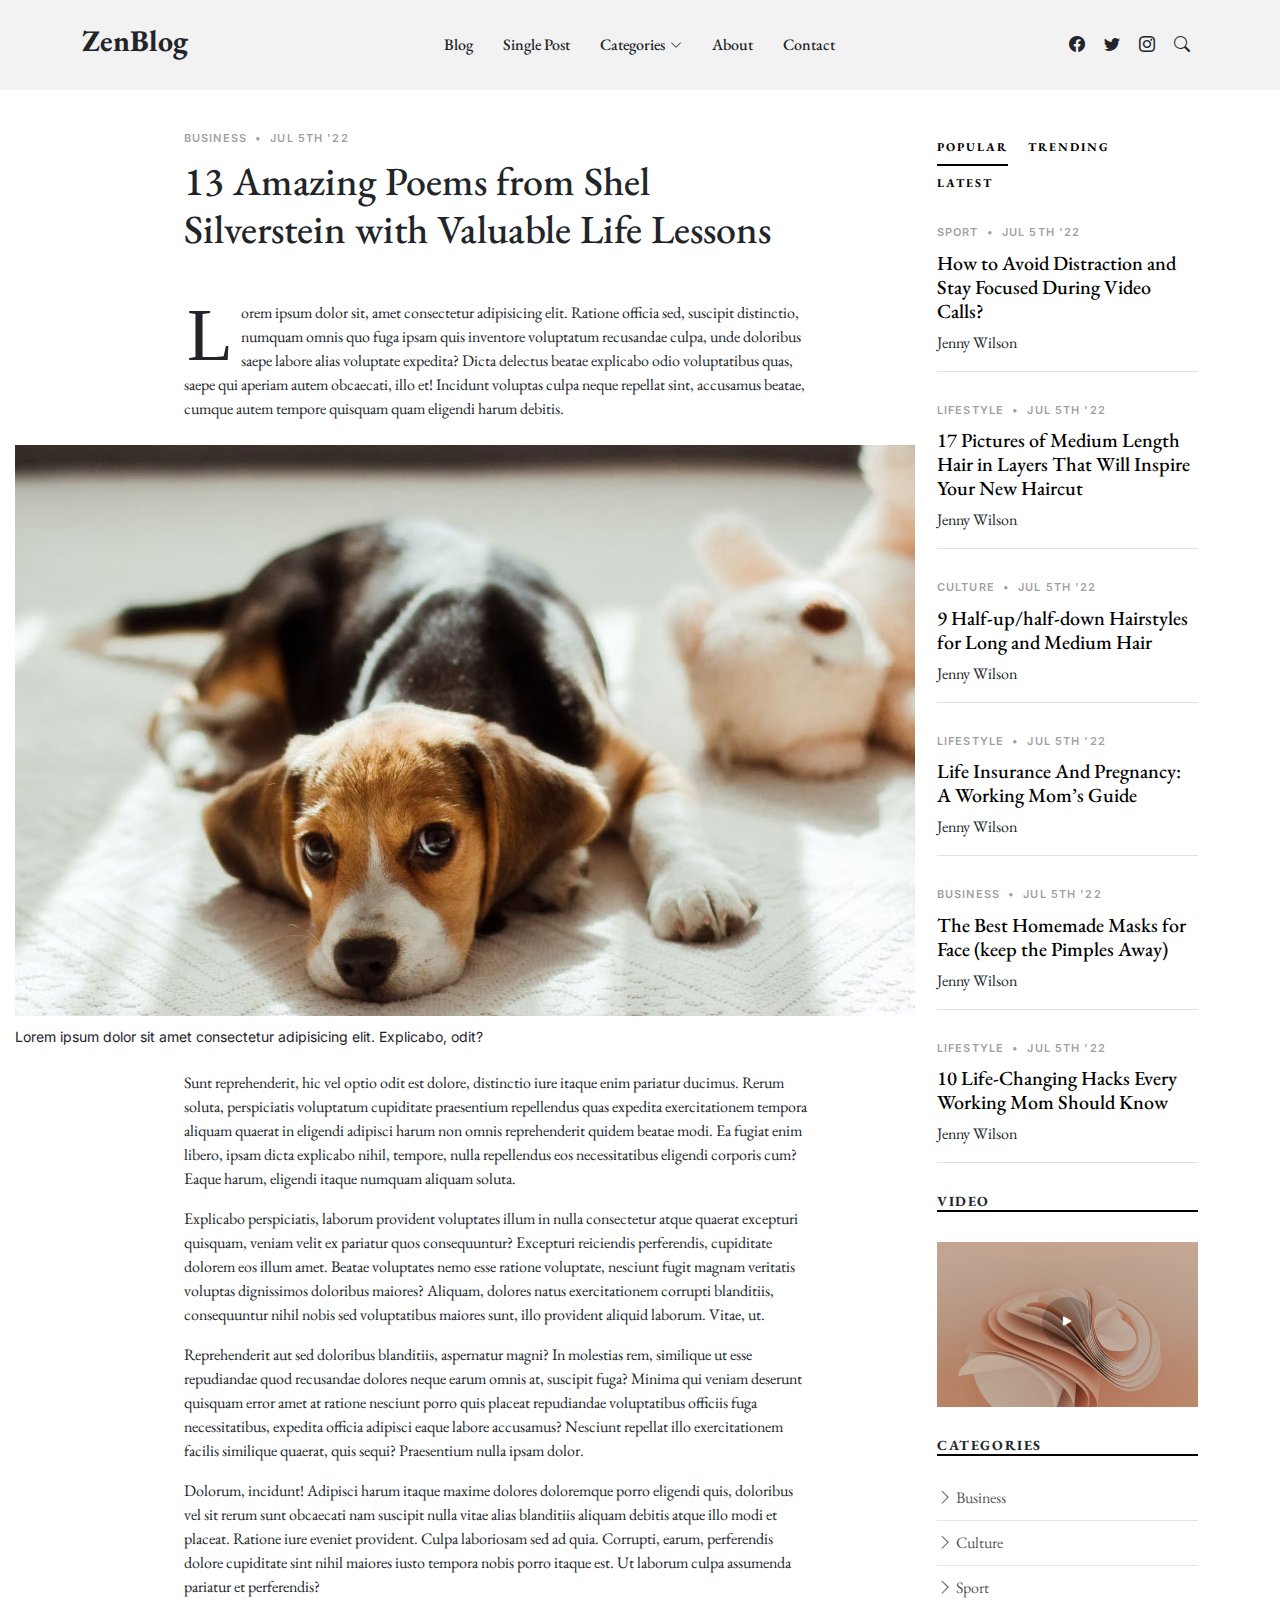
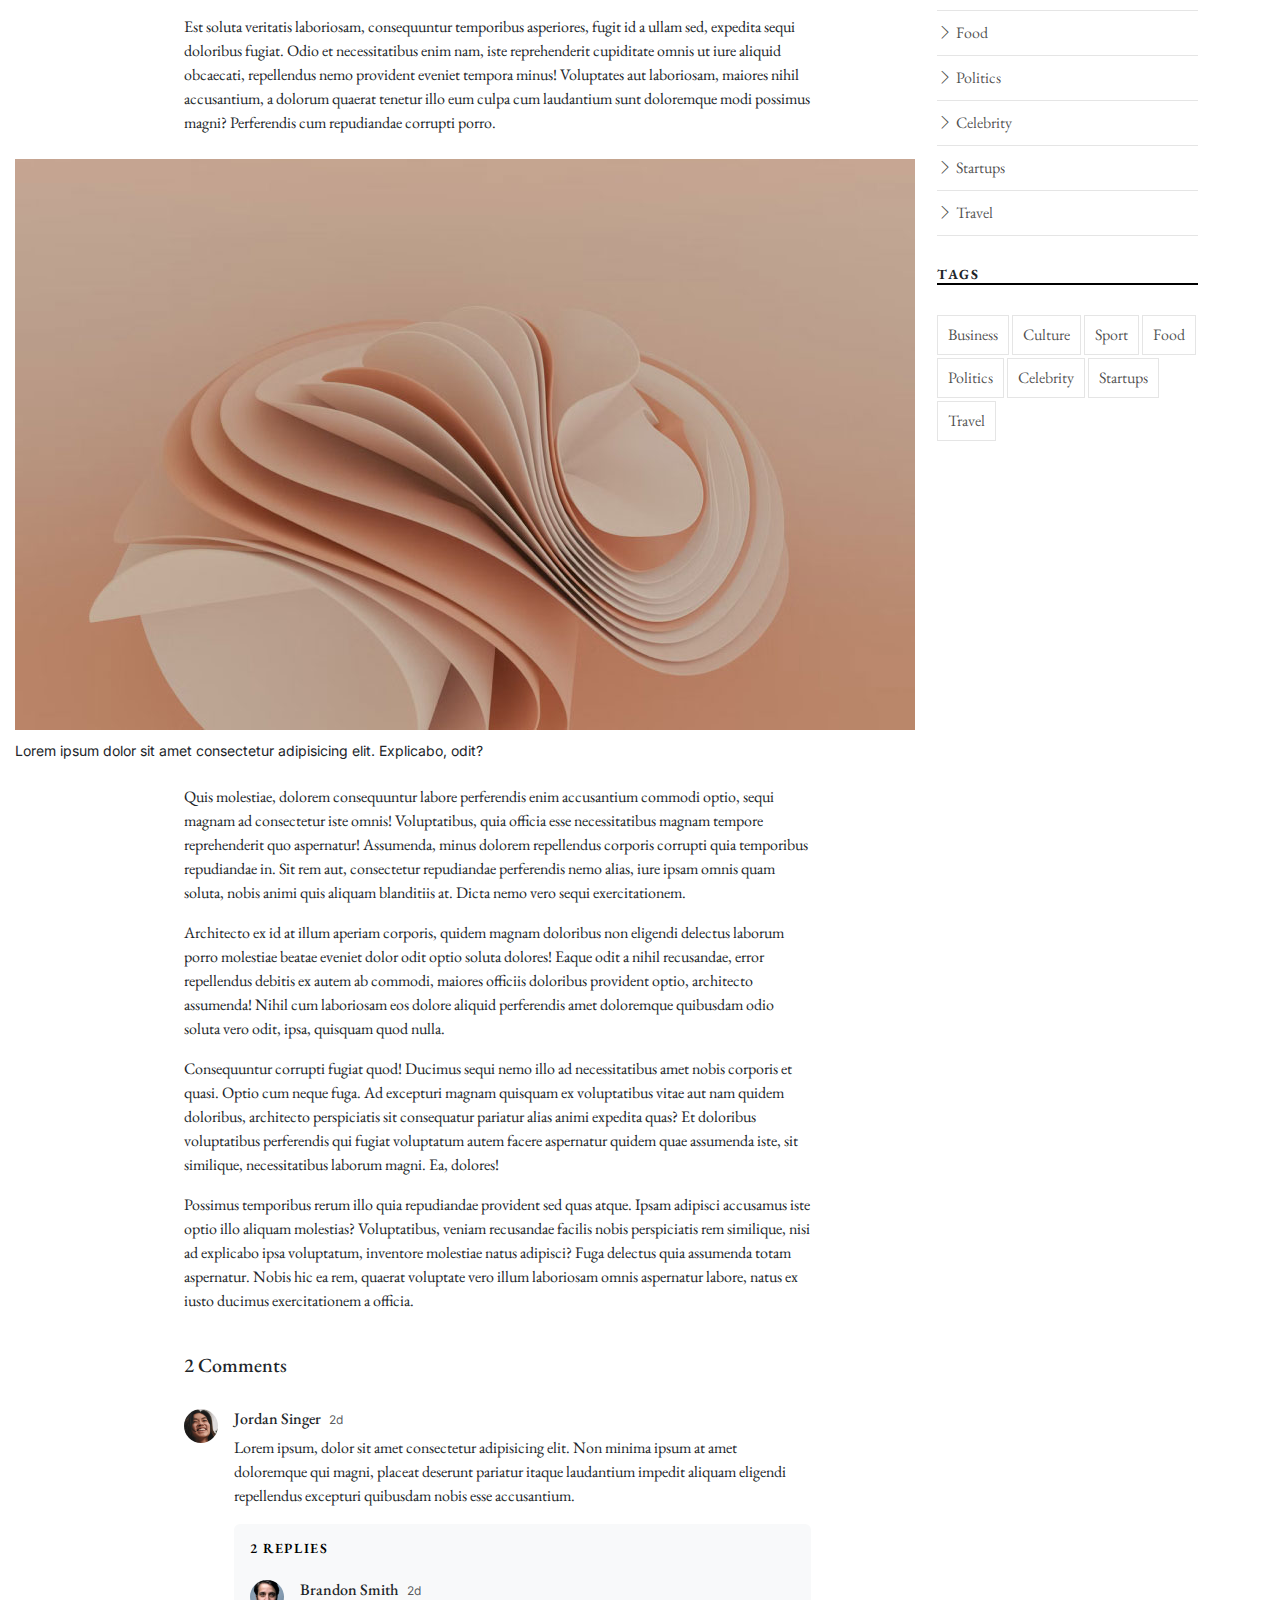
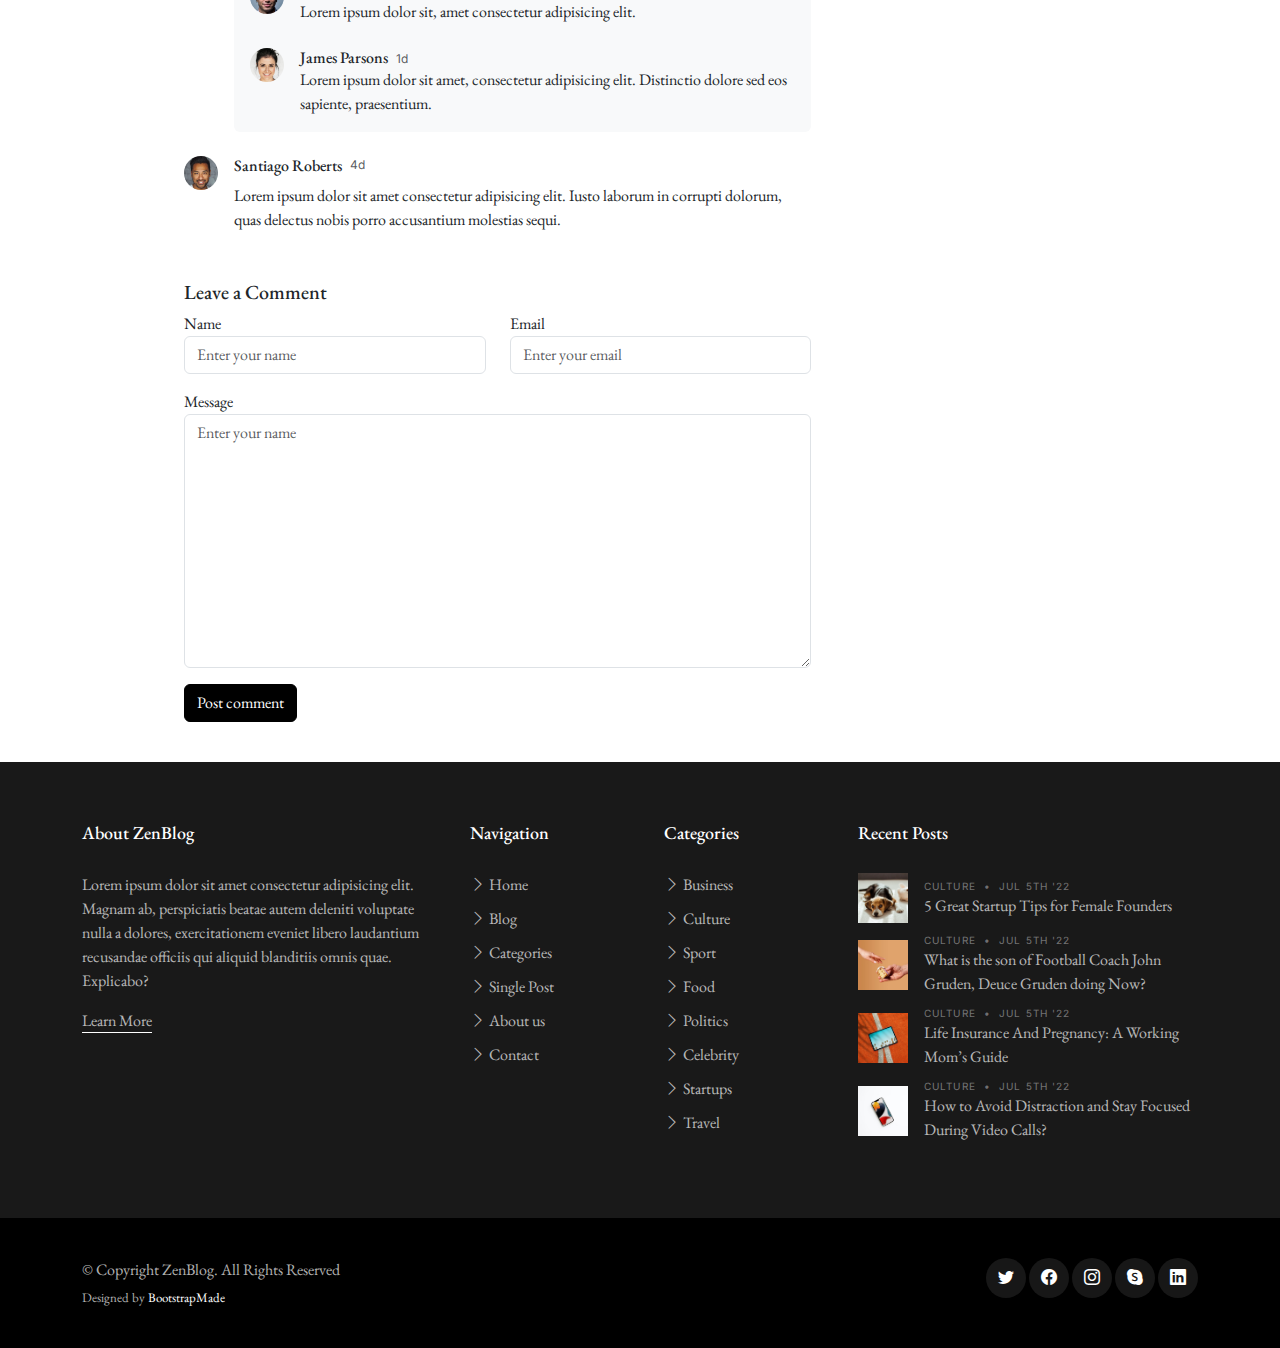
<file: single-post.html>
<!DOCTYPE html>
<html lang="en">

<head>
  <meta charset="utf-8">
  <meta content="width=device-width, initial-scale=1.0" name="viewport">

  <title>ZenBlog Bootstrap Template - Single Post</title>
  <meta content="" name="description">
  <meta content="" name="keywords">

  <!-- Favicons -->
  <link href="assets/img/favicon.png" rel="icon">
  <link href="assets/img/apple-touch-icon.png" rel="apple-touch-icon">

  <!-- Google Fonts -->
  <link rel="preconnect" href="https://fonts.googleapis.com">
  <link rel="preconnect" href="https://fonts.gstatic.com" crossorigin>
  <link href="https://fonts.googleapis.com/css2?family=EB+Garamond:wght@400;500&family=Inter:wght@400;500&family=Playfair+Display:ital,wght@0,400;0,700;1,400;1,700&display=swap" rel="stylesheet">

  <!-- Vendor CSS Files -->
  <link href="assets/vendor/bootstrap/css/bootstrap.min.css" rel="stylesheet">
  <link href="assets/vendor/bootstrap-icons/bootstrap-icons.css" rel="stylesheet">
  <link href="assets/vendor/swiper/swiper-bundle.min.css" rel="stylesheet">
  <link href="assets/vendor/glightbox/css/glightbox.min.css" rel="stylesheet">
  <link href="assets/vendor/aos/aos.css" rel="stylesheet">

  <!-- Template Main CSS Files -->
  <link href="assets/css/variables.css" rel="stylesheet">
  <link href="assets/css/main.css" rel="stylesheet">

  <!-- =======================================================
  * Template Name: ZenBlog
  * Updated: May 30 2023 with Bootstrap v5.3.0
  * Template URL: https://bootstrapmade.com/zenblog-bootstrap-blog-template/
  * Author: BootstrapMade.com
  * License: https:///bootstrapmade.com/license/
  ======================================================== -->
</head>

<body>

  <!-- ======= Header ======= -->
  <header id="header" class="header d-flex align-items-center fixed-top">
    <div class="container-fluid container-xl d-flex align-items-center justify-content-between">

      <a href="index.html" class="logo d-flex align-items-center">
        <!-- Uncomment the line below if you also wish to use an image logo -->
        <!-- <img src="assets/img/logo.png" alt=""> -->
        <h1>ZenBlog</h1>
      </a>

      <nav id="navbar" class="navbar">
        <ul>
          <li><a href="index.html">Blog</a></li>
          <li><a href="single-post.html">Single Post</a></li>
          <li class="dropdown"><a href="category.html"><span>Categories</span> <i class="bi bi-chevron-down dropdown-indicator"></i></a>
            <ul>
              <li><a href="search-result.html">Search Result</a></li>
              <li><a href="#">Drop Down 1</a></li>
              <li class="dropdown"><a href="#"><span>Deep Drop Down</span> <i class="bi bi-chevron-down dropdown-indicator"></i></a>
                <ul>
                  <li><a href="#">Deep Drop Down 1</a></li>
                  <li><a href="#">Deep Drop Down 2</a></li>
                  <li><a href="#">Deep Drop Down 3</a></li>
                  <li><a href="#">Deep Drop Down 4</a></li>
                  <li><a href="#">Deep Drop Down 5</a></li>
                </ul>
              </li>
              <li><a href="#">Drop Down 2</a></li>
              <li><a href="#">Drop Down 3</a></li>
              <li><a href="#">Drop Down 4</a></li>
            </ul>
          </li>

          <li><a href="about.html">About</a></li>
          <li><a href="contact.html">Contact</a></li>
        </ul>
      </nav><!-- .navbar -->

      <div class="position-relative">
        <a href="#" class="mx-2"><span class="bi-facebook"></span></a>
        <a href="#" class="mx-2"><span class="bi-twitter"></span></a>
        <a href="#" class="mx-2"><span class="bi-instagram"></span></a>

        <a href="#" class="mx-2 js-search-open"><span class="bi-search"></span></a>
        <i class="bi bi-list mobile-nav-toggle"></i>

        <!-- ======= Search Form ======= -->
        <div class="search-form-wrap js-search-form-wrap">
          <form action="search-result.html" class="search-form">
            <span class="icon bi-search"></span>
            <input type="text" placeholder="Search" class="form-control">
            <button class="btn js-search-close"><span class="bi-x"></span></button>
          </form>
        </div><!-- End Search Form -->

      </div>

    </div>

  </header><!-- End Header -->

  <main id="main">

    <section class="single-post-content">
      <div class="container">
        <div class="row">
          <div class="col-md-9 post-content" data-aos="fade-up">

            <!-- ======= Single Post Content ======= -->
            <div class="single-post">
              <div class="post-meta"><span class="date">Business</span> <span class="mx-1">&bullet;</span> <span>Jul 5th '22</span></div>
              <h1 class="mb-5">13 Amazing Poems from Shel Silverstein with Valuable Life Lessons</h1>
              <p><span class="firstcharacter">L</span>orem ipsum dolor sit, amet consectetur adipisicing elit. Ratione officia sed, suscipit distinctio, numquam omnis quo fuga ipsam quis inventore voluptatum recusandae culpa, unde doloribus saepe labore alias voluptate expedita? Dicta delectus beatae explicabo odio voluptatibus quas, saepe qui aperiam autem obcaecati, illo et! Incidunt voluptas culpa neque repellat sint, accusamus beatae, cumque autem tempore quisquam quam eligendi harum debitis.</p>

              <figure class="my-4">
                <img src="assets/img/post-landscape-1.jpg" alt="" class="img-fluid">
                <figcaption>Lorem ipsum dolor sit amet consectetur adipisicing elit. Explicabo, odit? </figcaption>
              </figure>
              <p>Sunt reprehenderit, hic vel optio odit est dolore, distinctio iure itaque enim pariatur ducimus. Rerum soluta, perspiciatis voluptatum cupiditate praesentium repellendus quas expedita exercitationem tempora aliquam quaerat in eligendi adipisci harum non omnis reprehenderit quidem beatae modi. Ea fugiat enim libero, ipsam dicta explicabo nihil, tempore, nulla repellendus eos necessitatibus eligendi corporis cum? Eaque harum, eligendi itaque numquam aliquam soluta.</p>
              <p>Explicabo perspiciatis, laborum provident voluptates illum in nulla consectetur atque quaerat excepturi quisquam, veniam velit ex pariatur quos consequuntur? Excepturi reiciendis perferendis, cupiditate dolorem eos illum amet. Beatae voluptates nemo esse ratione voluptate, nesciunt fugit magnam veritatis voluptas dignissimos doloribus maiores? Aliquam, dolores natus exercitationem corrupti blanditiis, consequuntur nihil nobis sed voluptatibus maiores sunt, illo provident aliquid laborum. Vitae, ut.</p>
              <p>Reprehenderit aut sed doloribus blanditiis, aspernatur magni? In molestias rem, similique ut esse repudiandae quod recusandae dolores neque earum omnis at, suscipit fuga? Minima qui veniam deserunt quisquam error amet at ratione nesciunt porro quis placeat repudiandae voluptatibus officiis fuga necessitatibus, expedita officia adipisci eaque labore accusamus? Nesciunt repellat illo exercitationem facilis similique quaerat, quis sequi? Praesentium nulla ipsam dolor.</p>
              <p>Dolorum, incidunt! Adipisci harum itaque maxime dolores doloremque porro eligendi quis, doloribus vel sit rerum sunt obcaecati nam suscipit nulla vitae alias blanditiis aliquam debitis atque illo modi et placeat. Ratione iure eveniet provident. Culpa laboriosam sed ad quia. Corrupti, earum, perferendis dolore cupiditate sint nihil maiores iusto tempora nobis porro itaque est. Ut laborum culpa assumenda pariatur et perferendis?</p>
              <p>Est soluta veritatis laboriosam, consequuntur temporibus asperiores, fugit id a ullam sed, expedita sequi doloribus fugiat. Odio et necessitatibus enim nam, iste reprehenderit cupiditate omnis ut iure aliquid obcaecati, repellendus nemo provident eveniet tempora minus! Voluptates aut laboriosam, maiores nihil accusantium, a dolorum quaerat tenetur illo eum culpa cum laudantium sunt doloremque modi possimus magni? Perferendis cum repudiandae corrupti porro.</p>
              <figure class="my-4">
                <img src="assets/img/post-landscape-5.jpg" alt="" class="img-fluid">
                <figcaption>Lorem ipsum dolor sit amet consectetur adipisicing elit. Explicabo, odit? </figcaption>
              </figure>
              <p>Quis molestiae, dolorem consequuntur labore perferendis enim accusantium commodi optio, sequi magnam ad consectetur iste omnis! Voluptatibus, quia officia esse necessitatibus magnam tempore reprehenderit quo aspernatur! Assumenda, minus dolorem repellendus corporis corrupti quia temporibus repudiandae in. Sit rem aut, consectetur repudiandae perferendis nemo alias, iure ipsam omnis quam soluta, nobis animi quis aliquam blanditiis at. Dicta nemo vero sequi exercitationem.</p>
              <p>Architecto ex id at illum aperiam corporis, quidem magnam doloribus non eligendi delectus laborum porro molestiae beatae eveniet dolor odit optio soluta dolores! Eaque odit a nihil recusandae, error repellendus debitis ex autem ab commodi, maiores officiis doloribus provident optio, architecto assumenda! Nihil cum laboriosam eos dolore aliquid perferendis amet doloremque quibusdam odio soluta vero odit, ipsa, quisquam quod nulla.</p>
              <p>Consequuntur corrupti fugiat quod! Ducimus sequi nemo illo ad necessitatibus amet nobis corporis et quasi. Optio cum neque fuga. Ad excepturi magnam quisquam ex voluptatibus vitae aut nam quidem doloribus, architecto perspiciatis sit consequatur pariatur alias animi expedita quas? Et doloribus voluptatibus perferendis qui fugiat voluptatum autem facere aspernatur quidem quae assumenda iste, sit similique, necessitatibus laborum magni. Ea, dolores!</p>
              <p>Possimus temporibus rerum illo quia repudiandae provident sed quas atque. Ipsam adipisci accusamus iste optio illo aliquam molestias? Voluptatibus, veniam recusandae facilis nobis perspiciatis rem similique, nisi ad explicabo ipsa voluptatum, inventore molestiae natus adipisci? Fuga delectus quia assumenda totam aspernatur. Nobis hic ea rem, quaerat voluptate vero illum laboriosam omnis aspernatur labore, natus ex iusto ducimus exercitationem a officia.</p>
            </div><!-- End Single Post Content -->

            <!-- ======= Comments ======= -->
            <div class="comments">
              <h5 class="comment-title py-4">2 Comments</h5>
              <div class="comment d-flex mb-4">
                <div class="flex-shrink-0">
                  <div class="avatar avatar-sm rounded-circle">
                    <img class="avatar-img" src="assets/img/person-5.jpg" alt="" class="img-fluid">
                  </div>
                </div>
                <div class="flex-grow-1 ms-2 ms-sm-3">
                  <div class="comment-meta d-flex align-items-baseline">
                    <h6 class="me-2">Jordan Singer</h6>
                    <span class="text-muted">2d</span>
                  </div>
                  <div class="comment-body">
                    Lorem ipsum, dolor sit amet consectetur adipisicing elit. Non minima ipsum at amet doloremque qui magni, placeat deserunt pariatur itaque laudantium impedit aliquam eligendi repellendus excepturi quibusdam nobis esse accusantium.
                  </div>

                  <div class="comment-replies bg-light p-3 mt-3 rounded">
                    <h6 class="comment-replies-title mb-4 text-muted text-uppercase">2 replies</h6>

                    <div class="reply d-flex mb-4">
                      <div class="flex-shrink-0">
                        <div class="avatar avatar-sm rounded-circle">
                          <img class="avatar-img" src="assets/img/person-4.jpg" alt="" class="img-fluid">
                        </div>
                      </div>
                      <div class="flex-grow-1 ms-2 ms-sm-3">
                        <div class="reply-meta d-flex align-items-baseline">
                          <h6 class="mb-0 me-2">Brandon Smith</h6>
                          <span class="text-muted">2d</span>
                        </div>
                        <div class="reply-body">
                          Lorem ipsum dolor sit, amet consectetur adipisicing elit.
                        </div>
                      </div>
                    </div>
                    <div class="reply d-flex">
                      <div class="flex-shrink-0">
                        <div class="avatar avatar-sm rounded-circle">
                          <img class="avatar-img" src="assets/img/person-3.jpg" alt="" class="img-fluid">
                        </div>
                      </div>
                      <div class="flex-grow-1 ms-2 ms-sm-3">
                        <div class="reply-meta d-flex align-items-baseline">
                          <h6 class="mb-0 me-2">James Parsons</h6>
                          <span class="text-muted">1d</span>
                        </div>
                        <div class="reply-body">
                          Lorem ipsum dolor sit amet, consectetur adipisicing elit. Distinctio dolore sed eos sapiente, praesentium.
                        </div>
                      </div>
                    </div>
                  </div>
                </div>
              </div>
              <div class="comment d-flex">
                <div class="flex-shrink-0">
                  <div class="avatar avatar-sm rounded-circle">
                    <img class="avatar-img" src="assets/img/person-2.jpg" alt="" class="img-fluid">
                  </div>
                </div>
                <div class="flex-shrink-1 ms-2 ms-sm-3">
                  <div class="comment-meta d-flex">
                    <h6 class="me-2">Santiago Roberts</h6>
                    <span class="text-muted">4d</span>
                  </div>
                  <div class="comment-body">
                    Lorem ipsum dolor sit amet consectetur adipisicing elit. Iusto laborum in corrupti dolorum, quas delectus nobis porro accusantium molestias sequi.
                  </div>
                </div>
              </div>
            </div><!-- End Comments -->

            <!-- ======= Comments Form ======= -->
            <div class="row justify-content-center mt-5">

              <div class="col-lg-12">
                <h5 class="comment-title">Leave a Comment</h5>
                <div class="row">
                  <div class="col-lg-6 mb-3">
                    <label for="comment-name">Name</label>
                    <input type="text" class="form-control" id="comment-name" placeholder="Enter your name">
                  </div>
                  <div class="col-lg-6 mb-3">
                    <label for="comment-email">Email</label>
                    <input type="text" class="form-control" id="comment-email" placeholder="Enter your email">
                  </div>
                  <div class="col-12 mb-3">
                    <label for="comment-message">Message</label>

                    <textarea class="form-control" id="comment-message" placeholder="Enter your name" cols="30" rows="10"></textarea>
                  </div>
                  <div class="col-12">
                    <input type="submit" class="btn btn-primary" value="Post comment">
                  </div>
                </div>
              </div>
            </div><!-- End Comments Form -->

          </div>
          <div class="col-md-3">
            <!-- ======= Sidebar ======= -->
            <div class="aside-block">

              <ul class="nav nav-pills custom-tab-nav mb-4" id="pills-tab" role="tablist">
                <li class="nav-item" role="presentation">
                  <button class="nav-link active" id="pills-popular-tab" data-bs-toggle="pill" data-bs-target="#pills-popular" type="button" role="tab" aria-controls="pills-popular" aria-selected="true">Popular</button>
                </li>
                <li class="nav-item" role="presentation">
                  <button class="nav-link" id="pills-trending-tab" data-bs-toggle="pill" data-bs-target="#pills-trending" type="button" role="tab" aria-controls="pills-trending" aria-selected="false">Trending</button>
                </li>
                <li class="nav-item" role="presentation">
                  <button class="nav-link" id="pills-latest-tab" data-bs-toggle="pill" data-bs-target="#pills-latest" type="button" role="tab" aria-controls="pills-latest" aria-selected="false">Latest</button>
                </li>
              </ul>

              <div class="tab-content" id="pills-tabContent">

                <!-- Popular -->
                <div class="tab-pane fade show active" id="pills-popular" role="tabpanel" aria-labelledby="pills-popular-tab">
                  <div class="post-entry-1 border-bottom">
                    <div class="post-meta"><span class="date">Sport</span> <span class="mx-1">&bullet;</span> <span>Jul 5th '22</span></div>
                    <h2 class="mb-2"><a href="#">How to Avoid Distraction and Stay Focused During Video Calls?</a></h2>
                    <span class="author mb-3 d-block">Jenny Wilson</span>
                  </div>

                  <div class="post-entry-1 border-bottom">
                    <div class="post-meta"><span class="date">Lifestyle</span> <span class="mx-1">&bullet;</span> <span>Jul 5th '22</span></div>
                    <h2 class="mb-2"><a href="#">17 Pictures of Medium Length Hair in Layers That Will Inspire Your New Haircut</a></h2>
                    <span class="author mb-3 d-block">Jenny Wilson</span>
                  </div>

                  <div class="post-entry-1 border-bottom">
                    <div class="post-meta"><span class="date">Culture</span> <span class="mx-1">&bullet;</span> <span>Jul 5th '22</span></div>
                    <h2 class="mb-2"><a href="#">9 Half-up/half-down Hairstyles for Long and Medium Hair</a></h2>
                    <span class="author mb-3 d-block">Jenny Wilson</span>
                  </div>

                  <div class="post-entry-1 border-bottom">
                    <div class="post-meta"><span class="date">Lifestyle</span> <span class="mx-1">&bullet;</span> <span>Jul 5th '22</span></div>
                    <h2 class="mb-2"><a href="#">Life Insurance And Pregnancy: A Working Mom’s Guide</a></h2>
                    <span class="author mb-3 d-block">Jenny Wilson</span>
                  </div>

                  <div class="post-entry-1 border-bottom">
                    <div class="post-meta"><span class="date">Business</span> <span class="mx-1">&bullet;</span> <span>Jul 5th '22</span></div>
                    <h2 class="mb-2"><a href="#">The Best Homemade Masks for Face (keep the Pimples Away)</a></h2>
                    <span class="author mb-3 d-block">Jenny Wilson</span>
                  </div>

                  <div class="post-entry-1 border-bottom">
                    <div class="post-meta"><span class="date">Lifestyle</span> <span class="mx-1">&bullet;</span> <span>Jul 5th '22</span></div>
                    <h2 class="mb-2"><a href="#">10 Life-Changing Hacks Every Working Mom Should Know</a></h2>
                    <span class="author mb-3 d-block">Jenny Wilson</span>
                  </div>
                </div> <!-- End Popular -->

                <!-- Trending -->
                <div class="tab-pane fade" id="pills-trending" role="tabpanel" aria-labelledby="pills-trending-tab">
                  <div class="post-entry-1 border-bottom">
                    <div class="post-meta"><span class="date">Lifestyle</span> <span class="mx-1">&bullet;</span> <span>Jul 5th '22</span></div>
                    <h2 class="mb-2"><a href="#">17 Pictures of Medium Length Hair in Layers That Will Inspire Your New Haircut</a></h2>
                    <span class="author mb-3 d-block">Jenny Wilson</span>
                  </div>

                  <div class="post-entry-1 border-bottom">
                    <div class="post-meta"><span class="date">Culture</span> <span class="mx-1">&bullet;</span> <span>Jul 5th '22</span></div>
                    <h2 class="mb-2"><a href="#">9 Half-up/half-down Hairstyles for Long and Medium Hair</a></h2>
                    <span class="author mb-3 d-block">Jenny Wilson</span>
                  </div>

                  <div class="post-entry-1 border-bottom">
                    <div class="post-meta"><span class="date">Lifestyle</span> <span class="mx-1">&bullet;</span> <span>Jul 5th '22</span></div>
                    <h2 class="mb-2"><a href="#">Life Insurance And Pregnancy: A Working Mom’s Guide</a></h2>
                    <span class="author mb-3 d-block">Jenny Wilson</span>
                  </div>

                  <div class="post-entry-1 border-bottom">
                    <div class="post-meta"><span class="date">Sport</span> <span class="mx-1">&bullet;</span> <span>Jul 5th '22</span></div>
                    <h2 class="mb-2"><a href="#">How to Avoid Distraction and Stay Focused During Video Calls?</a></h2>
                    <span class="author mb-3 d-block">Jenny Wilson</span>
                  </div>
                  <div class="post-entry-1 border-bottom">
                    <div class="post-meta"><span class="date">Business</span> <span class="mx-1">&bullet;</span> <span>Jul 5th '22</span></div>
                    <h2 class="mb-2"><a href="#">The Best Homemade Masks for Face (keep the Pimples Away)</a></h2>
                    <span class="author mb-3 d-block">Jenny Wilson</span>
                  </div>

                  <div class="post-entry-1 border-bottom">
                    <div class="post-meta"><span class="date">Lifestyle</span> <span class="mx-1">&bullet;</span> <span>Jul 5th '22</span></div>
                    <h2 class="mb-2"><a href="#">10 Life-Changing Hacks Every Working Mom Should Know</a></h2>
                    <span class="author mb-3 d-block">Jenny Wilson</span>
                  </div>
                </div> <!-- End Trending -->

                <!-- Latest -->
                <div class="tab-pane fade" id="pills-latest" role="tabpanel" aria-labelledby="pills-latest-tab">
                  <div class="post-entry-1 border-bottom">
                    <div class="post-meta"><span class="date">Lifestyle</span> <span class="mx-1">&bullet;</span> <span>Jul 5th '22</span></div>
                    <h2 class="mb-2"><a href="#">Life Insurance And Pregnancy: A Working Mom’s Guide</a></h2>
                    <span class="author mb-3 d-block">Jenny Wilson</span>
                  </div>

                  <div class="post-entry-1 border-bottom">
                    <div class="post-meta"><span class="date">Business</span> <span class="mx-1">&bullet;</span> <span>Jul 5th '22</span></div>
                    <h2 class="mb-2"><a href="#">The Best Homemade Masks for Face (keep the Pimples Away)</a></h2>
                    <span class="author mb-3 d-block">Jenny Wilson</span>
                  </div>

                  <div class="post-entry-1 border-bottom">
                    <div class="post-meta"><span class="date">Lifestyle</span> <span class="mx-1">&bullet;</span> <span>Jul 5th '22</span></div>
                    <h2 class="mb-2"><a href="#">10 Life-Changing Hacks Every Working Mom Should Know</a></h2>
                    <span class="author mb-3 d-block">Jenny Wilson</span>
                  </div>

                  <div class="post-entry-1 border-bottom">
                    <div class="post-meta"><span class="date">Sport</span> <span class="mx-1">&bullet;</span> <span>Jul 5th '22</span></div>
                    <h2 class="mb-2"><a href="#">How to Avoid Distraction and Stay Focused During Video Calls?</a></h2>
                    <span class="author mb-3 d-block">Jenny Wilson</span>
                  </div>

                  <div class="post-entry-1 border-bottom">
                    <div class="post-meta"><span class="date">Lifestyle</span> <span class="mx-1">&bullet;</span> <span>Jul 5th '22</span></div>
                    <h2 class="mb-2"><a href="#">17 Pictures of Medium Length Hair in Layers That Will Inspire Your New Haircut</a></h2>
                    <span class="author mb-3 d-block">Jenny Wilson</span>
                  </div>

                  <div class="post-entry-1 border-bottom">
                    <div class="post-meta"><span class="date">Culture</span> <span class="mx-1">&bullet;</span> <span>Jul 5th '22</span></div>
                    <h2 class="mb-2"><a href="#">9 Half-up/half-down Hairstyles for Long and Medium Hair</a></h2>
                    <span class="author mb-3 d-block">Jenny Wilson</span>
                  </div>

                </div> <!-- End Latest -->

              </div>
            </div>

            <div class="aside-block">
              <h3 class="aside-title">Video</h3>
              <div class="video-post">
                <a href="https://www.youtube.com/watch?v=AiFfDjmd0jU" class="glightbox link-video">
                  <span class="bi-play-fill"></span>
                  <img src="assets/img/post-landscape-5.jpg" alt="" class="img-fluid">
                </a>
              </div>
            </div><!-- End Video -->

            <div class="aside-block">
              <h3 class="aside-title">Categories</h3>
              <ul class="aside-links list-unstyled">
                <li><a href="category.html"><i class="bi bi-chevron-right"></i> Business</a></li>
                <li><a href="category.html"><i class="bi bi-chevron-right"></i> Culture</a></li>
                <li><a href="category.html"><i class="bi bi-chevron-right"></i> Sport</a></li>
                <li><a href="category.html"><i class="bi bi-chevron-right"></i> Food</a></li>
                <li><a href="category.html"><i class="bi bi-chevron-right"></i> Politics</a></li>
                <li><a href="category.html"><i class="bi bi-chevron-right"></i> Celebrity</a></li>
                <li><a href="category.html"><i class="bi bi-chevron-right"></i> Startups</a></li>
                <li><a href="category.html"><i class="bi bi-chevron-right"></i> Travel</a></li>
              </ul>
            </div><!-- End Categories -->

            <div class="aside-block">
              <h3 class="aside-title">Tags</h3>
              <ul class="aside-tags list-unstyled">
                <li><a href="category.html">Business</a></li>
                <li><a href="category.html">Culture</a></li>
                <li><a href="category.html">Sport</a></li>
                <li><a href="category.html">Food</a></li>
                <li><a href="category.html">Politics</a></li>
                <li><a href="category.html">Celebrity</a></li>
                <li><a href="category.html">Startups</a></li>
                <li><a href="category.html">Travel</a></li>
              </ul>
            </div><!-- End Tags -->

          </div>
        </div>
      </div>
    </section>
  </main><!-- End #main -->

  <!-- ======= Footer ======= -->
  <footer id="footer" class="footer">

    <div class="footer-content">
      <div class="container">

        <div class="row g-5">
          <div class="col-lg-4">
            <h3 class="footer-heading">About ZenBlog</h3>
            <p>Lorem ipsum dolor sit amet consectetur adipisicing elit. Magnam ab, perspiciatis beatae autem deleniti voluptate nulla a dolores, exercitationem eveniet libero laudantium recusandae officiis qui aliquid blanditiis omnis quae. Explicabo?</p>
            <p><a href="about.html" class="footer-link-more">Learn More</a></p>
          </div>
          <div class="col-6 col-lg-2">
            <h3 class="footer-heading">Navigation</h3>
            <ul class="footer-links list-unstyled">
              <li><a href="index.html"><i class="bi bi-chevron-right"></i> Home</a></li>
              <li><a href="index.html"><i class="bi bi-chevron-right"></i> Blog</a></li>
              <li><a href="category.html"><i class="bi bi-chevron-right"></i> Categories</a></li>
              <li><a href="single-post.html"><i class="bi bi-chevron-right"></i> Single Post</a></li>
              <li><a href="about.html"><i class="bi bi-chevron-right"></i> About us</a></li>
              <li><a href="contact.html"><i class="bi bi-chevron-right"></i> Contact</a></li>
            </ul>
          </div>
          <div class="col-6 col-lg-2">
            <h3 class="footer-heading">Categories</h3>
            <ul class="footer-links list-unstyled">
              <li><a href="category.html"><i class="bi bi-chevron-right"></i> Business</a></li>
              <li><a href="category.html"><i class="bi bi-chevron-right"></i> Culture</a></li>
              <li><a href="category.html"><i class="bi bi-chevron-right"></i> Sport</a></li>
              <li><a href="category.html"><i class="bi bi-chevron-right"></i> Food</a></li>
              <li><a href="category.html"><i class="bi bi-chevron-right"></i> Politics</a></li>
              <li><a href="category.html"><i class="bi bi-chevron-right"></i> Celebrity</a></li>
              <li><a href="category.html"><i class="bi bi-chevron-right"></i> Startups</a></li>
              <li><a href="category.html"><i class="bi bi-chevron-right"></i> Travel</a></li>

            </ul>
          </div>

          <div class="col-lg-4">
            <h3 class="footer-heading">Recent Posts</h3>

            <ul class="footer-links footer-blog-entry list-unstyled">
              <li>
                <a href="single-post.html" class="d-flex align-items-center">
                  <img src="assets/img/post-sq-1.jpg" alt="" class="img-fluid me-3">
                  <div>
                    <div class="post-meta d-block"><span class="date">Culture</span> <span class="mx-1">&bullet;</span> <span>Jul 5th '22</span></div>
                    <span>5 Great Startup Tips for Female Founders</span>
                  </div>
                </a>
              </li>

              <li>
                <a href="single-post.html" class="d-flex align-items-center">
                  <img src="assets/img/post-sq-2.jpg" alt="" class="img-fluid me-3">
                  <div>
                    <div class="post-meta d-block"><span class="date">Culture</span> <span class="mx-1">&bullet;</span> <span>Jul 5th '22</span></div>
                    <span>What is the son of Football Coach John Gruden, Deuce Gruden doing Now?</span>
                  </div>
                </a>
              </li>

              <li>
                <a href="single-post.html" class="d-flex align-items-center">
                  <img src="assets/img/post-sq-3.jpg" alt="" class="img-fluid me-3">
                  <div>
                    <div class="post-meta d-block"><span class="date">Culture</span> <span class="mx-1">&bullet;</span> <span>Jul 5th '22</span></div>
                    <span>Life Insurance And Pregnancy: A Working Mom’s Guide</span>
                  </div>
                </a>
              </li>

              <li>
                <a href="single-post.html" class="d-flex align-items-center">
                  <img src="assets/img/post-sq-4.jpg" alt="" class="img-fluid me-3">
                  <div>
                    <div class="post-meta d-block"><span class="date">Culture</span> <span class="mx-1">&bullet;</span> <span>Jul 5th '22</span></div>
                    <span>How to Avoid Distraction and Stay Focused During Video Calls?</span>
                  </div>
                </a>
              </li>

            </ul>

          </div>
        </div>
      </div>
    </div>

    <div class="footer-legal">
      <div class="container">

        <div class="row justify-content-between">
          <div class="col-md-6 text-center text-md-start mb-3 mb-md-0">
            <div class="copyright">
              © Copyright <strong><span>ZenBlog</span></strong>. All Rights Reserved
            </div>

            <div class="credits">
              <!-- All the links in the footer should remain intact. -->
              <!-- You can delete the links only if you purchased the pro version. -->
              <!-- Licensing information: https://bootstrapmade.com/license/ -->
              <!-- Purchase the pro version with working PHP/AJAX contact form: https://bootstrapmade.com/herobiz-bootstrap-business-template/ -->
              Designed by <a href="https://bootstrapmade.com/">BootstrapMade</a>
            </div>

          </div>

          <div class="col-md-6">
            <div class="social-links mb-3 mb-lg-0 text-center text-md-end">
              <a href="#" class="twitter"><i class="bi bi-twitter"></i></a>
              <a href="#" class="facebook"><i class="bi bi-facebook"></i></a>
              <a href="#" class="instagram"><i class="bi bi-instagram"></i></a>
              <a href="#" class="google-plus"><i class="bi bi-skype"></i></a>
              <a href="#" class="linkedin"><i class="bi bi-linkedin"></i></a>
            </div>

          </div>

        </div>

      </div>
    </div>

  </footer>

  <a href="#" class="scroll-top d-flex align-items-center justify-content-center"><i class="bi bi-arrow-up-short"></i></a>

  <!-- Vendor JS Files -->
  <script src="assets/vendor/bootstrap/js/bootstrap.bundle.min.js"></script>
  <script src="assets/vendor/swiper/swiper-bundle.min.js"></script>
  <script src="assets/vendor/glightbox/js/glightbox.min.js"></script>
  <script src="assets/vendor/aos/aos.js"></script>
  <script src="assets/vendor/php-email-form/validate.js"></script>

  <!-- Template Main JS File -->
  <script src="assets/js/main.js"></script>

</body>

</html>
</file>
<file: assets/css/variables.css>
/**
* Template Name: ZenBlog
* File: variables.css
* Description: Easily customize colors, typography, and other repetitive properties used in the template main stylesheet file main.css
* 
* Template URL: https://bootstrapmade.com/zenblog-bootstrap-blog-template/
* Author: BootstrapMade.com
* License: https://bootstrapmade.com/license/
* 
* Contents:
* 1. ZenBlog template variables 
* 2. Override default Bootstrap variables
* 3. Set color and background class names
*
* Learn more about CSS variables at https://developer.mozilla.org/en-US/docs/Web/CSS/Using_CSS_custom_properties
*/

/*--------------------------------------------------------------
# 1. ZenBlog template variables 
--------------------------------------------------------------*/
:root {

  /* Fonts */
  --font-default: 'EB Garamond', system-ui, -apple-system, "Segoe UI", Roboto, "Helvetica Neue", Arial, "Noto Sans", "Liberation Sans", sans-serif, "Apple Color Emoji", "Segoe UI Emoji", "Segoe UI Symbol", "Noto Color Emoji";
  --font-primary: 'EB Garamond', serif; /*'Playfair Display', serif;*/
  --font-secondary: 'Inter', sans-serif;

  /* Colors */
  /* The *-rgb color names are simply the RGB converted value of the corresponding color for use in the rgba() function */

  /* Default text color */
  --color-default: #212529;
  --color-default-rgb: 33, 37, 41;

  /* Defult links color */
  --color-links: #212529;
  --color-links-hover: #15171a;

  /* Primay colors */
  --color-primary: #212529;
  --color-primary-light: #26282c;
  --color-primary-dark: #0b0c0e;

  --color-primary-rgb: 33, 37, 41;
  --color-primary-light-rgb: 38, 40, 44;
  --color-primary-dark-rgb: 11, 12, 14;

  /* Secondary colors */
  --color-secondary: #596d80;
  --color-secondary-light: #8498aa;
  --color-secondary-dark: #404f5c;

  --color-secondary-rgb: 89, 109, 128;
  --color-secondary-light-rgb: 132, 152, 170;
  --color-secondary-dark-rgb: 64, 79, 92;

  /* General colors */
  --color-blue: #0d6efd;
  --color-blue-rgb: 13, 110, 253;

  --color-indigo: #6610f2;
  --color-indigo-rgb: 102, 16, 242;

  --color-purple: #6f42c1;
  --color-purple-rgb: 111, 66, 193;
  
  --color-pink: #f3268c;
  --color-pink-rgb: 243, 38, 140;

  --color-red: #df1529;
  --color-red-rgb: 223, 21, 4;

  --color-orange: #fd7e14;
  --color-orange-rgb: 253, 126, 20;

  --color-yellow: #ffc107;
  --color-yellow-rgb: 255, 193, 7;

  --color-green: #059652;
  --color-green-rgb: 5, 150, 82;

  --color-teal: #20c997;
  --color-teal-rgb: 32, 201, 151;

  --color-cyan: #0dcaf0;
  --color-cyan-rgb: 13, 202, 240;

  --color-white: #ffffff;
  --color-white-rgb: 255, 255, 255;

  --color-gray: #6c757d;
  --color-gray-rgb: 108, 117, 125;

  --color-black: #000000;
  --color-black-rgb: 0, 0, 0;
}

/*--------------------------------------------------------------
# 2. Override default Bootstrap variables
--------------------------------------------------------------*/
:root {
  --bs-blue: var(--color-blue);
  --bs-indigo: var(--color-indigo);
  --bs-purple: var(--color-purple);
  --bs-pink: var(--color-pink);
  --bs-red: var(--color-red);
  --bs-orange: var(--color-orange);
  --bs-yellow: var(--color-yellow);
  --bs-green: var(--color-green);
  --bs-teal: var(--color-teal);
  --bs-cyan: var(--color-cyan);
  --bs-white: var(--color-white);
  --bs-gray: var(--color-gray);
  --bs-gray-dark: #343a40;
  --bs-gray-100: #f8f9fa;
  --bs-gray-200: #e9ecef;
  --bs-gray-300: #dee2e6;
  --bs-gray-400: #ced4da;
  --bs-gray-500: #adb5bd;
  --bs-gray-600: #6c757d;
  --bs-gray-700: #495057;
  --bs-gray-800: #343a40;
  --bs-gray-900: #212529;
  --bs-primary: var(--color-blue);
  --bs-secondary: var(--color-blue);
  --bs-success: #198754;
  --bs-info: #0dcaf0;
  --bs-warning: #ffc107;
  --bs-danger: #dc3545;
  --bs-light: #f8f9fa;
  --bs-dark: #212529;
  --bs-primary-rgb: var(--color-primary-rgb);
  --bs-secondary-rgb: var(--color-secondary-rgb);
  --bs-success-rgb: 25, 135, 84;
  --bs-info-rgb: 13, 202, 240;
  --bs-warning-rgb: 255, 193, 7;
  --bs-danger-rgb: 220, 53, 69;
  --bs-light-rgb: 248, 249, 250;
  --bs-dark-rgb: 33, 37, 41;
  --bs-white-rgb: var(--color-white-rgb);
  --bs-black-rgb: var(--color-black-rgb);
  --bs-body-color-rgb: var(--color-default-rgb);
  --bs-body-bg-rgb: 255, 255, 255;
  --bs-font-sans-serif: var(--font-default);
  --bs-font-monospace: SFMono-Regular, Menlo, Monaco, Consolas, "Liberation Mono", "Courier New", monospace;
  --bs-gradient: linear-gradient(180deg, rgba(255, 255, 255, 0.15), rgba(255, 255, 255, 0));
  --bs-body-font-family: var(--font-default);
  --bs-body-font-size: 1rem;
  --bs-body-font-weight: 400;
  --bs-body-line-height: 1.5;
  --bs-body-color: var(--color-default);
  --bs-body-bg: #fff;
}

/*--------------------------------------------------------------
# 3. Set color and background class names
--------------------------------------------------------------*/
/* Fonts */
.font-default { font-family: var(--font-default) !important; }
.font-primary { font-family: var(--font-primary) !important;}
.font-secondary { font-family: var(--font-secondary) !important; }

/* Text Colors */
.color-default { color: var(--color-default) !important; }
.color-links { color: var(--color-links) !important; }
.color-links:hover { color: var(--color-links-hover) !important; }
.color-primary { color: var(--color-primary) !important; }
.color-primary-light { color: var(--color-primary-light) !important; }
.color-primary-dark { color: var(--color-primary-dark) !important; }
.color-secondary { color: var(--color-secondary) !important; }
.color-secondary-light { color: var(--color-secondary-light) !important; }
.color-secondary-dark { color: var(--color-secondary-dark) !important; }
.color-blue { color: var(--color-blue) !important; }
.color-indigo { color: var(--color-indigo) !important; }
.color-purple { color: var(--color-purple) !important; }
.color-pink { color: var(--color-pink) !important; }
.color-red { color: var(--color-red) !important; }
.color-orange { color: var(--color-orange) !important; }
.color-yellow { color: var(--color-yellow) !important; }
.color-green { color: var(--color-green) !important; }
.color-teal { color: var(--color-teal) !important; }
.color-cyan { color: var(--color-cyan) !important; }
.color-white { color: var(--color-white) !important; }
.color-gray { color: var(--color-gray) !important; }
.color-black { color: var(--color-black) !important; }

/* Background Colors */
.bg-default { background-color: var(--color-default) !important; }
.bg-primary { background-color: var(--color-primary) !important; }
.bg-primary-light { background-color: var(--color-primary-light) !important; }
.bg-primary-dark { background-color: var(--color-primary-dark) !important; }
.bg-secondary { background-color: var(--color-secondary) !important; }
.bg-secondary-light { background-color: var(--color-secondary-light) !important; }
.bg-secondary-dark { background-color: var(--color-secondary-dark) !important; }
.bg-blue { background-color: var(--color-blue) !important; }
.bg-indigo { background-color: var(--color-indigo) !important; }
.bg-purple { background-color: var(--color-purple) !important; }
.bg-pink { background-color: var(--color-pink) !important; }
.bg-red { background-color: var(--color-red) !important; }
.bg-orange { background-color: var(--color-orange) !important; }
.bg-yellow { background-color: var(--color-yellow) !important; }
.bg-green { background-color: var(--color-green) !important; }
.bg-teal { background-color: var(--color-teal) !important; }
.bg-cyan { background-color: var(--color-cyan) !important; }
.bg-white { background-color: var(--color-white) !important; }
.bg-gray { background-color: var(--color-gray) !important; }
.bg-black { background-color: var(--color-black) !important; }
</file>
<file: style.css>
*{
    background-color: #dddddd;
}

#titulo{
    background-color: rgba(73, 73, 73, 0.171);
}

#dibujo{
    background-color: blue;
    border: 1px solid black;
}

.container {
    display: flex;
    flex-direction: row ;
    flex-wrap: wrap;
    justify-content: space-evenly;
    align-items: center;
    width: 90%;
    height: 5rem;
    margin: 10px 10px 10px 10px ;
    background-color: #f0f0f0;
    Text-align: center;
    padding: 5px;
    font-size: x-large;


}

.item-1 {
    color: black;


}

.item-2 {
    color: black;


}

.item-3{
    color: black;


}

.item-4{
    color: black;


}
</file>
<file: assets/css/main.css>
/**
* Template Name: ZenBlog
* Updated: May 30 2023 with Bootstrap v5.3.0
* Template URL: https://bootstrapmade.com/zenblog-bootstrap-blog-template/
* Author: BootstrapMade.com
* License: https:///bootstrapmade.com/license/
*/

/**
* Check out variables.css for easy customization of colors, typography, and other repetitive properties
*/
/*--------------------------------------------------------------
# General
--------------------------------------------------------------*/
:root {
  scroll-behavior: smooth;
}

body {
  color: rgba(var(--color-primary-rgb), 1);
}

a {
  color: var(--color-links);
  text-decoration: none;
}

a:hover {
  color: var(--color-links-hover);
  text-decoration: none;
}

h1,
h2,
h3,
h4,
h5,
h6 {
  font-family: var(--font-primary);
}

#main {
  margin-top: 90px;
}

/*--------------------------------------------------------------
# Sections & Section Header
--------------------------------------------------------------*/
section {
  padding: 40px 0;
  overflow: hidden;
}

.section-header {
  border-bottom: 2px solid var(--color-black);
}

.section-header h2 {
  font-size: 50px;
  color: var(--color-black);
}

.section-header p {
  margin-bottom: 0;
}

/*--------------------------------------------------------------
# Scroll top button
--------------------------------------------------------------*/
.scroll-top {
  position: fixed;
  visibility: hidden;
  opacity: 0;
  right: 15px;
  bottom: 15px;
  z-index: 99999;
  background: var(--color-primary);
  width: 40px;
  height: 40px;
  border-radius: 4px;
  transition: all 0.4s;
}

.scroll-top i {
  font-size: 24px;
  color: #fff;
  line-height: 0;
}

.scroll-top:hover {
  background: rgba(var(--color-primary-rgb), 0.8);
  color: #fff;
}

.scroll-top.active {
  visibility: visible;
  opacity: 1;
}

/*--------------------------------------------------------------
# Page title
--------------------------------------------------------------*/
.page-title {
  font-size: 70px;
  color: var(--color-black);
}

/* Form Input Fieldds */
.form-control:active,
.form-control:focus {
  outline: none;
  box-shadow: none;
  border-color: var(--color-black);
}

.btn:active,
.btn:focus {
  outline: none;
}

.btn.btn-primary {
  background-color: var(--color-black);
  color: var(--color-white);
  border-color: var(--color-black);
}

/*--------------------------------------------------------------
# Header
--------------------------------------------------------------*/
.header {
  height: 90px;
  transition: all 0.5s;
  z-index: 997;
  background: #f2f2f2;
}

.header.sticked {
  height: 70px;
}

.header .logo img {
  max-height: 40px;
  margin-right: 6px;
}

.header .logo h1 {
  font-size: 30px;
  font-weight: 700;
  color: var(--color-default);
  font-family: var(--font-primary);
}

.search-form-wrap {
  position: absolute;
  right: 0;
  top: 0;
  z-index: 9;
  transition: 0.3s all ease;
  visibility: hidden;
  opacity: 0;
}

.search-form-wrap .search-form {
  position: relative;
}

.search-form-wrap .search-form .form-control {
  width: 300px;
  border: none;
  box-shadow: 0 15px 20px -10px rgba(var(--color-black-rgb), 0.1);
  padding-left: 40px;
  padding-right: 40px;
}

.search-form-wrap .search-form .form-control:active,
.search-form-wrap .search-form .form-control:focus {
  outline: none;
  box-shadow: none;
}

.search-form-wrap .search-form .icon {
  position: absolute;
  left: 0;
  top: 7px;
  opacity: 0.5;
  left: 10px;
}

.search-form-wrap .search-form .btn {
  position: absolute;
  top: 2px;
  right: 4px;
  padding: 0;
  margin: 0;
  line-height: 1;
  font-size: 30px;
}

.search-form-wrap .search-form .btn:active,
.search-form-wrap .search-form .btn:focus {
  outline: none;
  box-shadow: none;
}

.search-form-wrap.active {
  visibility: visible;
  opacity: 1;
}

section {
  scroll-margin-top: 70px;
}

/*--------------------------------------------------------------
# Desktop Navigation 
--------------------------------------------------------------*/
@media (min-width: 1280px) {
  .navbar {
    padding: 0;
  }

  .navbar ul {
    margin: 0;
    padding: 0;
    display: flex;
    list-style: none;
    align-items: center;
  }

  .navbar li {
    position: relative;
  }

  .navbar a,
  .navbar a:focus {
    display: flex;
    align-items: center;
    justify-content: space-between;
    padding: 10px 0 10px 30px;
    font-family: var(--font-default);
    font-size: 16px;
    font-weight: 500;
    color: rgba(var(--color-default-rgb), 1);
    white-space: nowrap;
    transition: 0.3s;
  }

  .navbar a i,
  .navbar a:focus i {
    font-size: 12px;
    line-height: 0;
    margin-left: 5px;
  }

  .navbar a:hover,
  .navbar .active,
  .navbar .active:focus,
  .navbar li:hover>a {
    color: var(--color-default);
  }

  .navbar .getstarted,
  .navbar .getstarted:focus {
    background: var(--color-primary);
    padding: 8px 20px;
    margin-left: 30px;
    border-radius: 4px;
    color: var(--color-white);
  }

  .navbar .getstarted:hover,
  .navbar .getstarted:focus:hover {
    color: var(--color-white);
    background: rgba(var(--color-primary-rgb), 0.8);
  }

  .navbar .dropdown ul {
    display: block;
    position: absolute;
    left: 14px;
    top: calc(100% + 30px);
    margin: 0;
    padding: 10px 0;
    z-index: 99;
    opacity: 0;
    visibility: hidden;
    background: var(--color-white);
    box-shadow: 0px 0px 30px rgba(127, 137, 161, 0.25);
    transition: 0.3s;
    border-radius: 4px;
  }

  .navbar .dropdown ul li {
    min-width: 200px;
  }

  .navbar .dropdown ul a {
    padding: 10px 20px;
    font-size: 15px;
    text-transform: none;
    font-weight: 400;
  }

  .navbar .dropdown ul a i {
    font-size: 12px;
  }

  .navbar .dropdown ul a:hover,
  .navbar .dropdown ul .active:hover,
  .navbar .dropdown ul li:hover>a {
    color: var(--color-primary);
  }

  .navbar .dropdown:hover>ul {
    opacity: 1;
    top: 100%;
    visibility: visible;
  }

  .navbar .dropdown .dropdown ul {
    top: 0;
    left: calc(100% - 30px);
    visibility: hidden;
  }

  .navbar .dropdown .dropdown:hover>ul {
    opacity: 1;
    top: 0;
    left: 100%;
    visibility: visible;
  }
}

@media (min-width: 1280px) and (max-width: 1366px) {
  .navbar .dropdown .dropdown ul {
    left: -90%;
  }

  .navbar .dropdown .dropdown:hover>ul {
    left: -100%;
  }
}

.mobile-nav-toggle {
  display: none;
}

/*--------------------------------------------------------------
# Mobile Navigation
--------------------------------------------------------------*/
@media (max-width: 1279px) {
  .navbar {
    padding: 0;
    z-index: 9997;
  }

  .navbar ul {
    display: none;
    position: absolute;
    inset: 55px 15px 15px 15px;
    padding: 10px 0;
    margin: 0;
    border-radius: 10px;
    background-color: var(--color-white);
    overflow-y: auto;
    transition: 0.3s;
    z-index: 9998;
  }

  .navbar a,
  .navbar a:focus {
    display: flex;
    align-items: center;
    justify-content: space-between;
    padding: 10px 20px;
    font-family: var(--font-primary);
    font-size: 15px;
    font-weight: 600;
    color: var(--color-primary);
    white-space: nowrap;
    transition: 0.3s;
  }

  .navbar a i,
  .navbar a:focus i {
    font-size: 12px;
    line-height: 0;
    margin-left: 5px;
  }

  .navbar a:hover,
  .navbar .active,
  .navbar .active:focus,
  .navbar li:hover>a {
    color: var(--color-primary);
  }

  .navbar .dropdown ul,
  .navbar .dropdown .dropdown ul {
    position: static;
    display: none;
    z-index: 99;
    padding: 10px 0;
    margin: 10px 20px;
    background: var(--color-white);
    transition: all 0.5s ease-in-out;
    box-shadow: 0px 0px 30px rgba(var(--color-black-rgb), 0.1);
  }

  .navbar .dropdown>.dropdown-active,
  .navbar .dropdown .dropdown>.dropdown-active {
    display: block;
  }

  .mobile-nav-toggle {
    display: inline-block;
    color: var(--color-secondary);
    font-size: 28px;
    cursor: pointer;
    line-height: 0;
    transition: 0.5s;
  }

  .mobile-nav-toggle.bi-x {
    color: var(--color-black);
  }

  .mobile-nav-active {
    overflow: hidden;
  }

  .mobile-nav-active .mobile-nav-toggle {
    position: fixed;
    top: 15px;
    right: 15px;
    z-index: 9999;
    color: var(--color-white);
  }

  .mobile-nav-active .navbar {
    position: fixed;
    overflow: hidden;
    inset: 0;
    background: rgba(var(--color-black-rgb), 0.6);
    transition: 0.3s;
  }

  .mobile-nav-active .navbar>ul {
    display: block;
  }
}

/*--------------------------------------------------------------
# Posts
--------------------------------------------------------------*/
.post-entry-1 {
  margin-bottom: 30px;
}

.post-entry-1 img {
  margin-bottom: 30px;
}

.post-entry-1 h2 {
  margin-bottom: 20px;
  font-size: 20px;
  font-weight: 500;
  line-height: 1.2;
  font-weight: 500;
}

.post-entry-1 h2 a {
  color: var(--color-black);
}

.post-entry-1.lg h2 {
  font-size: 40px;
  line-height: 1;
}

.post-meta {
  font-size: 11px;
  letter-spacing: 0.07rem;
  text-transform: uppercase;
  font-weight: 600;
  font-family: var(--font-secondary);
  color: rgba(var(--color-black-rgb), 0.4);
  margin-bottom: 10px;
}

@media (max-width: 768px) {
  .custom-border {
    border: none !important;
  }
}

.author .photo {
  margin-right: 10px;
}

.author .photo img {
  width: 40px;
  border-radius: 50%;
  margin-bottom: 0;
}

.author .name h3 {
  margin: 0;
  padding: 0;
  font-size: 15px;
  font-family: var(--font-secondary);
}

.trending {
  border: 1px solid rgba(var(--color-black-rgb), 0.1);
}

.trending>h3 {
  color: var(--color-black);
  padding: 20px;
  border-bottom: 1px solid rgba(var(--color-black-rgb), 0.1);
}

.trending .trending-post {
  padding: 0;
  margin: 0;
}

.trending .trending-post li {
  padding: 0;
  margin: 0;
  list-style: none;
  display: block;
}

.trending .trending-post li a {
  display: block;
  padding: 20px;
  border-bottom: 1px solid rgba(var(--color-black-rgb), 0.1);
  position: relative;
  overflow: hidden;
}

.trending .trending-post li a .number {
  position: absolute;
  z-index: -1;
  font-size: 5rem;
  left: -10px;
  top: -20px;
  font-weight: 700;
  color: rgba(var(--color-black-rgb), 0.05);
}

.trending .trending-post li a h3 {
  font-size: 18px;
  color: rgba(var(--color-black-rgb), 0.9);
}

.trending .trending-post li a .author {
  color: rgba(var(--color-black-rgb), 0.7);
  font-weight: 500;
}

.trending .trending-post li a:hover h3 {
  color: rgba(var(--color-black-rgb), 1);
}

.trending .trending-post li:last-child a {
  border-bottom: none;
}

.post-entry-2 {
  margin-bottom: 30px;
}

.post-entry-2 .post-meta {
  font-size: 11px;
  letter-spacing: 0.07rem;
  text-transform: uppercase;
  font-weight: 600;
  font-family: var(--font-secondary);
  color: rgba(var(--color-black-rgb), 0.4);
  margin-bottom: 10px;
}

.post-entry-2 .author {
  color: rgba(var(--color-black-rgb), 0.7);
  font-weight: 500;
  margin-bottom: 20px;
  display: block;
}

.post-entry-2 .thumbnail {
  flex: 0 0 65%;
}

@media (max-width: 960px) {
  .post-entry-2 .thumbnail {
    flex: 0 0 100%;
    margin-bottom: 20px;
  }
}

.post-entry-2.half .thumbnail {
  flex: 0 0 50%;
}

@media (max-width: 768px) {
  .post-entry-2.half .thumbnail {
    flex: 0 0 100%;
    margin-bottom: 20px;
  }
}

.post-entry-2.small-img .thumbnail {
  flex: 0 0 30%;
}

@media (max-width: 768px) {
  .post-entry-2.small-img .thumbnail {
    flex: 0 0 100%;
    margin-bottom: 20px;
  }
}

.img-bg {
  height: 500px;
  background-size: cover;
  background-repeat: no-repeat;
  position: relative;
  background-position: center center;
}

@media (max-width: 768px) {
  .img-bg {
    height: 400px;
  }
}

.img-bg:before {
  position: absolute;
  content: "";
  background: rgb(0, 0, 0);
  background: linear-gradient(0deg, rgb(0, 0, 0) 0%, rgba(0, 0, 0, 0) 100%);
  opacity: 0.5;
  bottom: 0;
  left: 0;
  right: 0;
  z-index: 1;
  top: 0;
}

.img-bg .img-bg-inner {
  position: relative;
  z-index: 2;
  max-width: 700px;
  position: relative;
  padding-left: 100px;
  padding-right: 100px;
  margin-bottom: 50px;
}

@media (max-width: 768px) {
  .img-bg .img-bg-inner {
    padding-left: 30px;
    padding-right: 30px;
    margin-bottom: 50px;
  }
}

.img-bg .img-bg-inner h2,
.img-bg .img-bg-inner p {
  color: var(--color-white);
}

@media (max-width: 500px) {
  .img-bg .img-bg-inner p {
    display: none;
  }
}

.custom-swiper-button-next,
.custom-swiper-button-prev {
  position: absolute;
  top: 50%;
  transform: translateY(-50%);
  z-index: 9;
}

@media (max-width: 768px) {

  .custom-swiper-button-next,
  .custom-swiper-button-prev {
    display: none;
  }
}

.custom-swiper-button-next span,
.custom-swiper-button-prev span {
  font-size: 20px;
  color: rgba(var(--color-white-rgb), 0.7);
  transition: 0.3s all ease;
}

.custom-swiper-button-next:hover span,
.custom-swiper-button-next:focus span,
.custom-swiper-button-prev:hover span,
.custom-swiper-button-prev:focus span {
  color: rgba(var(--color-white-rgb), 1);
}

.custom-swiper-button-next {
  right: 40px;
}

.custom-swiper-button-prev {
  left: 40px;
}

.swiper-pagination .swiper-pagination-bullet {
  background-color: rgba(var(--color-white-rgb), 0.8);
}

.swiper-pagination .swiper-pagination-bullet-active {
  background-color: rgba(var(--color-white-rgb), 1);
}

.more {
  font-family: var(--font-secondary);
  text-transform: uppercase;
  font-size: 12px;
  font-weight: 500;
  position: relative;
  display: inline-block;
  padding-bottom: 5px;
}

.more:before {
  content: "";
  position: absolute;
  height: 2px;
  left: 0;
  right: 0;
  bottom: 0;
  background: var(--color-black);
}

.post-content {
  padding-left: 10%;
  padding-right: 10%;
}

@media (max-width: 768px) {
  .post-content {
    padding-left: 15px;
    padding-right: 15px;
  }
}

.post-content .firstcharacter {
  float: left;
  font-family: Georgia;
  font-size: 75px;
  line-height: 60px;
  padding-top: 4px;
  padding-right: 8px;
  padding-left: 3px;
}

.post-content figure {
  position: relative;
  left: 52%;
  min-width: 990px;
  transform: translateX(-50%);
}

@media (max-width: 1255px) {
  .post-content figure {
    min-width: auto;
    left: auto !important;
    transform: none;
  }
}

.post-content figure figcaption {
  font-family: var(--font-secondary);
  font-size: 14px;
  padding: 10px 0 0 0;
}

.aside-title,
.category-title {
  text-transform: uppercase;
  letter-spacing: 0.1rem;
  font-size: 14px;
  font-weight: 700;
  margin-bottom: 30px;
  border-bottom: 2px solid var(--color-black);
}

.category-title {
  border-bottom: none;
}

.custom-pagination a {
  display: inline-block;
  width: 40px;
  height: 40px;
  line-height: 40px;
  text-align: center;
  border-radius: 50%;
  font-family: var(--font-secondary);
  margin: 5px;
  transition: 0.3s all ease;
}

.custom-pagination a.active {
  background: var(--color-black);
  color: var(--color-white);
}

.custom-pagination a.active:hover {
  background: rgba(var(--color-black-rgb), 0.9);
}

.custom-pagination a:hover {
  background: rgba(var(--color-black-rgb), 0.1);
}

.custom-pagination a.prev,
.custom-pagination a.next {
  width: auto !important;
  border-radius: 4px;
  padding-left: 10px;
  padding-right: 10px;
}

.custom-pagination a.prev:hover,
.custom-pagination a.next:hover {
  background: rgba(var(--color-black-rgb), 0.1);
}

/* custom tab nav on sidebar */
.aside-block {
  margin-bottom: 30px;
}

.aside-block .custom-tab-nav .nav-item {
  display: inline-block;
}

.aside-block .custom-tab-nav .nav-item button {
  color: var(--color-black);
  text-transform: uppercase;
  font-size: 12px;
  font-weight: 700;
  letter-spacing: 2px;
  border-radius: 0;
  padding-left: 0;
  padding-right: 0;
  margin-right: 20px;
}

.aside-block .custom-tab-nav .nav-item button.active {
  background-color: var(--color-black) !important;
  background-color: transparent !important;
  color: var(--color-black);
  border-bottom: 2px solid var(--color-black);
}

.link-video {
  position: relative;
}

.link-video span {
  top: 50%;
  left: 50%;
  transform: translate(-50%, -50%);
  position: absolute;
  width: 50px;
  height: 50px;
  line-height: 50px;
  border-radius: 50%;
  text-align: center;
  display: inline-block;
  background-color: rgba(var(--color-black-rgb), 0.2);
  color: var(--color-white);
}

.aside-links li {
  margin-bottom: 10px;
  padding-bottom: 10px;
  border-bottom: 1px solid rgba(var(--color-black-rgb), 0.1);
}

.aside-links li a {
  display: block;
  color: rgba(var(--color-black-rgb), 0.7);
}

.aside-links li a:hover,
.aside-links li a:focus {
  color: rgba(var(--color-black-rgb), 1);
}

.aside-tags li {
  display: inline-block;
}

.aside-tags li a {
  display: inline-block;
  color: rgba(var(--color-black-rgb), 0.7);
  padding: 7px 10px;
  border: 1px solid rgba(var(--color-black-rgb), 0.1);
  margin-bottom: 3px;
  transition: 0.3s all ease;
}

.aside-tags li a:hover,
.aside-tags li a:focus {
  color: rgba(var(--color-black-rgb), 1);
  border: 1px solid rgba(var(--color-black-rgb), 0.5);
}

/*--------------------------------------------------------------
# Comments
--------------------------------------------------------------*/
.comment {
  /* Font not working in <textarea> for this version of bs */
}

.comment .avatar {
  position: relative;
  display: inline-block;
  width: 3rem;
  height: 3rem;
}

.comment .avatar-img,
.comment .avatar-initials,
.comment .avatar-placeholder {
  width: 100%;
  height: 100%;
  border-radius: inherit;
}

.comment .avatar-img {
  display: block;
  -o-object-fit: cover;
  object-fit: cover;
}

.comment .avatar-initials {
  position: absolute;
  top: 0;
  left: 0;
  display: flex;
  align-items: center;
  justify-content: center;
  color: var(--color-white);
  line-height: 0;
  background-color: rgba(var(--color-black-rgba), 0.1);
}

.comment .avatar-placeholder {
  position: absolute;
  top: 0;
  left: 0;
  background: rgba(var(--color-black-rgba), 0.1) url("data:image/svg+xml,%3csvg xmlns='http://www.w3.org/2000/svg' viewBox='0 0 20 20'%3e%3cpath fill='%23fff' d='M10 9a3 3 0 100-6 3 3 0 000 6zm-7 9a7 7 0 1114 0H3z'/%3e%3c/svg%3e") no-repeat center/1.75rem;
}

.comment .avatar-indicator {
  position: absolute;
  right: 0;
  bottom: 0;
  width: 20%;
  height: 20%;
  display: block;
  background-color: rgba(var(--color-black-rgba), 0.1);
  border-radius: 50%;
}

.comment .avatar-group {
  display: inline-flex;
}

.comment .avatar-group .avatar+.avatar {
  margin-left: -0.75rem;
}

.comment .avatar-group .avatar:hover {
  z-index: 1;
}

.comment .avatar-sm,
.comment .avatar-group-sm>.avatar {
  width: 2.125rem;
  height: 2.125rem;
  font-size: 1rem;
}

.comment .avatar-sm .avatar-placeholder,
.comment .avatar-group-sm>.avatar .avatar-placeholder {
  background-size: 1.25rem;
}

.comment .avatar-group-sm>.avatar+.avatar {
  margin-left: -0.53125rem;
}

.comment .avatar-lg,
.comment .avatar-group-lg>.avatar {
  width: 4rem;
  height: 4rem;
  font-size: 1.5rem;
}

.comment .avatar-lg .avatar-placeholder,
.comment .avatar-group-lg>.avatar .avatar-placeholder {
  background-size: 2.25rem;
}

.comment .avatar-group-lg>.avatar+.avatar {
  margin-left: -1rem;
}

.comment .avatar-light .avatar-indicator {
  box-shadow: 0 0 0 2px rgba(var(--color-white-rgba), 0.75);
}

.comment .avatar-group-light>.avatar {
  box-shadow: 0 0 0 2px rgba(var(--color-white-rgba), 0.75);
}

.comment .avatar-dark .avatar-indicator {
  box-shadow: 0 0 0 2px rgba(var(--color-black-rgba), 0.25);
}

.comment .avatar-group-dark>.avatar {
  box-shadow: 0 0 0 2px rgba(var(--color-black-rgba), 0.25);
}

.comment textarea {
  font-family: inherit;
}

.comment .comment-replies-title,
.comment .comment-title {
  text-transform: uppercase;
  color: var(--color-black) !important;
  letter-spacing: 0.1rem;
  font-size: 14px;
  font-weight: 600;
  margin-bottom: 30px;
}

.comment .comment-meta .text-muted,
.comment .reply-meta .text-muted {
  font-family: var(--font-secondary);
  font-size: 12px;
}

/*--------------------------------------------------------------
# Contact
--------------------------------------------------------------*/
.contact .info-item {
  text-align: center;
}

.contact .info-item i {
  font-size: 48px;
  display: inline-block;
  margin-bottom: 10px;
  color: var(--color-primary);
}

.contact .info-item address,
.contact .info-item p {
  margin-bottom: 0;
}

.contact .info-item h3 {
  font-size: 16px;
  margin-bottom: 15px;
  font-weight: bold;
  letter-spacing: 0.1rem;
  text-transform: uppercase;
  color: var(--color-primary);
}

.contact .info-item a:hover {
  color: var(--color-primary);
}

@media (min-width: 768px) {
  .contact .info-item-borders {
    border-left: 1px solid rgba(var(--color-secondary-rgb), 0.2);
    border-right: 1px solid rgba(var(--color-secondary-rgb), 0.2);
  }
}

.contact .php-email-form {
  box-shadow: 0 0 30px rgba(var(--color-black-rgb), 0.1);
  padding: 30px;
  background: var(--color-white);
}

@media (max-width: 640px) {
  .contact .php-email-form {
    padding: 20px;
  }
}

.contact .php-email-form .error-message {
  display: none;
  color: var(--color-white);
  background: var(--color-red);
  text-align: left;
  padding: 15px;
  font-weight: 600;
}

.contact .php-email-form .error-message br+br {
  margin-top: 25px;
}

.contact .php-email-form .sent-message {
  display: none;
  color: var(--color-white);
  background: var(--color-green);
  text-align: center;
  padding: 15px;
  font-weight: 600;
}

.contact .php-email-form .loading {
  display: none;
  background: var(--color-white);
  text-align: center;
  padding: 15px;
}

.contact .php-email-form .loading:before {
  content: "";
  display: inline-block;
  border-radius: 50%;
  width: 24px;
  height: 24px;
  margin: 0 10px -6px 0;
  border: 3px solid var(--color-green);
  border-top-color: var(--color-white);
  animation: animate-loading 1s linear infinite;
}

.contact .php-email-form .form-group {
  margin-bottom: 20px;
}

.contact .php-email-form input,
.contact .php-email-form textarea {
  padding: 10px 14px;
  border-radius: 0;
  box-shadow: none;
  font-size: 15px;
}

.contact .php-email-form input::focus,
.contact .php-email-form textarea::focus {
  background-color: var(--color-primary);
}

.contact .php-email-form button[type=submit] {
  background: var(--color-primary);
  border: 0;
  padding: 10px 30px;
  color: #fff;
  transition: 0.4s;
  cursor: pointer;
}

.contact .php-email-form button[type=submit]:hover {
  background: rgba(var(--color-primary-rgb), 0.8);
}

@keyframes animate-loading {
  0% {
    transform: rotate(0deg);
  }

  100% {
    transform: rotate(360deg);
  }
}

/*--------------------------------------------------------------
# Footer
--------------------------------------------------------------*/
.footer {
  overflow: hidden;
  background: rgba(var(--color-black-rgb), 0.9);
  font-size: 16px;
  color: rgba(var(--color-white-rgb), 0.7);
}

.footer .footer-content {
  padding: 60px 0;
}

.footer a.footer-link-more {
  color: rgba(var(--color-white-rgb), 0.7);
  display: inline-block;
  position: relative;
}

.footer a.footer-link-more:before {
  content: "";
  position: absolute;
  bottom: 0;
  left: 0;
  right: 0;
  height: 1px;
  background: var(--color-white);
}

.footer a.footer-link-more:hover {
  color: rgba(var(--color-white-rgb), 1);
}

.footer .footer-heading {
  color: var(--color-white);
  margin-bottom: 20px;
  padding-bottom: 10px;
  font-size: 18px;
}

.footer .footer-blog-entry li {
  margin-bottom: 20px;
  display: block;
}

.footer .footer-blog-entry li a .post-meta {
  font-size: 10px;
  letter-spacing: 0.07rem;
  text-transform: uppercase;
  font-weight: 400;
  font-family: var(--font-secondary);
  color: rgba(var(--color-white-rgb), 0.4);
  margin-bottom: 0px;
}

.footer .footer-blog-entry li a img {
  flex: 0 0 50px;
  width: 50px;
}

.footer .footer-links li {
  margin-bottom: 10px;
}

.footer .footer-links li a {
  color: rgba(var(--color-white-rgb), 0.7);
}

.footer .footer-links li a:hover,
.footer .footer-links li a:focus {
  color: rgba(var(--color-white-rgb), 1);
}

.footer .footer-legal {
  background: var(--color-black);
  padding: 40px 0;
}

.footer .footer-legal .social-links a {
  text-align: center;
  display: inline-block;
  width: 40px;
  height: 40px;
  background-color: rgba(var(--color-white-rgb), 0.09);
  border-radius: 50%;
  color: var(--color-white);
  line-height: 40px;
}

.footer .footer-legal .social-links a:hover {
  background-color: rgba(var(--color-white-rgb), 0.2);
}

.footer .copyright strong {
  font-weight: 400;
}

.footer .credits {
  padding-top: 6px;
  font-size: 13px;
}

.footer .credits a {
  color: var(--color-white);
}
</file>
